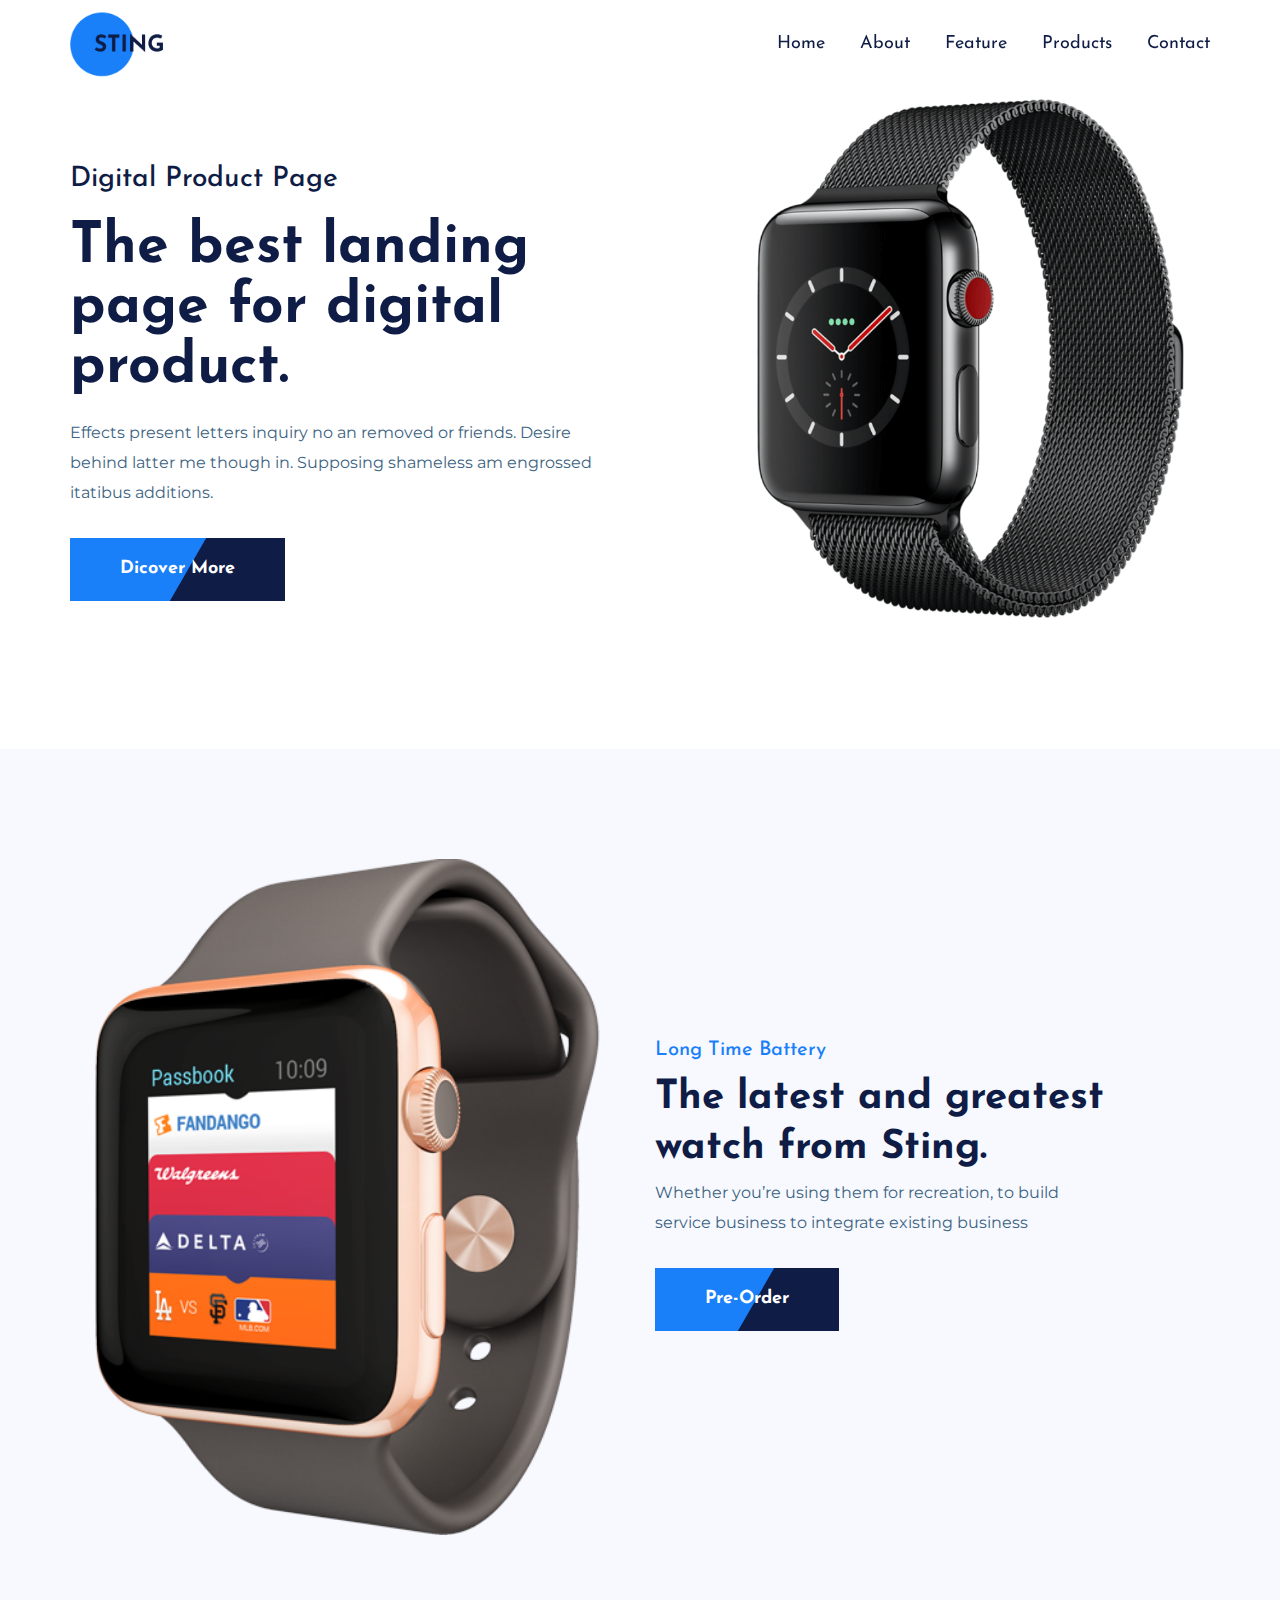
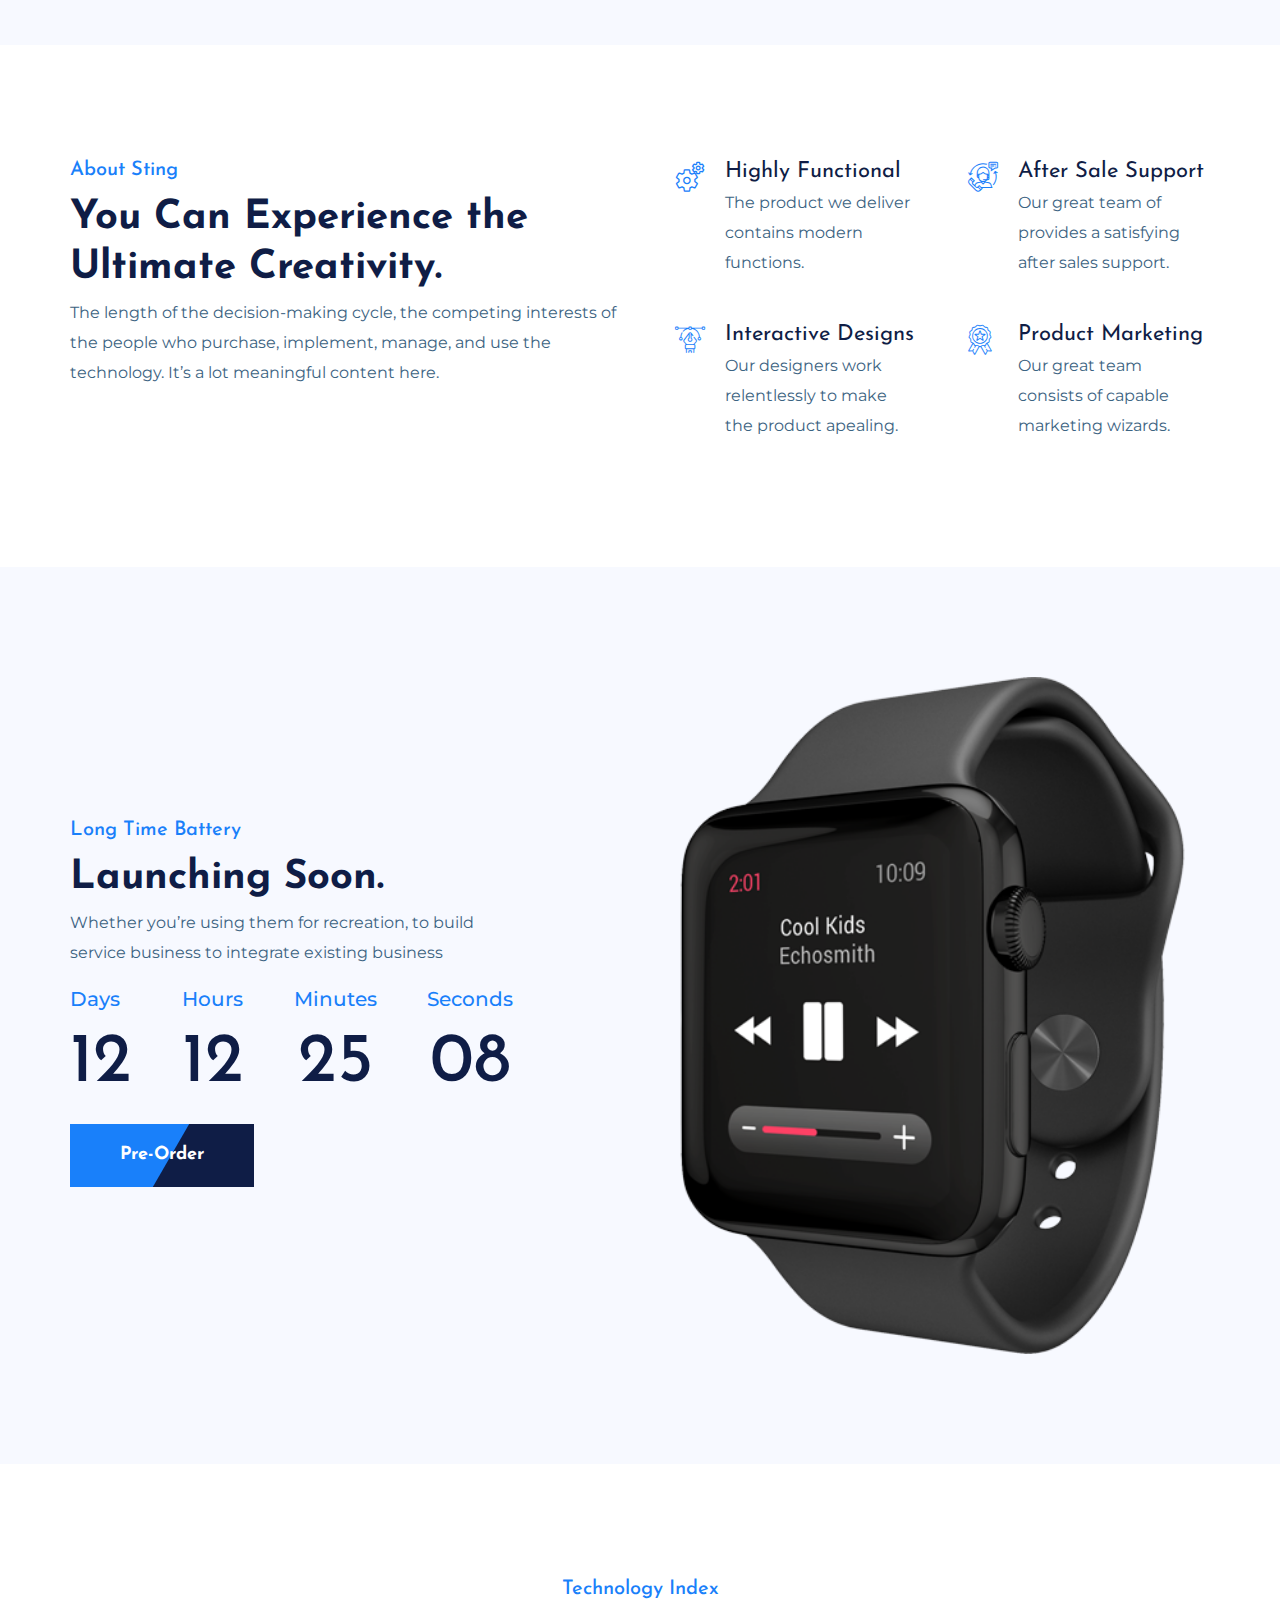
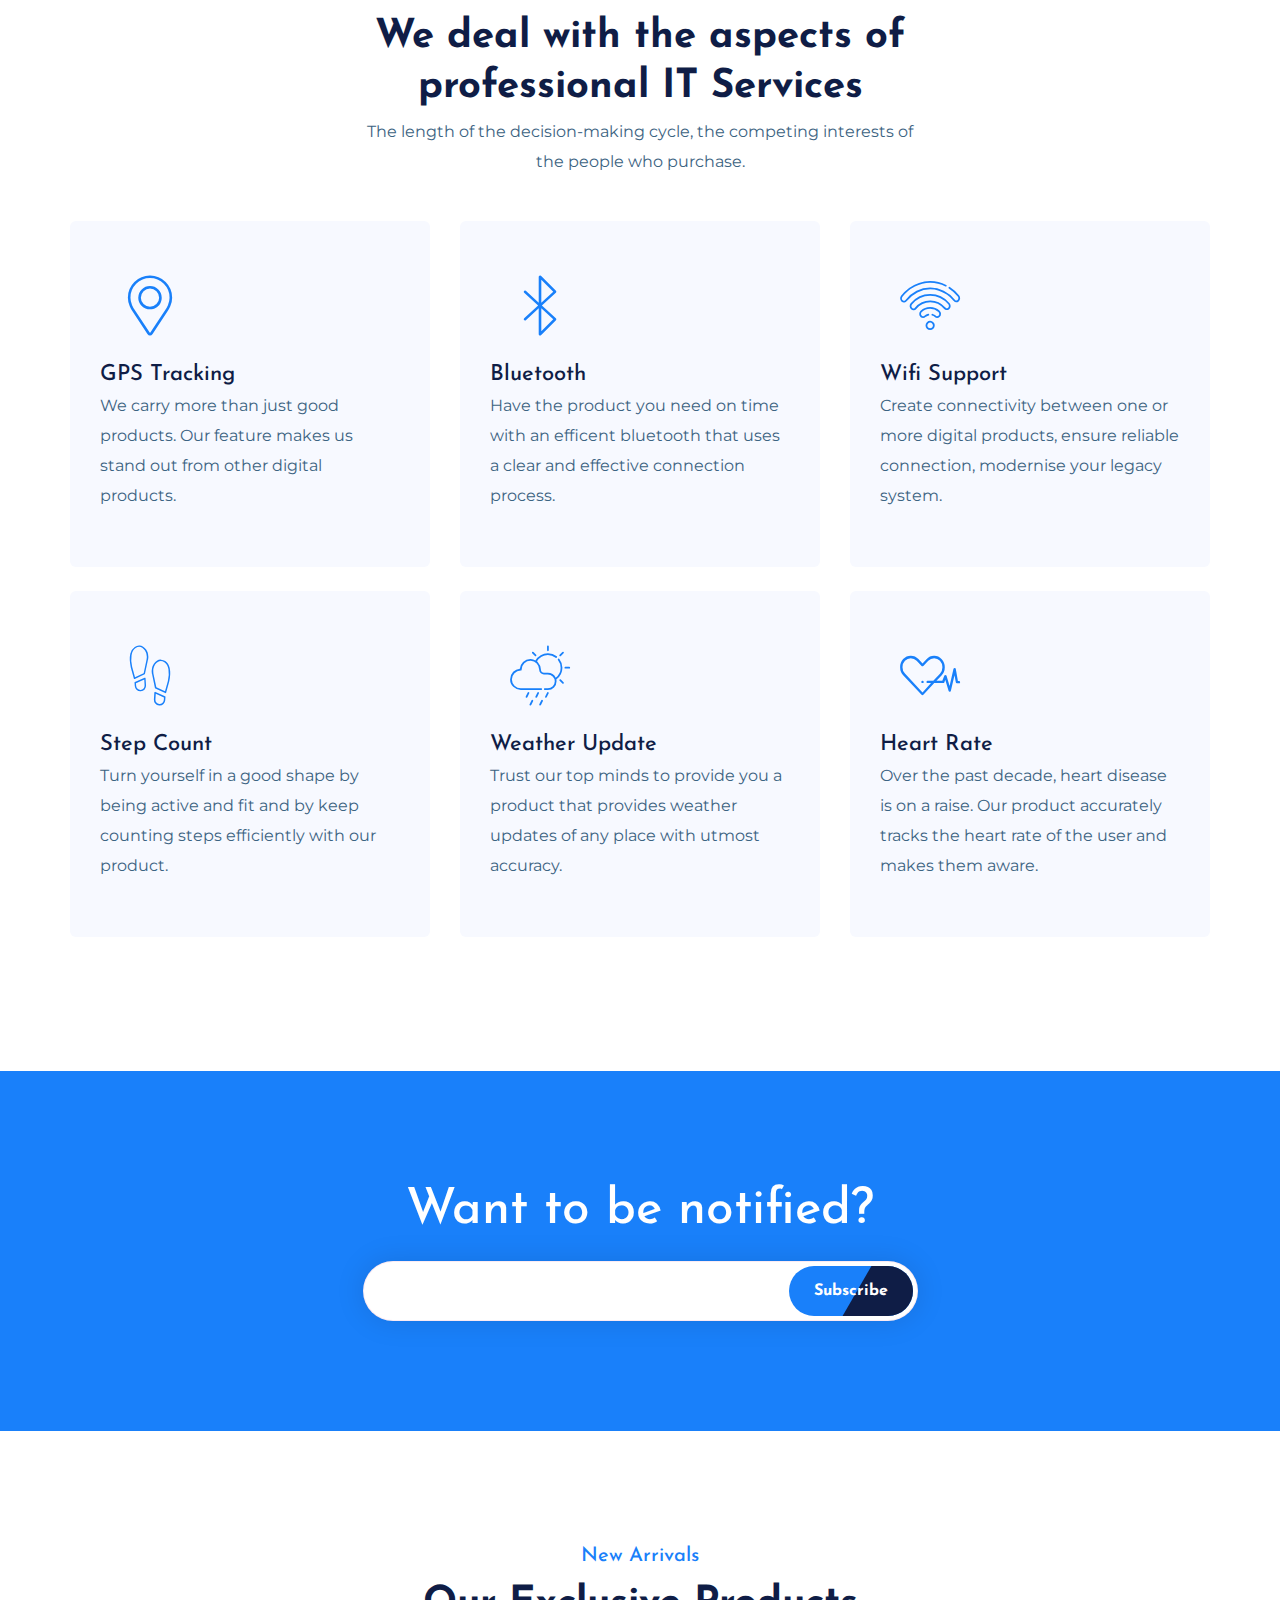
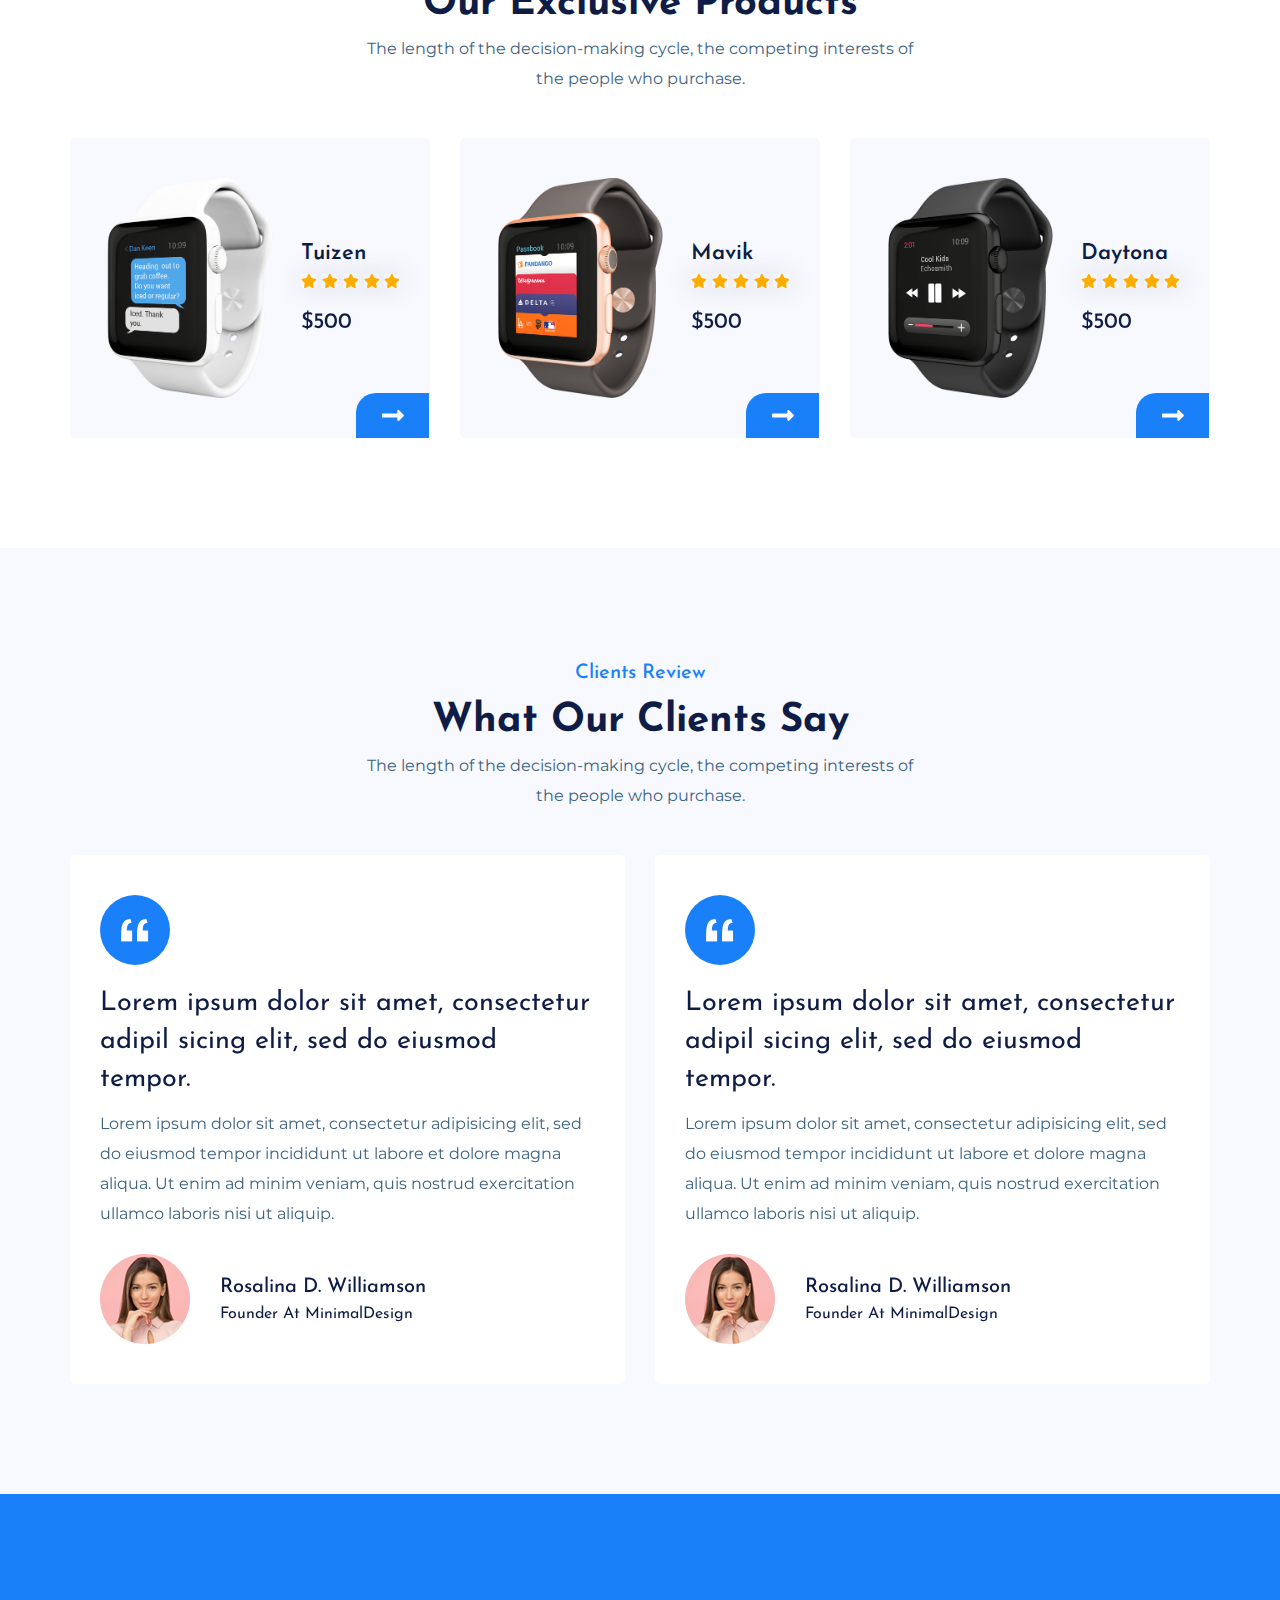
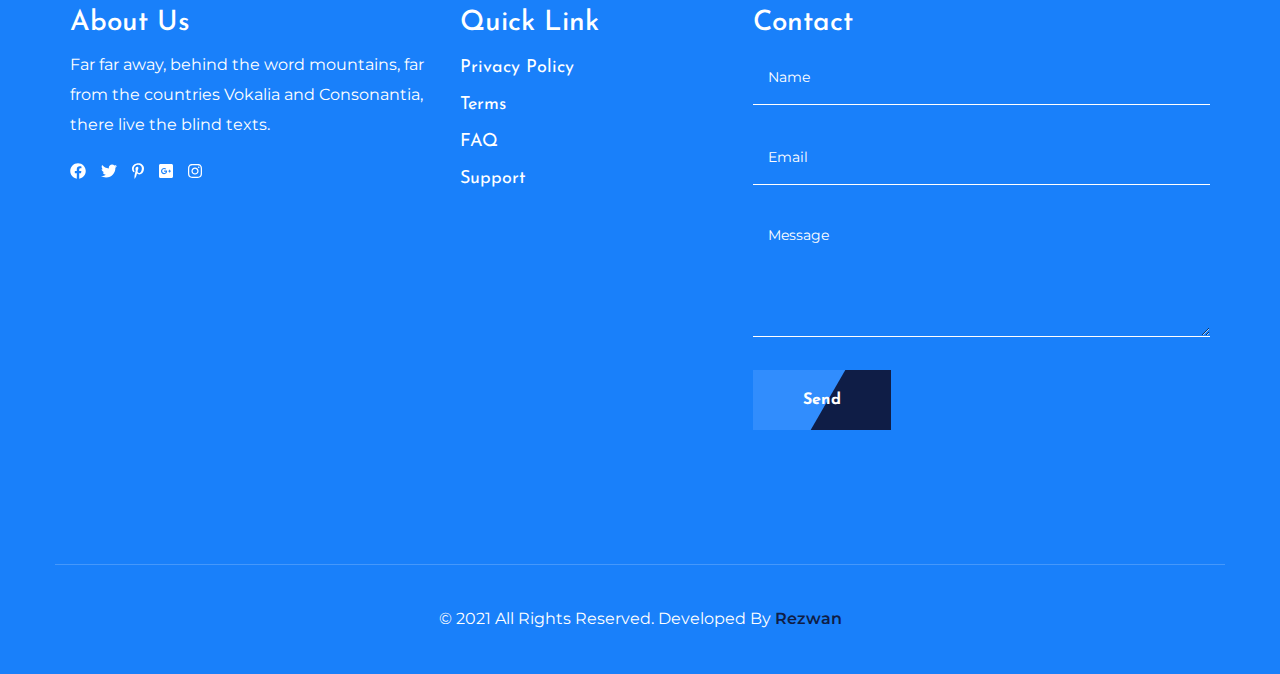
<file: index.html>
<!DOCTYPE html>
<html lang="en">

  <head>
    <meta http-equiv="Content-Type" content="text/html; charset=UTF-8">
    <meta http-equiv="X-UA-Compatible" content="IE=edge" />
    <meta http-equiv="X-UA-Compatible" content="ie=edge">
    <meta name="viewport" content="width=device-width, initial-scale=1.0">
    <title> Sting - Product Landing Page </title>
    <!-- favicon -->
    <link rel="icon" href="assets/images/logo.png" type="image/gif">
    <!-- bootstrap -->
    <link rel="stylesheet" href="assets/css/bootstrap.min.css">
    <!-- fontawesome -->
    <link rel="stylesheet" href="assets/css/all.min.css">
    <!-- mean menu -->
    <link rel="stylesheet" href="assets/css/meanmenu.css">
    <!-- fontawesome -->
    <link rel="stylesheet" href="assets/css/fontawesome.min.css">
    <!-- slick -->
    <link rel="stylesheet" href="assets/css/slick.css">
    <!-- flaticon -->
    <link rel="stylesheet" href="assets/css/font/flaticon.css">
    <!-- style -->
    <link rel="stylesheet" href="assets/css/style.css">
    <!-- responsive -->
    <link rel="stylesheet" href="assets/css/responsive.css">
  </head>

  <body>
    <!-- preloader -->
    <div id="loading">
      <div id="loading-center">
        <div id="loading-center-absolute">
          <div class="object" id="object_four"></div>
          <div class="object" id="object_three"></div>
          <div class="object" id="object_two"></div>
          <div class="object" id="object_one"></div>
        </div>
      </div>
    </div>
    <!-- header -->
    <section class="header">
      <div class="container">
        <div class="row">
          <div class="col-lg-3 col-md-3 d-flex align-items-center">
            <div class="site-logo">
              <a href="index.html">
                <img src="assets/images/logo.png" alt="company logo">
              </a>
            </div>
          </div>
          <div class="col-lg-9 col-md-9 d-flex align-items-center justify-content-end">
            <nav class="main-menu" id="mobile-menu">
              <ul>
                <li>
                  <a href="#">Home</a>
                  <ul class="submenu">
                    <li>
                      <a href="index-2.html">Home Dark</a>
                    </li>
                  </ul>
                </li>
                <li>
                  <a data-scroll href="#about">About</a>
                </li>
                <li>
                  <a data-scroll href="#feature">Feature</a>
                </li>
                <li>
                  <a data-scroll href="#product">Products</a>
                </li>
                <li>
                  <a data-scroll href="#contact">Contact</a>
                </li>
              </ul>
            </nav>
          </div>
          <div class="col-12">
            <div class="mobile-menu"></div>
          </div>
        </div>
      </div>
    </section>

    <!-- hero -->
    <section class="hero">
      <div class="container">
        <div class="row">
          <div class="col-lg-6">
            <div class="left-content">
              <h4>Digital Product Page</h4>
              <h2>The best landing page for digital product.</h2>
              <p>Effects present letters inquiry no an removed or friends. Desire behind latter me though in. Supposing shameless am engrossed itatibus additions.
              </p>
              <div class="links">
                <a href="#" class="button"><span>Dicover More</span> </a>
              </div>
            </div>
          </div>
          <div class="col-lg-6 hero-image responsive-hero-image">
            <div class="right-content ">
              <img src="assets/images/hero1.png" alt="gadgets">
            </div>
          </div>
        </div>
      </div>
    </section>
    <!-- showcase -->
    <section class="showcase">
      <div class="container">
        <div class="row">
          <div class="col-lg-6 col-md-4">
            <div class="left-showcase">
              <img src="assets/images/showcase-1.png" alt="watch">
            </div>
          </div>
          <div class="col-lg-6 col-md-8 d-flex align-items-center">
            <div class="section-title">
              <h5>Long Time Battery</h5>
              <h3>The latest and greatest watch from Sting. </h3>
              <p>Whether you’re using them for recreation, to build <br> service business to integrate existing business</p>
              <div class="links">
                <a href="#" class="button"><span>Pre-Order</span> </a>
              </div>
            </div>
          </div>
        </div>
      </div>
    </section>
    <!-- about -->
    <section class="about" id="about">
      <div class="container">
        <div class="row">
          <div class="col-lg-6 col-md-12">
            <div class="section-title">
              <h5>About Sting</h5>
              <h3>You Can Experience the Ultimate Creativity.</h3>
              <p>The length of the decision-making cycle, the competing interests of the people who purchase, implement, manage, and use the technology. It’s a lot meaningful content here.</p>
            </div>
          </div>
          <div class="col-lg-3 col-md-6">
            <div class="about-content">
              <div class="single-about mb-4">
                <div class="about-icon">
                  <i class="flaticon-settings"></i>
                </div>
                <div class="about-text">
                  <span>Highly Functional</span>
                  <p>The product we deliver contains modern functions.</p>
                </div>
              </div>
              <div class="single-about">
                <div class="about-icon">
                  <i class="flaticon-vector"></i>
                </div>
                <div class="about-text">
                  <span>Interactive Designs</span>
                  <p>Our designers work relentlessly to make the product apealing.</p>
                </div>
              </div>
            </div>
          </div>
          <div class="col-lg-3 col-md-6">
            <div class="about-content">
              <div class="single-about mb-4">
                <div class="about-icon">
                  <i class="flaticon-customer-service"></i>
                </div>
                <div class="about-text">
                  <span> After Sale Support</span>
                  <p>Our great team of provides a satisfying after sales support.</p>
                </div>
              </div>
              <div class="single-about">
                <div class="about-icon">
                  <i class="flaticon-ribbon"></i>
                </div>
                <div class="about-text">
                  <span>Product Marketing </span>
                  <p>Our great team consists of capable marketing wizards.</p>
                </div>
              </div>
            </div>
          </div>
        </div>
      </div>
    </section>
    <!-- launching -->
    <section class="launching">
      <div class="container">
        <div class="row">
          <div class="col-lg-6 col-md-8 d-flex align-items-center">
            <div class="section-title">
              <h5>Long Time Battery</h5>
              <h3>Launching Soon. </h3>
              <p>Whether you’re using them for recreation, to build <br> service business to integrate existing business</p>
              <div class="timer">
                <ul>
                  <li class="days">
                    <span>Days</span>
                    <h2>12</h2>
                  </li>
                  <li class="hours">
                    <span>Hours</span>
                    <h2>12</h2>
                  </li>
                  <li class="minutes">
                    <span>Minutes</span>
                    <h2>25</h2>
                  </li>
                  <li class="seconds">
                    <span>Seconds</span>
                    <h2>08</h2>
                  </li>
                </ul>
              </div>
              <div class="links">
                <a href="#" class="button"><span>Pre-Order</span> </a>
              </div>
            </div>
          </div>
          <div class="col-lg-6 col-md-4">
            <div class="left-showcase responsive-showcase">
              <img src="assets/images/showcase-2.png" alt="watch">
            </div>
          </div>

        </div>
      </div>
    </section>
    <!-- feature -->
    <section class="feature" id="feature">
      <div class="container">
        <div class="row">
          <div class="col-lg-6 offset-lg-3 col-md-12 text-center">
            <div class="section-title">
              <h5>Technology Index</h5>
              <h3>We deal with the aspects of professional IT Services</h3>
              <p>The length of the decision-making cycle, the competing interests of the people who purchase.</p>
            </div>
          </div>
        </div>
        <div class="row mt-4">
          <div class="col-lg-4 col-md-6 mb-4">
            <div class="feature-container">
              <div class="feature-icon">
                <i class="flaticon-pin"></i>
              </div>
              <div class="feature-content">
                <span>GPS Tracking</span>
                <p>We carry more than just good products. Our feature makes us stand out from other digital products.</p>
              </div>
              <div class="shape-one"></div>
              <div class="shape-two"></div>
            </div>
          </div>
          <div class="col-lg-4 col-md-6 mb-4">
            <div class="feature-container">
              <div class="feature-icon">
                <i class="flaticon-bluetooth"></i>
              </div>
              <div class="feature-content">
                <span>Bluetooth</span>
                <p>Have the product you need on time with an efficent bluetooth that uses a clear and effective connection process.</p>
              </div>
              <div class="shape-one"></div>
              <div class="shape-two"></div>
            </div>
          </div>
          <div class="col-lg-4 col-md-6 mb-4">
            <div class="feature-container">
              <div class="feature-icon">
                <i class="flaticon-wifi-signal"></i>
              </div>
              <div class="feature-content">
                <span>Wifi Support</span>
                <p>Create connectivity between one or more digital products, ensure reliable connection, modernise your legacy system.</p>
              </div>
              <div class="shape-one"></div>
              <div class="shape-two"></div>
            </div>
          </div>

          <div class="col-lg-4 col-md-6 mb-4">
            <div class="feature-container">
              <div class="feature-icon">
                <i class="flaticon-footprints"></i>
              </div>
              <div class="feature-content">
                <span>Step Count</span>
                <p>Turn yourself in a good shape by being active and fit and by keep counting steps efficiently with our product.</p>
              </div>
              <div class="shape-one"></div>
              <div class="shape-two"></div>
            </div>
          </div>
          <div class="col-lg-4 col-md-6 mb-4">
            <div class="feature-container">
              <div class="feature-icon">
                <i class="flaticon-cloudy"></i>
              </div>
              <div class="feature-content">
                <span>Weather Update</span>
                <p>Trust our top minds to provide you a product that provides weather updates of any place with utmost accuracy.</p>
              </div>
              <div class="shape-one"></div>
              <div class="shape-two"></div>
            </div>
          </div>
          <div class="col-lg-4 col-md-6 mb-4">
            <div class="feature-container">
              <div class="feature-icon">
                <i class="flaticon-pulse"></i>
              </div>
              <div class="feature-content">
                <span>Heart Rate</span>
                <p>Over the past decade, heart disease is on a raise. Our product accurately tracks the heart rate of the user and makes them aware.</p>
              </div>
              <div class="shape-one"></div>
              <div class="shape-two"></div>
            </div>
          </div>
        </div>
      </div>
    </section>
    <!-- newsletter -->
    <section class="newsletter">
      <div class="container">
        <div class="row">
          <div class="col-lg-6 offset-lg-3 col-md-12">
            <div class="notification">
              <h2>Want to be notified?</h2>
              <form action="#">
                <input type="email" placeholder="Enter email" />
                <button class="button btn-pill"><span>Subscribe</span> </button>
              </form>
            </div>
          </div>
        </div>
      </div>
    </section>
    <!-- products -->
    <section class="product" id="product">
      <div class="container">
        <div class="row">
          <div class="col-lg-6 offset-lg-3 text-center">
            <div class="section-title">
              <h5>New Arrivals</h5>
              <h3>Our Exclusive Products</h3>
              <p>The length of the decision-making cycle, the competing interests of the people who purchase.</p>
            </div>
          </div>
        </div>
        <div class="row mt-4 product-slider">
          <div class="col-lg-12 ">
            <div class="product-container">
              <div class="product-image">
                <img src="assets/images/product-1.png" alt="watch product">
              </div>
              <div class="product-detail">
                <span> Tuizen</span>
                <ul class="stars">
                  <li><i class="fas fa-star"></i></li>
                  <li><i class="fas fa-star"></i></li>
                  <li><i class="fas fa-star"></i></li>
                  <li><i class="fas fa-star"></i></li>
                  <li><i class="fas fa-star"></i></li>
                </ul>
                <div class="price">
                  $500
                </div>
              </div>
            </div>
            <a href="#" class="product-btn">
              <i class="fas fa-long-arrow-alt-right"></i>
            </a>
          </div>
          <div class="col-lg-12 ">
            <div class="product-container">
              <div class="product-image">
                <img src="assets/images/product-2.png" alt="watch product">
              </div>
              <div class="product-detail">
                <span> Mavik</span>
                <ul class="stars">
                  <li><i class="fas fa-star"></i></li>
                  <li><i class="fas fa-star"></i></li>
                  <li><i class="fas fa-star"></i></li>
                  <li><i class="fas fa-star"></i></li>
                  <li><i class="fas fa-star"></i></li>
                </ul>
                <div class="price">
                  $500
                </div>
              </div>
            </div>
            <a href="#" class="product-btn">
              <i class="fas fa-long-arrow-alt-right"></i>
            </a>
          </div>
          <div class="col-lg-12 ">
            <div class="product-container">
              <div class="product-image">
                <img src="assets/images/product-3.png" alt="watch product">
              </div>
              <div class="product-detail">
                <span> Daytona</span>
                <ul class="stars">
                  <li><i class="fas fa-star"></i></li>
                  <li><i class="fas fa-star"></i></li>
                  <li><i class="fas fa-star"></i></li>
                  <li><i class="fas fa-star"></i></li>
                  <li><i class="fas fa-star"></i></li>
                </ul>
                <div class="price">
                  $500
                </div>
              </div>
            </div>
            <a href="#" class="product-btn">
              <i class="fas fa-long-arrow-alt-right"></i>
            </a>
          </div>
          <div class="col-lg-12 ">
            <div class="product-container">
              <div class="product-image">
                <img src="assets/images/product-4.png" alt="watch product">
              </div>
              <div class="product-detail">
                <span> Daytona</span>
                <ul class="stars">
                  <li><i class="fas fa-star"></i></li>
                  <li><i class="fas fa-star"></i></li>
                  <li><i class="fas fa-star"></i></li>
                  <li><i class="fas fa-star"></i></li>
                  <li><i class="fas fa-star"></i></li>
                </ul>
                <div class="price">
                  $500
                </div>
              </div>
            </div>
            <a href="#" class="product-btn">
              <i class="fas fa-long-arrow-alt-right"></i>
            </a>
          </div>
          <div class="col-lg-12 ">
            <div class="product-container">
              <div class="product-image">
                <img src="assets/images/product-1.png" alt="watch product">
              </div>
              <div class="product-detail">
                <span> Daytona</span>
                <ul class="stars">
                  <li><i class="fas fa-star"></i></li>
                  <li><i class="fas fa-star"></i></li>
                  <li><i class="fas fa-star"></i></li>
                  <li><i class="fas fa-star"></i></li>
                  <li><i class="fas fa-star"></i></li>
                </ul>
                <div class="price">
                  $500
                </div>
              </div>
            </div>
            <a href="#" class="product-btn">
              <i class="fas fa-long-arrow-alt-right"></i>
            </a>
          </div>
          <div class="col-lg-12 ">
            <div class="product-container">
              <div class="product-image">
                <img src="assets/images/product-2.png" alt="watch product">
              </div>
              <div class="product-detail">
                <span> Daytona</span>
                <ul class="stars">
                  <li><i class="fas fa-star"></i></li>
                  <li><i class="fas fa-star"></i></li>
                  <li><i class="fas fa-star"></i></li>
                  <li><i class="fas fa-star"></i></li>
                  <li><i class="fas fa-star"></i></li>
                </ul>
                <div class="price">
                  $500
                </div>
              </div>
            </div>
            <a href="#" class="product-btn">
              <i class="fas fa-long-arrow-alt-right"></i>
            </a>
          </div>
        </div>
      </div>
    </section>
    <!-- testimonial -->
    <div class="testimonial">
      <div class="container">
        <div class="row ">
          <div class="col-lg-6 offset-lg-3 text-center">
            <div class="section-title">
              <h5>Clients Review</h5>
              <h3>What Our Clients Say</h3>
              <p>The length of the decision-making cycle, the competing interests of the people who purchase.</p>
            </div>
          </div>
        </div>
        <div class="row mt-4 testimonial-slider">
          <div class="col-lg-12 ">
            <div class="testimonial-box">
              <div class="testimonial-quote">
                <img src="assets/images/tesimonial-quote.png" alt="qoute">
              </div>
              <div class="testimonial-content">
                <span>Lorem ipsum dolor sit amet, consectetur adipil sicing elit, sed do eiusmod tempor.</span>
                <p>Lorem ipsum dolor sit amet, consectetur adipisicing elit, sed do eiusmod tempor incididunt ut labore et dolore magna aliqua. Ut enim ad minim veniam, quis nostrud exercitation ullamco laboris nisi ut aliquip.</p>
              </div>
              <div class="testimonial-author d-flex align-items-center">
                <div class="testimonial-author-icon">
                  <img src="assets/images/client-1.png" alt="woman">
                </div>
                <div class="testimonial-author-designation">
                  <h5>Rosalina D. Williamson</h5>
                  <span>Founder At <span class="company">MinimalDesign</span></span>
                </div>
              </div>
            </div>
          </div>
          <div class="col-lg-12">
            <div class="testimonial-box">
              <div class="testimonial-quote">
                <img src="assets/images/tesimonial-quote.png" alt="qoute">
              </div>
              <div class="testimonial-content">
                <span>Lorem ipsum dolor sit amet, consectetur adipil sicing elit, sed do eiusmod tempor.</span>
                <p>Lorem ipsum dolor sit amet, consectetur adipisicing elit, sed do eiusmod tempor incididunt ut labore et dolore magna aliqua. Ut enim ad minim veniam, quis nostrud exercitation ullamco laboris nisi ut aliquip.</p>
              </div>
              <div class="testimonial-author d-flex align-items-center">
                <div class="testimonial-author-icon">
                  <img src="assets/images/client-1.png" alt="woman">
                </div>
                <div class="testimonial-author-designation">
                  <h5>Rosalina D. Williamson</h5>
                  <span>Founder At <span class="company">MinimalDesign</span></span>
                </div>
              </div>
            </div>
          </div>
          <div class="col-lg-12">
            <div class="testimonial-box">
              <div class="testimonial-quote">
                <img src="assets/images/tesimonial-quote.png" alt="qoute">
              </div>
              <div class="testimonial-content">
                <span>Lorem ipsum dolor sit amet, consectetur adipil sicing elit, sed do eiusmod tempor.</span>
                <p>Lorem ipsum dolor sit amet, consectetur adipisicing elit, sed do eiusmod tempor incididunt ut labore et dolore magna aliqua. Ut enim ad minim veniam, quis nostrud exercitation ullamco laboris nisi ut aliquip.</p>
              </div>
              <div class="testimonial-author d-flex align-items-center">
                <div class="testimonial-author-icon">
                  <img src="assets/images/client-1.png" alt="woman">
                </div>
                <div class="testimonial-author-designation">
                  <h5>Rosalina D. Williamson</h5>
                  <span>Founder At <span class="company">MinimalDesign</span></span>
                </div>
              </div>
            </div>
          </div>
        </div>
      </div>
    </div>
    <!-- footer -->
    <footer>
      <section class="footer" id="contact">
        <div class="container">
          <div class="row">
            <div class=" col-lg-4 col-md-6 col-sm-6 mb-4">
              <div class="widget">
                <h4 class="widget-title">About Us</h4>
                <p>Far far away, behind the word mountains, far from the countries Vokalia and Consonantia, there live the blind texts.</p>
                <ul class="widget-footer-social">
                  <li>
                    <a href="#" target="_blank"><span><i class="fab fa-facebook"></i></span></a>
                  </li>
                  <li>
                    <a href="# " target="_blank"><span><i class="fab fa-twitter"></i></span></a>
                  </li>

                  <li>
                    <a href="# " target="_blank"><span><i class="fab fa-pinterest-p"></i></span></a>
                  </li>
                  <li>
                    <a href="# " target="_blank"><span><i class="fab fa-google-plus-square"></i></span></a>
                  </li>
                  <li>
                    <a href="# " target="_blank"><span><i class="fab fa-instagram"></i></span></a>
                  </li>
                </ul>
              </div>
            </div>
            <div class="col-lg-3 col-md-6 col-sm-6 mb-4">
              <div class="widget">
                <div class="widget-title">
                  <h4>Quick Link</h4>
                  <ul>
                    <li><a href="#">Privacy Policy</a></li>
                    <li><a href="#">Terms</a></li>
                    <li><a href="#">FAQ</a></li>
                    <li><a href="#">Support</a></li>
                  </ul>
                </div>
              </div>
            </div>
            <div class="col-lg-5 col-md-12 col-sm-12 mb-4">
              <div class="widget">
                <h4>Contact</h4>
              </div>
              <form id="contact-form" method="post" action="contact.php" novalidate="true">
                <div class="messages  "></div>
                <div class="controls">
                  <div class="form-group has-error has-danger">
                    <input id="form_name" type="text" name="name" placeholder="Name" required="required">
                  </div>

                  <div class="form-group">
                    <input id="form_email" type="email" name="email" placeholder="Email" required="required">
                  </div>

                  <div class="form-group">
                    <textarea id="form_message" name="message" placeholder="Message" rows="4" required="required"></textarea>
                  </div>

                  <button type="submit" class="button button-contact"><span>Send</span></button>
                </div>
              </form>
            </div>
          </div>
        </div>
      </section>
      <section class="copyright">
        <div class="footer-bottom">
          <div class="container">
            <div class="row">
              <div class="col-lg-12 text-center">
                <div class="reserved">
                  <p>© 2021 All Rights Reserved. Developed By <span>Rezwan</span>
                  </p>
                </div>
              </div>
            </div>
          </div>
        </div>
      </section>
    </footer>

    <!-- back to top button -->
    <div class="top-btn">
      <i class="fas fa-chevron-up"></i>
    </div>

    <!-- jquery -->
    <script src="assets/js/jquery-1.12.4.min.js"></script>
    <!-- bootstrap -->
    <script src="assets/js/bootstrap.min.js"></script>
    <!-- fontawesome js-->
    <script src="assets/js/all.min.js"></script>
    <!-- mean menu js -->
    <script src="assets/js/jquery.meanmenu.min.js"></script>
    <!-- fontawesome js -->
    <script src="assets/js/fontawesome.min.js"></script>
    <!-- slick js-->
    <script src="assets/js/slick.min.js"></script>
    <!-- smooth scroll js-->
    <script src="assets/js/smooth-scroll.polyfills.min.js"></script>
    <!-- ajax js-->
    <script src="assets/js/ajax.js"></script>
    <!-- main -->
    <script src="assets/js/app.js"></script>
  </body>

</html>
</file>
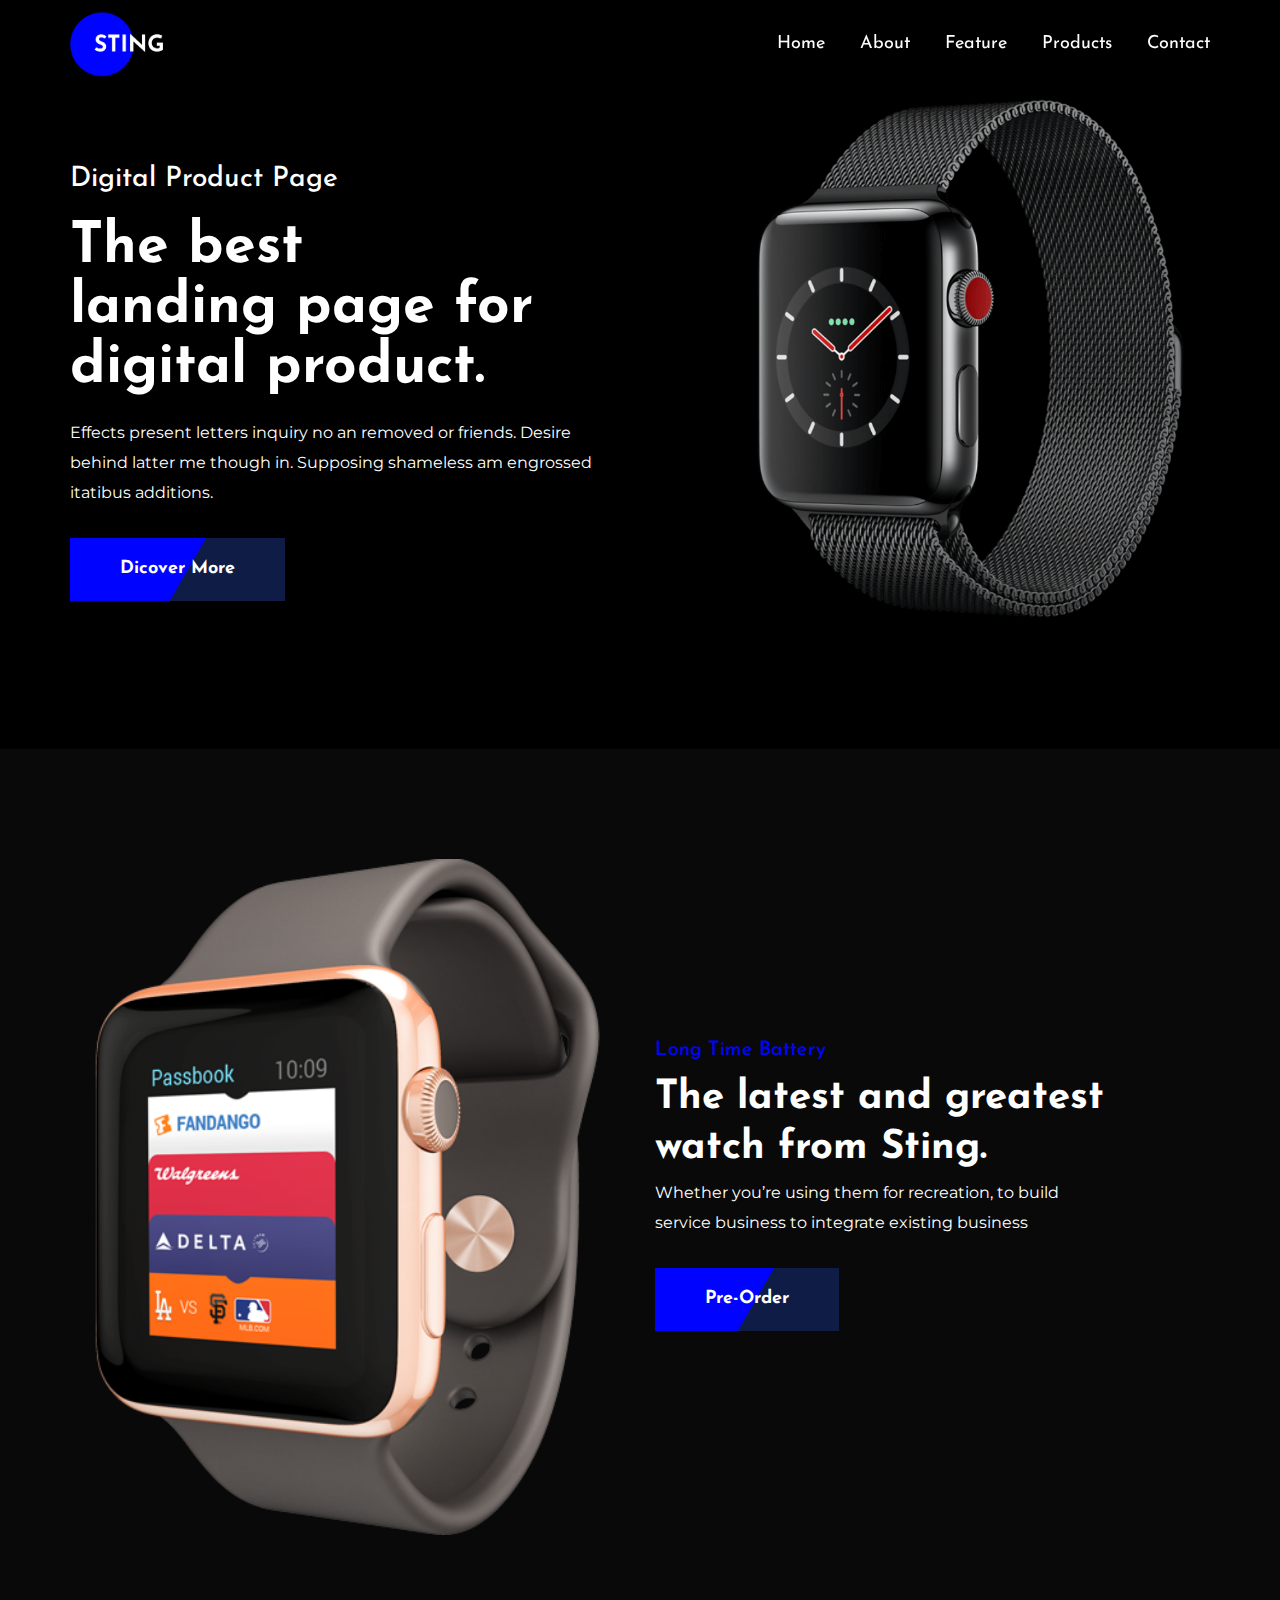
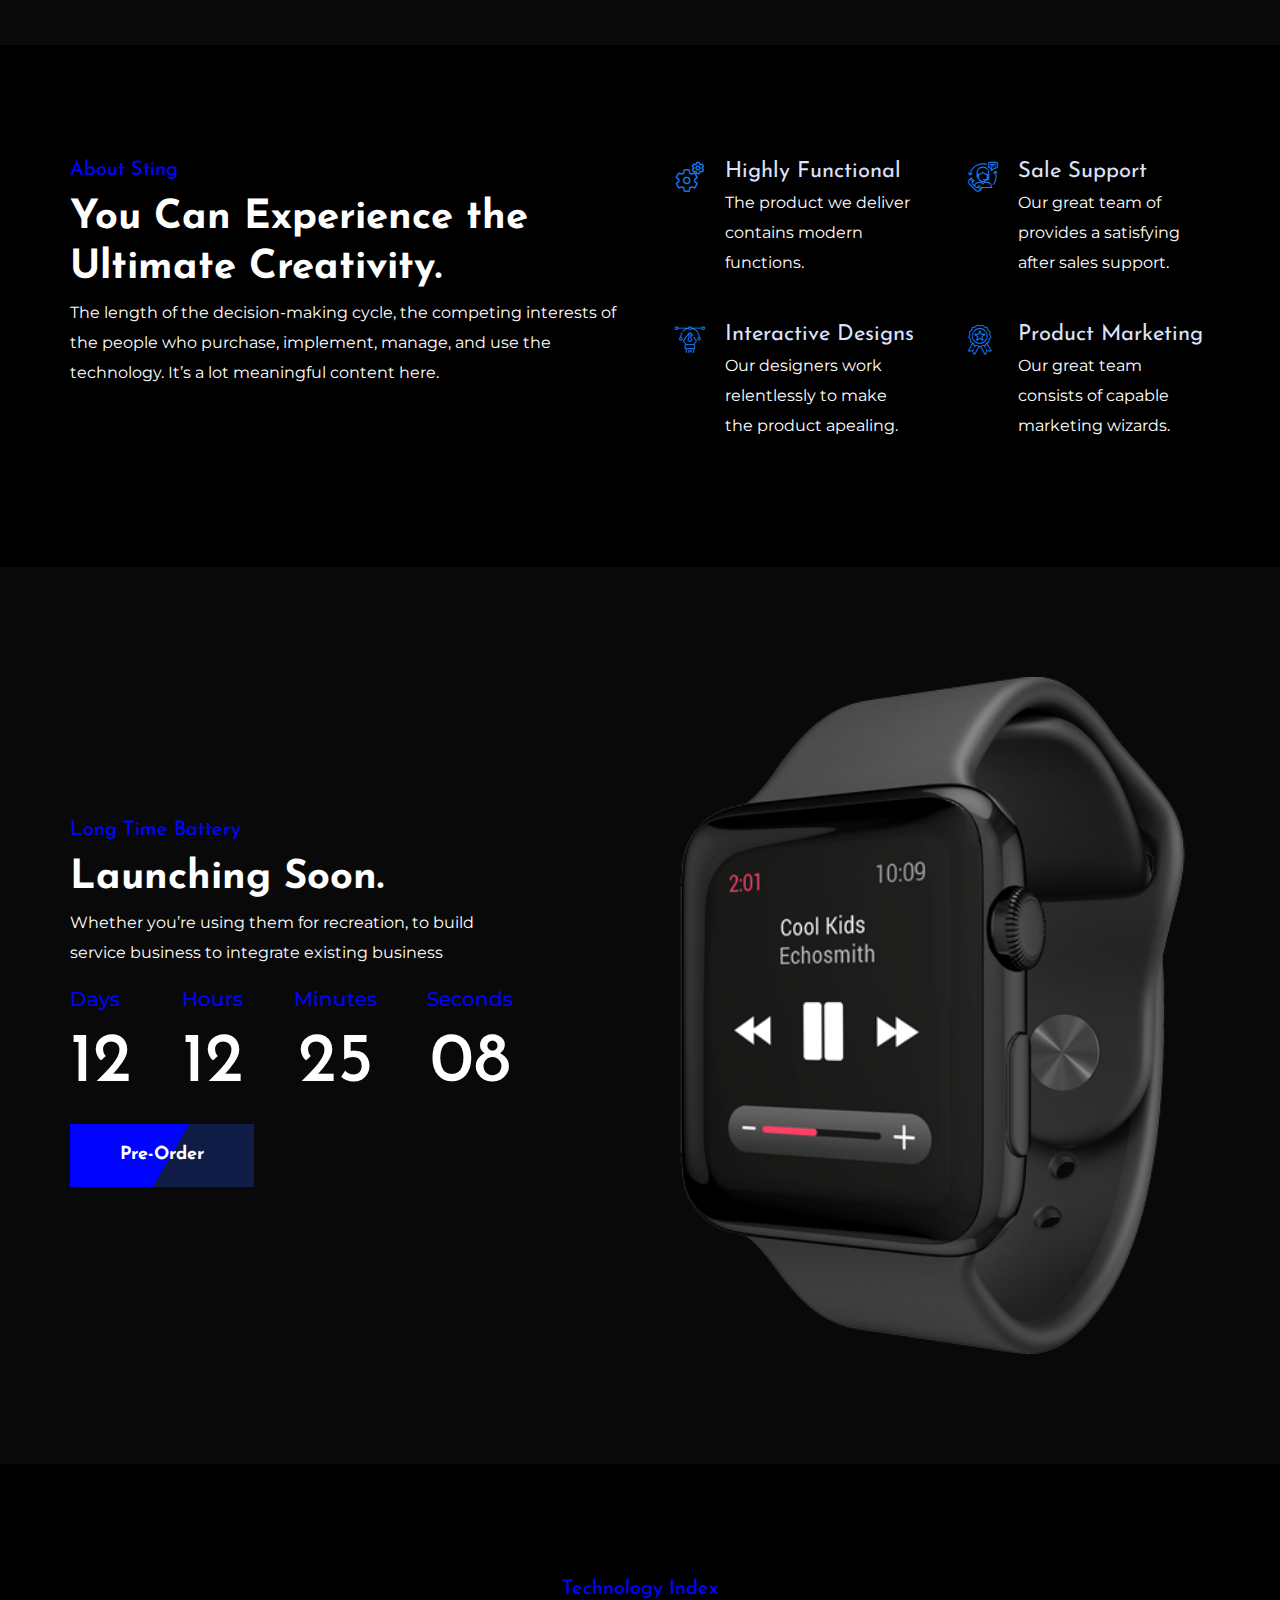
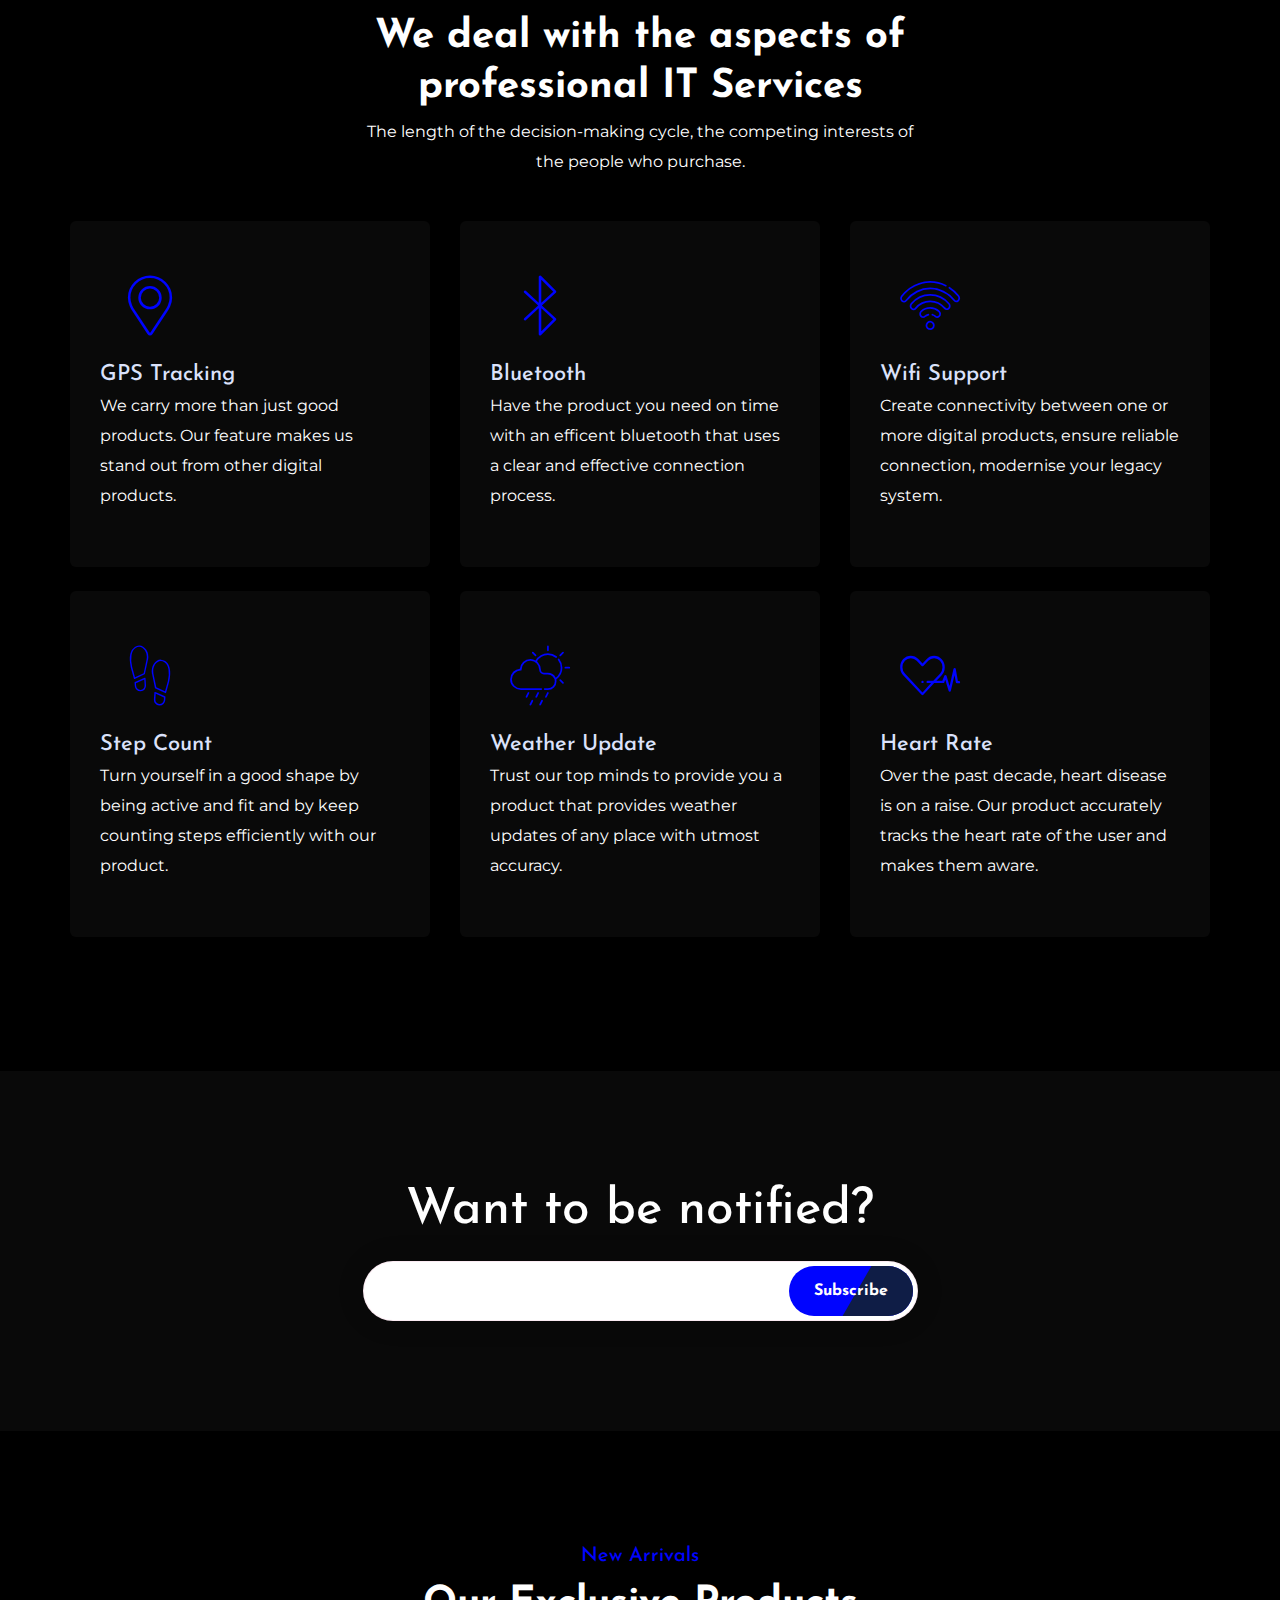
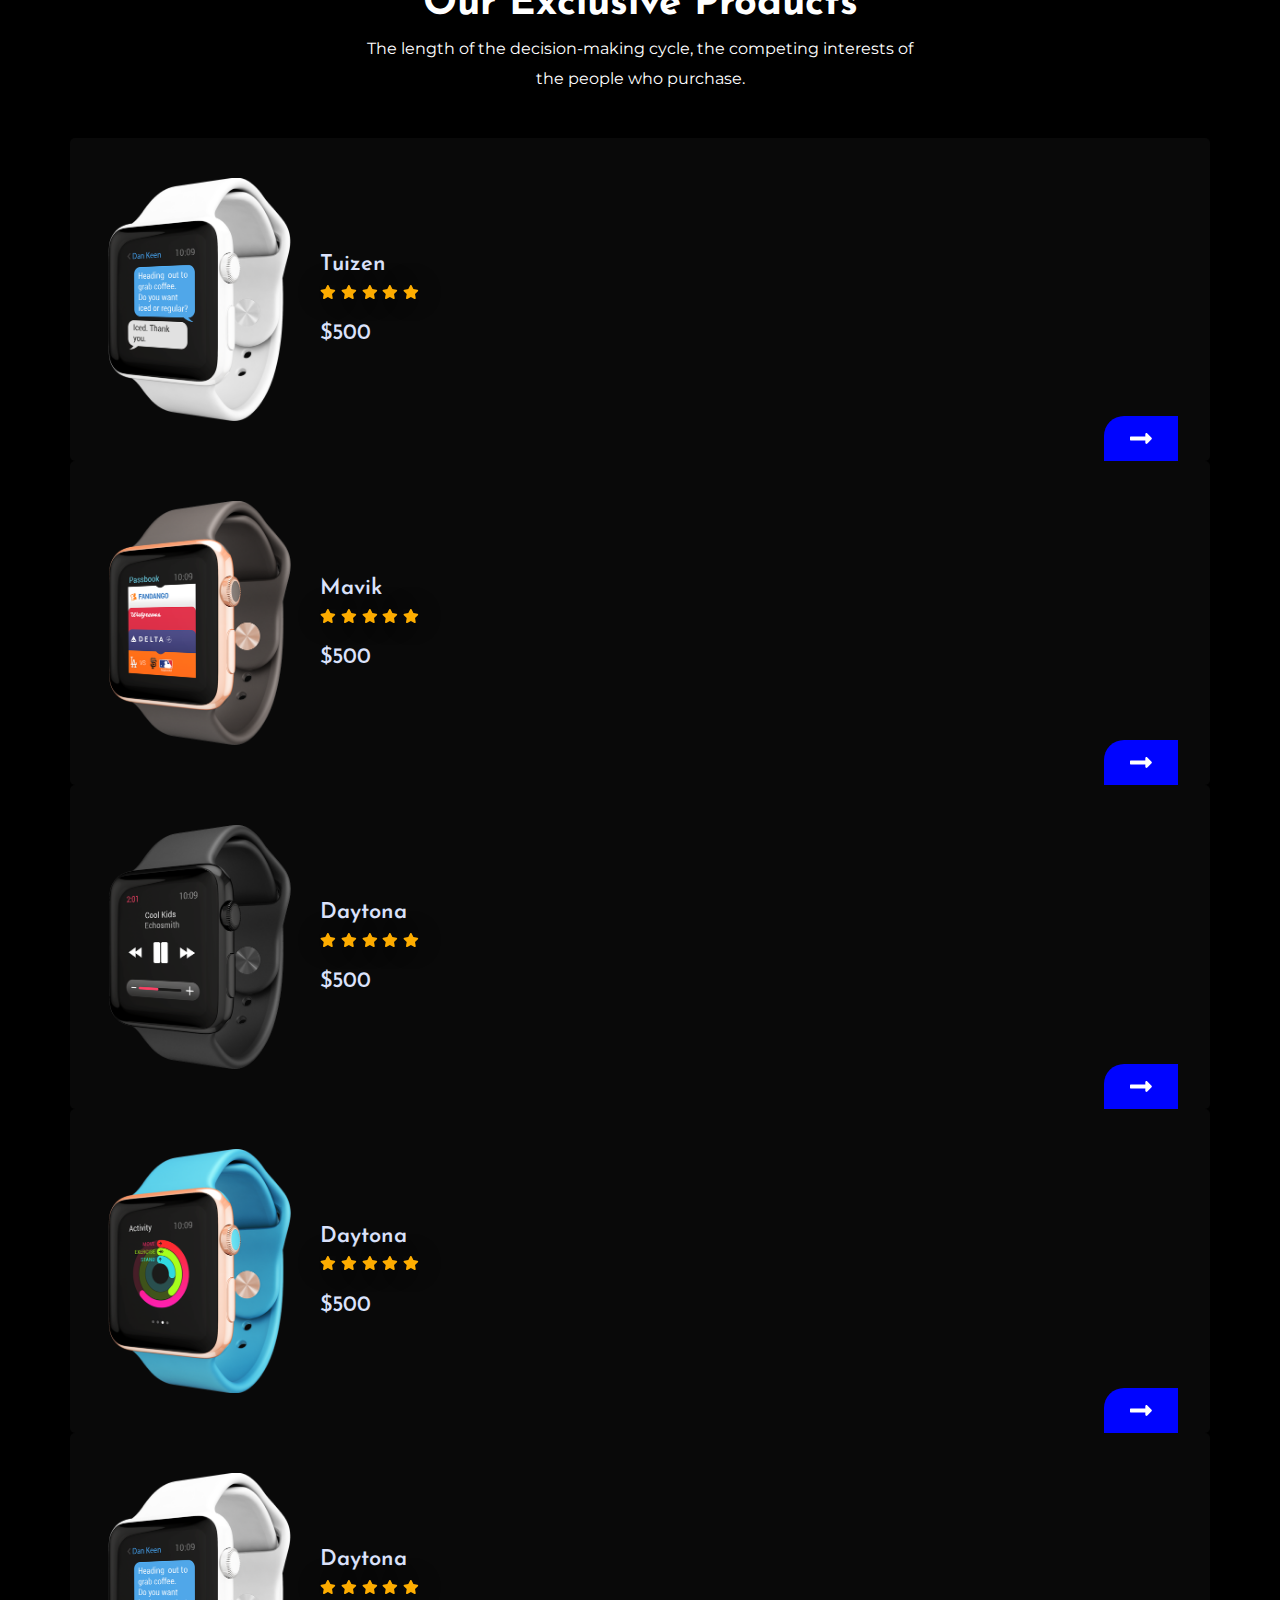
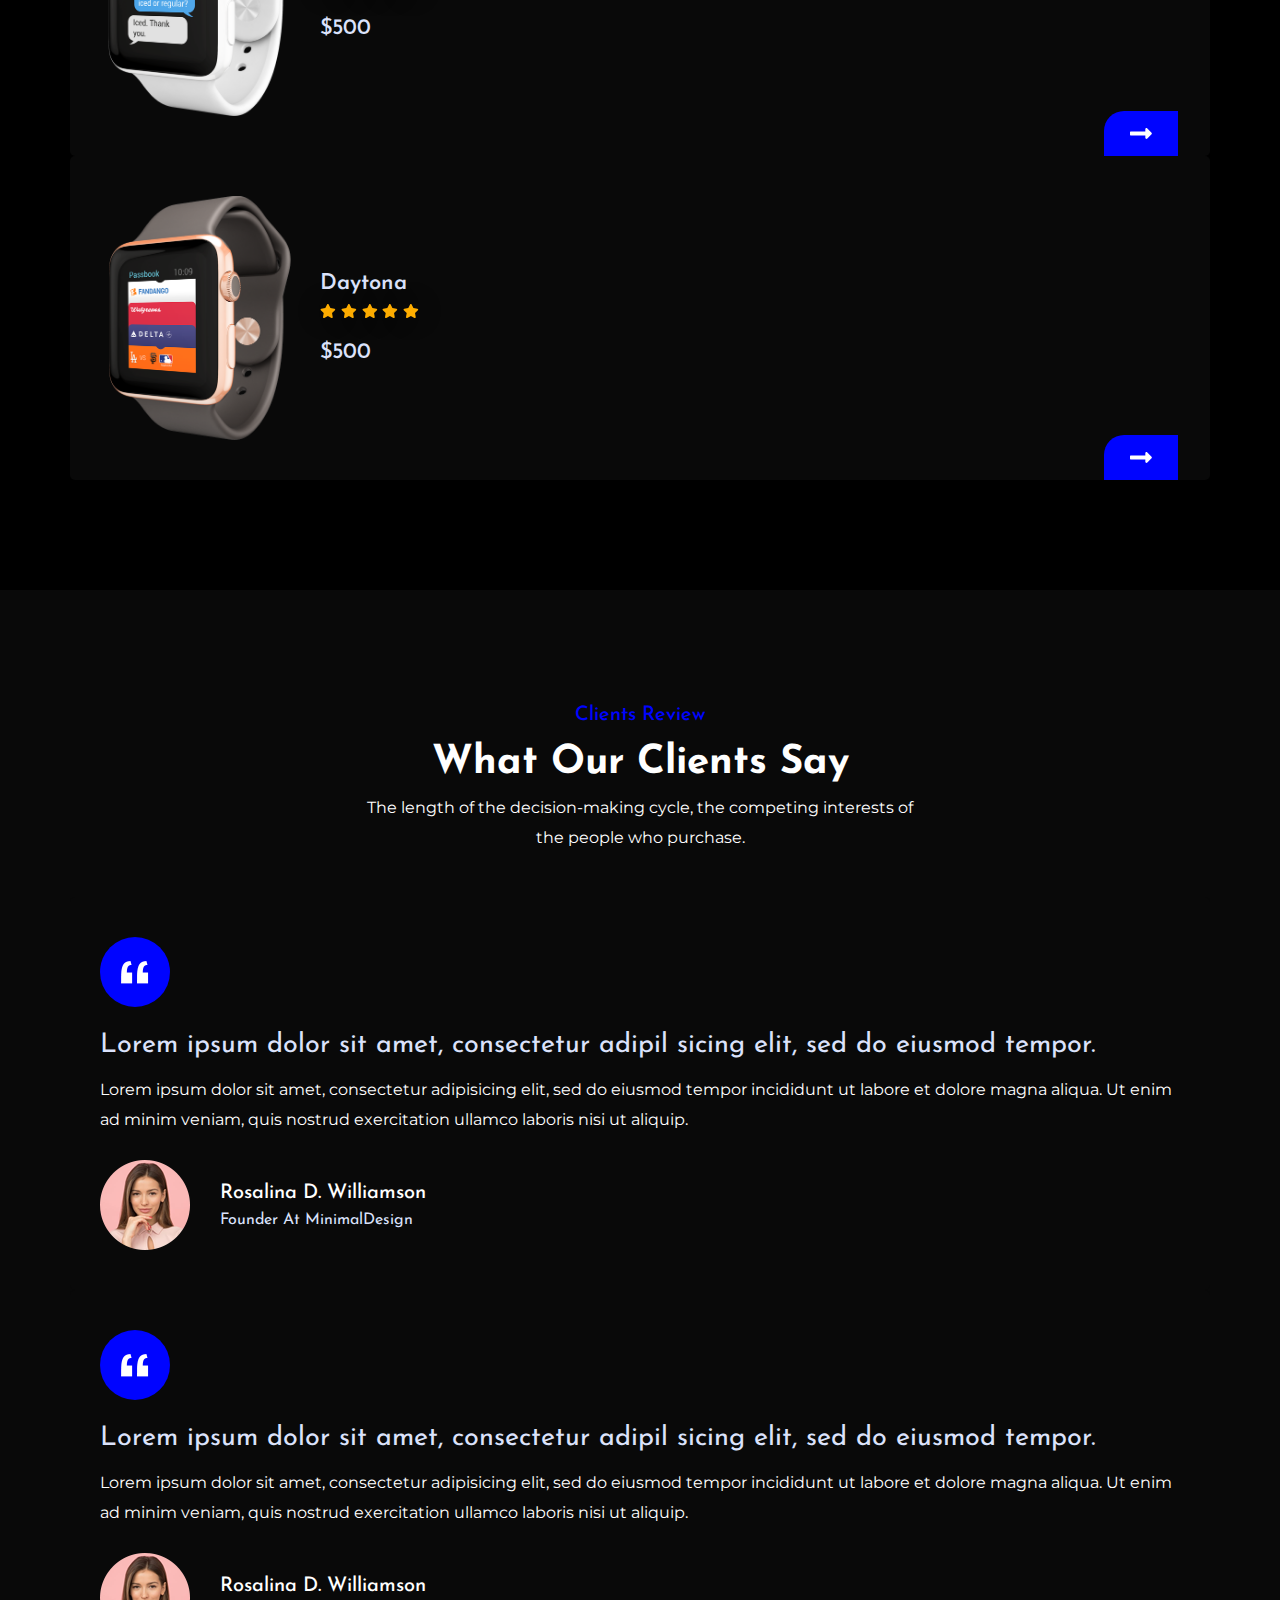
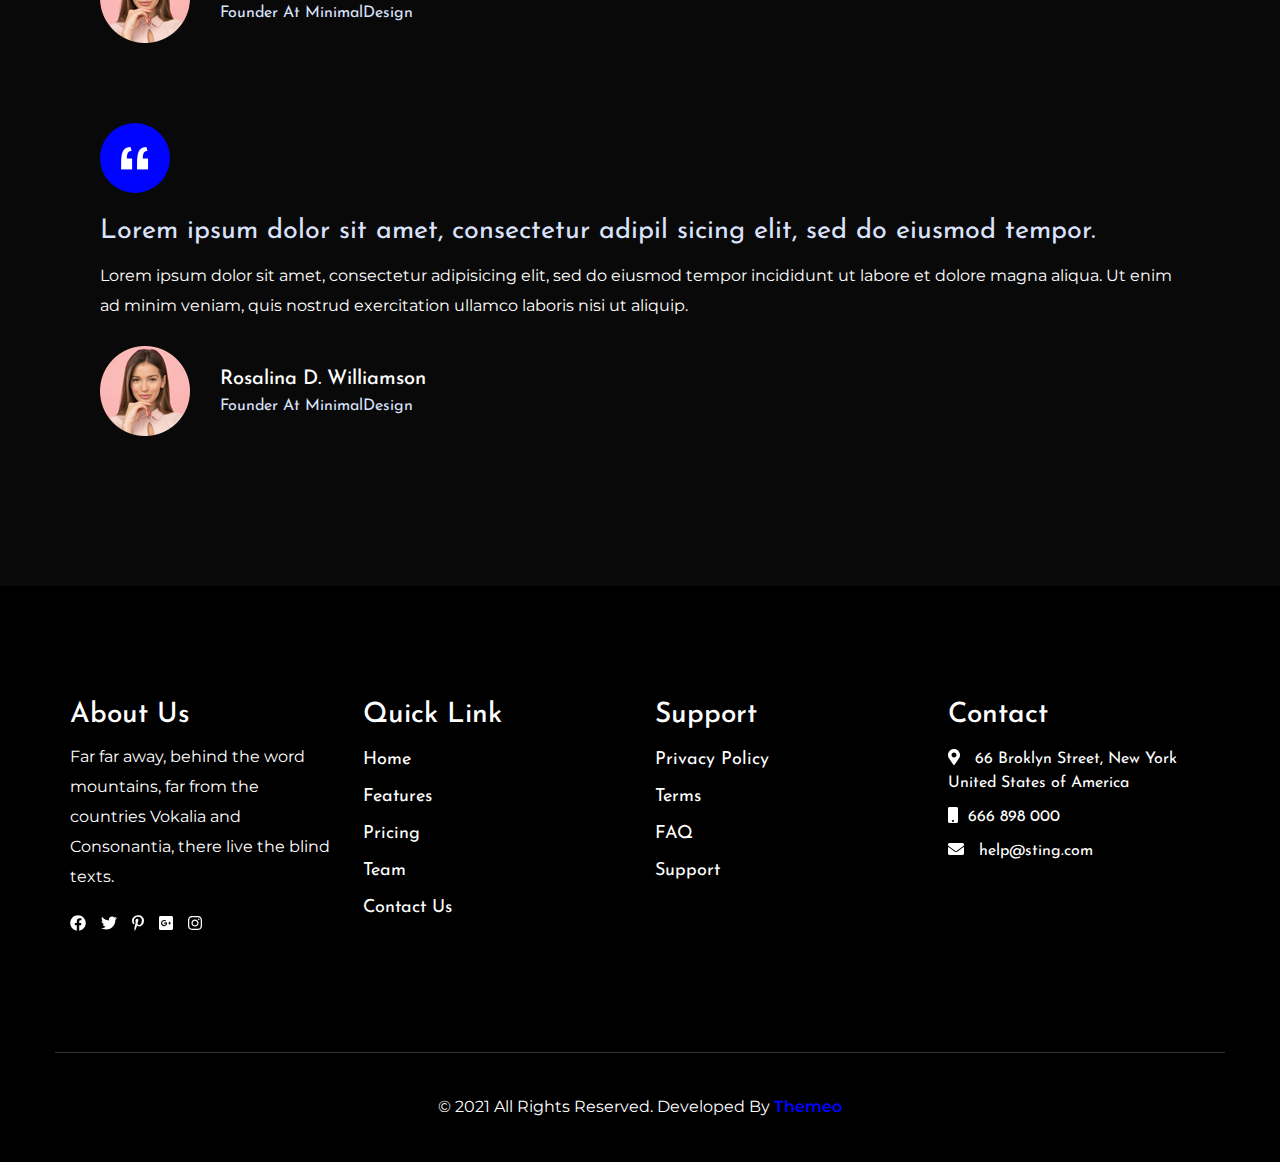
<file: home-dark.html>
<!DOCTYPE html>
<html lang="en">

  <head>
    <meta http-equiv="Content-Type" content="text/html; charset=UTF-8">
    <meta http-equiv="X-UA-Compatible" content="IE=edge" />
    <meta http-equiv="X-UA-Compatible" content="ie=edge">
    <meta name="viewport" content="width=device-width, initial-scale=1.0">
    <title> Sting - Product Landing Page </title>
    <!-- favicon -->
    <link rel="icon" href="assets/images/logo.png" type="image/gif">
    <!-- bootstrap -->
    <link rel="stylesheet" href="assets/css/bootstrap.min.css">
    <!-- fontawesome -->
    <link rel="stylesheet" href="assets/css/all.min.css">
    <!-- mean menu -->
    <link rel="stylesheet" href="assets/css/meanmenu.css">
    <!-- fontawesome -->
    <link rel="stylesheet" href="assets/css/fontawesome.min.css">
    <!-- slick -->
    <link rel="stylesheet" href="assets/css/slick.css">
    <!-- flaticon -->
    <link rel="stylesheet" href="assets/css/font/flaticon.css">
    <!-- style -->
    <link rel="stylesheet" href="assets/css/style.css">
    <!-- dark -->
    <link rel="stylesheet" href="assets/css/dark.css">
    <!-- responsive -->
    <link rel="stylesheet" href="assets/css/responsive.css">
  </head>

  <body>
    <!-- header -->
    <section class="header">
      <div class="container">
        <div class="row">
          <div class="col-lg-3 d-flex align-items-center">
            <div class="site-logo">
              <a href="index.html">
                <img src="assets/images/darklogo.png" alt="company logo">
              </a>
            </div>
          </div>
          <div class="col-lg-9 d-flex align-items-center justify-content-end">
            <nav class="main-menu">
              <ul>
                <li>
                  <a href="#">Home</a>
                </li>
                <li>
                  <a href="#">About</a>
                </li>
                <li>
                  <a href="#">Feature</a>
                </li>
                <li>
                  <a href="#">Products</a>
                </li>
                <li>
                  <a href="#">Contact</a>
                </li>

              </ul>
            </nav>
          </div>
        </div>
      </div>
    </section>

    <!-- hero -->
    <section class="hero">
      <div class="container">
        <div class="row">
          <div class="col-lg-6">
            <div class="left-content">
              <h4>Digital Product Page</h4>
              <h2>The best <br> landing page for digital product.</h2>
              <p>Effects present letters inquiry no an removed or friends. Desire behind latter me though in. Supposing shameless am engrossed itatibus additions.
              </p>
              <div class="links">
                <a href="#" class="button"><span>Dicover More</span> </a>
              </div>
            </div>
          </div>
          <div class="col-lg-6 d-flex justify-content-end">
            <div class="right-content">
              <img src="assets/images/hero1.png" alt="gadgets">
            </div>
          </div>
        </div>
      </div>
    </section>
    <!-- showcase -->
    <section class="showcase">
      <div class="container">
        <div class="row">
          <div class="col-lg-6">
            <div class="left-showcase">
              <img src="assets/images/showcase-1.png" alt="watch">
            </div>
          </div>
          <div class="col-lg-6 d-flex align-items-center">
            <div class="section-title">
              <h5>Long Time Battery</h5>
              <h3>The latest and greatest watch from Sting. </h3>
              <p>Whether you’re using them for recreation, to build <br> service business to integrate existing business</p>
              <div class="links">
                <a href="#" class="button"><span>Pre-Order</span> </a>
              </div>
            </div>
          </div>
        </div>
      </div>
    </section>
    <!-- about -->
    <section class="about">
      <div class="container">
        <div class="row">
          <div class="col-lg-6">
            <div class="section-title">
              <h5>About Sting</h5>
              <h3>You Can Experience the Ultimate Creativity.</h3>
              <p>The length of the decision-making cycle, the competing interests of the people who purchase, implement, manage, and use the technology. It’s a lot meaningful content here.</p>
            </div>
          </div>
          <div class="col-lg-3">
            <div class="about-content">
              <div class="single-about mb-4">
                <div class="about-icon">
                  <i class="flaticon-settings"></i>
                </div>
                <div class="about-text">
                  <span>Highly Functional</span>
                  <p>The product we deliver contains modern functions.</p>
                </div>
              </div>
              <div class="single-about">
                <div class="about-icon">
                  <i class="flaticon-vector"></i>
                </div>
                <div class="about-text">
                  <span>Interactive Designs</span>
                  <p>Our designers work relentlessly to make the product apealing.</p>
                </div>
              </div>
            </div>
          </div>
          <div class="col-lg-3">
            <div class="about-content">
              <div class="single-about mb-4">
                <div class="about-icon">
                  <i class="flaticon-customer-service"></i>
                </div>
                <div class="about-text">
                  <span>Sale Support</span>
                  <p>Our great team of provides a satisfying after sales support.</p>
                </div>
              </div>
              <div class="single-about">
                <div class="about-icon">
                  <i class="flaticon-ribbon"></i>
                </div>
                <div class="about-text">
                  <span>Product Marketing </span>
                  <p>Our great team consists of capable marketing wizards.</p>
                </div>
              </div>
            </div>
          </div>
        </div>
      </div>
    </section>
    <!-- launching -->
    <section class="launching">
      <div class="container">
        <div class="row">
          <div class="col-lg-6 d-flex align-items-center">
            <div class="section-title">
              <h5>Long Time Battery</h5>
              <h3>Launching Soon. </h3>
              <p>Whether you’re using them for recreation, to build <br> service business to integrate existing business</p>
              <div class="timer">
                <ul>
                  <li class="days">
                    <span>Days</span>
                    <h2>12</h2>
                  </li>
                  <li class="hours">
                    <span>Hours</span>
                    <h2>12</h2>
                  </li>
                  <li class="minutes">
                    <span>Minutes</span>
                    <h2>25</h2>
                  </li>
                  <li class="seconds">
                    <span>Seconds</span>
                    <h2>08</h2>
                  </li>
                </ul>
              </div>
              <div class="links">
                <a href="#" class="button"><span>Pre-Order</span> </a>
              </div>
            </div>
          </div>
          <div class="col-lg-6">
            <div class="left-showcase">
              <img src="assets/images/showcase-2.png" alt="watch">
            </div>
          </div>

        </div>
      </div>
    </section>
    <!-- feature -->
    <section class="feature">
      <div class="container">
        <div class="row">
          <div class="col-lg-6 offset-lg-3 text-center">
            <div class="section-title">
              <h5>Technology Index</h5>
              <h3>We deal with the aspects of professional IT Services</h3>
              <p>The length of the decision-making cycle, the competing interests of the people who purchase.</p>
            </div>
          </div>
        </div>
        <div class="row mt-4">
          <div class="col-lg-4 mb-4">
            <div class="feature-container">
              <div class="feature-icon">
                <i class="flaticon-pin"></i>
              </div>
              <div class="feature-content">
                <span>GPS Tracking</span>
                <p>We carry more than just good products. Our feature makes us stand out from other digital products.</p>
              </div>
              <div class="shape-one"></div>
              <div class="shape-two"></div>
            </div>
          </div>
          <div class="col-lg-4 mb-4">
            <div class="feature-container">
              <div class="feature-icon">
                <i class="flaticon-bluetooth"></i>
              </div>
              <div class="feature-content">
                <span>Bluetooth</span>
                <p>Have the product you need on time with an efficent bluetooth that uses a clear and effective connection process.</p>
              </div>
              <div class="shape-one"></div>
              <div class="shape-two"></div>
            </div>
          </div>
          <div class="col-lg-4 mb-4">
            <div class="feature-container">
              <div class="feature-icon">
                <i class="flaticon-wifi-signal"></i>
              </div>
              <div class="feature-content">
                <span>Wifi Support</span>
                <p>Create connectivity between one or more digital products, ensure reliable connection, modernise your legacy system.</p>
              </div>
              <div class="shape-one"></div>
              <div class="shape-two"></div>
            </div>
          </div>

          <div class="col-lg-4 mb-4">
            <div class="feature-container">
              <div class="feature-icon">
                <i class="flaticon-footprints"></i>
              </div>
              <div class="feature-content">
                <span>Step Count</span>
                <p>Turn yourself in a good shape by being active and fit and by keep counting steps efficiently with our product.</p>
              </div>
              <div class="shape-one"></div>
              <div class="shape-two"></div>
            </div>
          </div>
          <div class="col-lg-4 mb-4">
            <div class="feature-container">
              <div class="feature-icon">
                <i class="flaticon-cloudy"></i>
              </div>
              <div class="feature-content">
                <span>Weather Update</span>
                <p>Trust our top minds to provide you a product that provides weather updates of any place with utmost accuracy.</p>
              </div>
              <div class="shape-one"></div>
              <div class="shape-two"></div>
            </div>
          </div>
          <div class="col-lg-4 mb-4">
            <div class="feature-container">
              <div class="feature-icon">
                <i class="flaticon-pulse"></i>
              </div>
              <div class="feature-content">
                <span>Heart Rate</span>
                <p>Over the past decade, heart disease is on a raise. Our product accurately tracks the heart rate of the user and makes them aware.</p>
              </div>
              <div class="shape-one"></div>
              <div class="shape-two"></div>
            </div>
          </div>
        </div>
      </div>
    </section>
    <!-- newsletter -->
    <section class="newsletter">
      <div class="container">
        <div class="row">
          <div class="col-lg-6 offset-lg-3">
            <!-- <div class="section-title white-text text-center">
              <h2>Want to be notified?</h2>
            </div> -->
            <div class="notification">
              <h2>Want to be notified?</h2>
              <form action="#">
                <input type="email" placeholder="Enter email">
                <button class="button btn-pill"><span>Subscribe</span> </button>
              </form>
            </div>
          </div>
        </div>
    </section>
    <!-- products -->
    <section class="product">
      <div class="container">
        <div class="row">
          <div class="col-lg-6 offset-lg-3 text-center">
            <div class="section-title">
              <h5>New Arrivals</h5>
              <h3>Our Exclusive Products</h3>
              <p>The length of the decision-making cycle, the competing interests of the people who purchase.</p>
            </div>
          </div>
        </div>
        <div class="row mt-4 product-slider">
          <div class="col-lg-12">
            <div class="product-container">
              <div class="product-image">
                <img src="assets/images/product-1.png" alt="watch product">
              </div>
              <div class="product-detail">
                <span> Tuizen</span>
                <ul class="stars">
                  <li><i class="fas fa-star"></i></li>
                  <li><i class="fas fa-star"></i></li>
                  <li><i class="fas fa-star"></i></li>
                  <li><i class="fas fa-star"></i></li>
                  <li><i class="fas fa-star"></i></li>
                </ul>
                <div class="price">
                  $500
                </div>
              </div>
            </div>
            <a href="#" class="product-btn">
              <i class="fas fa-long-arrow-alt-right"></i>
            </a>
          </div>
          <div class="col-lg-12">
            <div class="product-container">
              <div class="product-image">
                <img src="assets/images/product-2.png" alt="watch product">
              </div>
              <div class="product-detail">
                <span> Mavik</span>
                <ul class="stars">
                  <li><i class="fas fa-star"></i></li>
                  <li><i class="fas fa-star"></i></li>
                  <li><i class="fas fa-star"></i></li>
                  <li><i class="fas fa-star"></i></li>
                  <li><i class="fas fa-star"></i></li>
                </ul>
                <div class="price">
                  $500
                </div>
              </div>
            </div>
            <a href="#" class="product-btn">
              <i class="fas fa-long-arrow-alt-right"></i>
            </a>
          </div>
          <div class="col-lg-12">
            <div class="product-container">
              <div class="product-image">
                <img src="assets/images/product-3.png" alt="watch product">
              </div>
              <div class="product-detail">
                <span> Daytona</span>
                <ul class="stars">
                  <li><i class="fas fa-star"></i></li>
                  <li><i class="fas fa-star"></i></li>
                  <li><i class="fas fa-star"></i></li>
                  <li><i class="fas fa-star"></i></li>
                  <li><i class="fas fa-star"></i></li>
                </ul>
                <div class="price">
                  $500
                </div>
              </div>
            </div>
            <a href="#" class="product-btn">
              <i class="fas fa-long-arrow-alt-right"></i>
            </a>
          </div>
          <div class="col-lg-12">
            <div class="product-container">
              <div class="product-image">
                <img src="assets/images/product-4.png" alt="watch product">
              </div>
              <div class="product-detail">
                <span> Daytona</span>
                <ul class="stars">
                  <li><i class="fas fa-star"></i></li>
                  <li><i class="fas fa-star"></i></li>
                  <li><i class="fas fa-star"></i></li>
                  <li><i class="fas fa-star"></i></li>
                  <li><i class="fas fa-star"></i></li>
                </ul>
                <div class="price">
                  $500
                </div>
              </div>
            </div>
            <a href="#" class="product-btn">
              <i class="fas fa-long-arrow-alt-right"></i>
            </a>
          </div>
          <div class="col-lg-12">
            <div class="product-container">
              <div class="product-image">
                <img src="assets/images/product-1.png" alt="watch product">
              </div>
              <div class="product-detail">
                <span> Daytona</span>
                <ul class="stars">
                  <li><i class="fas fa-star"></i></li>
                  <li><i class="fas fa-star"></i></li>
                  <li><i class="fas fa-star"></i></li>
                  <li><i class="fas fa-star"></i></li>
                  <li><i class="fas fa-star"></i></li>
                </ul>
                <div class="price">
                  $500
                </div>
              </div>
            </div>
            <a href="#" class="product-btn">
              <i class="fas fa-long-arrow-alt-right"></i>
            </a>
          </div>
          <div class="col-lg-12">
            <div class="product-container">
              <div class="product-image">
                <img src="assets/images/product-2.png" alt="watch product">
              </div>
              <div class="product-detail">
                <span> Daytona</span>
                <ul class="stars">
                  <li><i class="fas fa-star"></i></li>
                  <li><i class="fas fa-star"></i></li>
                  <li><i class="fas fa-star"></i></li>
                  <li><i class="fas fa-star"></i></li>
                  <li><i class="fas fa-star"></i></li>
                </ul>
                <div class="price">
                  $500
                </div>
              </div>
            </div>
            <a href="#" class="product-btn">
              <i class="fas fa-long-arrow-alt-right"></i>
            </a>
          </div>
        </div>
      </div>
    </section>
    <!-- testimonial -->
    <div class="testimonial">
      <div class="container">
        <div class="row ">
          <div class="col-lg-6 offset-lg-3 text-center">
            <div class="section-title">
              <h5>Clients Review</h5>
              <h3>What Our Clients Say</h3>
              <p>The length of the decision-making cycle, the competing interests of the people who purchase.</p>
            </div>
          </div>
        </div>
        <div class="row mt-4 testimonial-slider">
          <div class="col-lg-12">
            <div class="testimonial-box">
              <div class="testimonial-quote">
                <img src="assets/images/tesimonial-quote.png" alt="qoute">
              </div>
              <div class="testimonial-content">
                <span>Lorem ipsum dolor sit amet, consectetur adipil sicing elit, sed do eiusmod tempor.</span>
                <p>Lorem ipsum dolor sit amet, consectetur adipisicing elit, sed do eiusmod tempor incididunt ut labore et dolore magna aliqua. Ut enim ad minim veniam, quis nostrud exercitation ullamco laboris nisi ut aliquip.</p>
              </div>
              <div class="testimonial-author d-flex align-items-center">
                <div class="testimonial-author-icon">
                  <img src="assets/images/client-1.png" alt="woman">
                </div>
                <div class="testimonial-author-designation">
                  <h5>Rosalina D. Williamson</h5>
                  <span>Founder At <span class="company">MinimalDesign</span></span>
                </div>
              </div>
            </div>
          </div>
          <div class="col-lg-12">
            <div class="testimonial-box">
              <div class="testimonial-quote">
                <img src="assets/images/tesimonial-quote.png" alt="qoute">
              </div>
              <div class="testimonial-content">
                <span>Lorem ipsum dolor sit amet, consectetur adipil sicing elit, sed do eiusmod tempor.</span>
                <p>Lorem ipsum dolor sit amet, consectetur adipisicing elit, sed do eiusmod tempor incididunt ut labore et dolore magna aliqua. Ut enim ad minim veniam, quis nostrud exercitation ullamco laboris nisi ut aliquip.</p>
              </div>
              <div class="testimonial-author d-flex align-items-center">
                <div class="testimonial-author-icon">
                  <img src="assets/images/client-1.png" alt="woman">
                </div>
                <div class="testimonial-author-designation">
                  <h5>Rosalina D. Williamson</h5>
                  <span>Founder At <span class="company">MinimalDesign</span></span>
                </div>
              </div>
            </div>
          </div>
          <div class="col-lg-12">
            <div class="testimonial-box">
              <div class="testimonial-quote">
                <img src="assets/images/tesimonial-quote.png" alt="qoute">
              </div>
              <div class="testimonial-content">
                <span>Lorem ipsum dolor sit amet, consectetur adipil sicing elit, sed do eiusmod tempor.</span>
                <p>Lorem ipsum dolor sit amet, consectetur adipisicing elit, sed do eiusmod tempor incididunt ut labore et dolore magna aliqua. Ut enim ad minim veniam, quis nostrud exercitation ullamco laboris nisi ut aliquip.</p>
              </div>
              <div class="testimonial-author d-flex align-items-center">
                <div class="testimonial-author-icon">
                  <img src="assets/images/client-1.png" alt="woman">
                </div>
                <div class="testimonial-author-designation">
                  <h5>Rosalina D. Williamson</h5>
                  <span>Founder At <span class="company">MinimalDesign</span></span>
                </div>
              </div>
            </div>
          </div>
        </div>
      </div>
    </div>
    <!-- footer -->
    <footer>
      <section class="footer">
        <div class="container">
          <div class="row">
            <div class=" col-lg-3">
              <div class="widget">
                <h4 class="widget-title">About Us</h4>
                <p>Far far away, behind the word mountains, far from the countries Vokalia and Consonantia, there live the blind texts.</p>
                <ul class="widget-footer-social">
                  <li>
                    <a href="#" target="_blank"><span><i class="fab fa-facebook"></i></span></a>
                  </li>
                  <li>
                    <a href="# " target="_blank"><span><i class="fab fa-twitter"></i></span></a>
                  </li>

                  <li>
                    <a href="# " target="_blank"><span><i class="fab fa-pinterest-p"></i></span></a>
                  </li>
                  <li>
                    <a href="# " target="_blank"><span><i class="fab fa-google-plus-square"></i></span></a>
                  </li>
                  <li>
                    <a href="# " target="_blank"><span><i class="fab fa-instagram"></i></span></a>
                  </li>
                </ul>
              </div>
            </div>
            <div class="col-lg-3">
              <div class="widget">
                <div class="widget-title">
                  <h4>Quick Link</h4>
                  <ul>
                    <li><a href="#">Home</a></li>
                    <li><a href="#">Features</a></li>
                    <li><a href="#">Pricing</a></li>
                    <li><a href="#">Team</a></li>
                    <li><a href="#">Contact Us</a></li>
                  </ul>
                </div>
              </div>
            </div>
            <div class="col-lg-3">
              <div class="widget">
                <h4>Support</h4>
                <ul>
                  <li><a href="#">Privacy Policy</a></li>
                  <li><a href="#">Terms</a></li>
                  <li><a href="#">FAQ</a></li>
                  <li><a href="#">Support</a></li>
                </ul>
              </div>
            </div>
            <div class="col-md-3">
              <div class="widget">
                <h4>Contact</h4>
                <ul class="contact-info">
                  <li><i class="fas fa-map-marker-alt"></i> 66 Broklyn Street, New York <br>United States of America</li>
                  <li><i class="fas fa-mobile"></i>666 898 000</li>
                  <li><i class="fas fa-envelope"></i> help@sting.com</li>
                </ul>
              </div>
            </div>
          </div>
        </div>
      </section>
      <section class="copyright">
        <div class="footer-bottom">
          <div class="container">
            <div class="row">
              <div class="col-lg-12 text-center">
                <div class="reserved">
                  <p>© 2021 All Rights Reserved. Developed By <span>Themeo</span></a>
                  </p>
                </div>
              </div>

            </div>
          </div>
        </div>
      </section>
    </footer>


    <!-- jquery -->
    <script src="assets/js/jquery-1.12.4.min.js"></script>
    <!-- bootstrap -->
    <script src="assets/js/bootstrap.min.js"></script>
    <!-- fontawesome js-->
    <script src="assets/js/all.min.js"></script>
    <!-- mean menu js -->
    <script src="assets/js/jquery.meanmenu.min.js"></script>
    <!-- fontawesome js -->
    <script src="assets/js/fontawesome.min.js"></script>
    <!-- slick js-->
    <script src="assets/js/slick.min.js"></script>
    <!-- main -->
    <script src="assets/js/app.js"></script>
  </body>

</html>
</file>
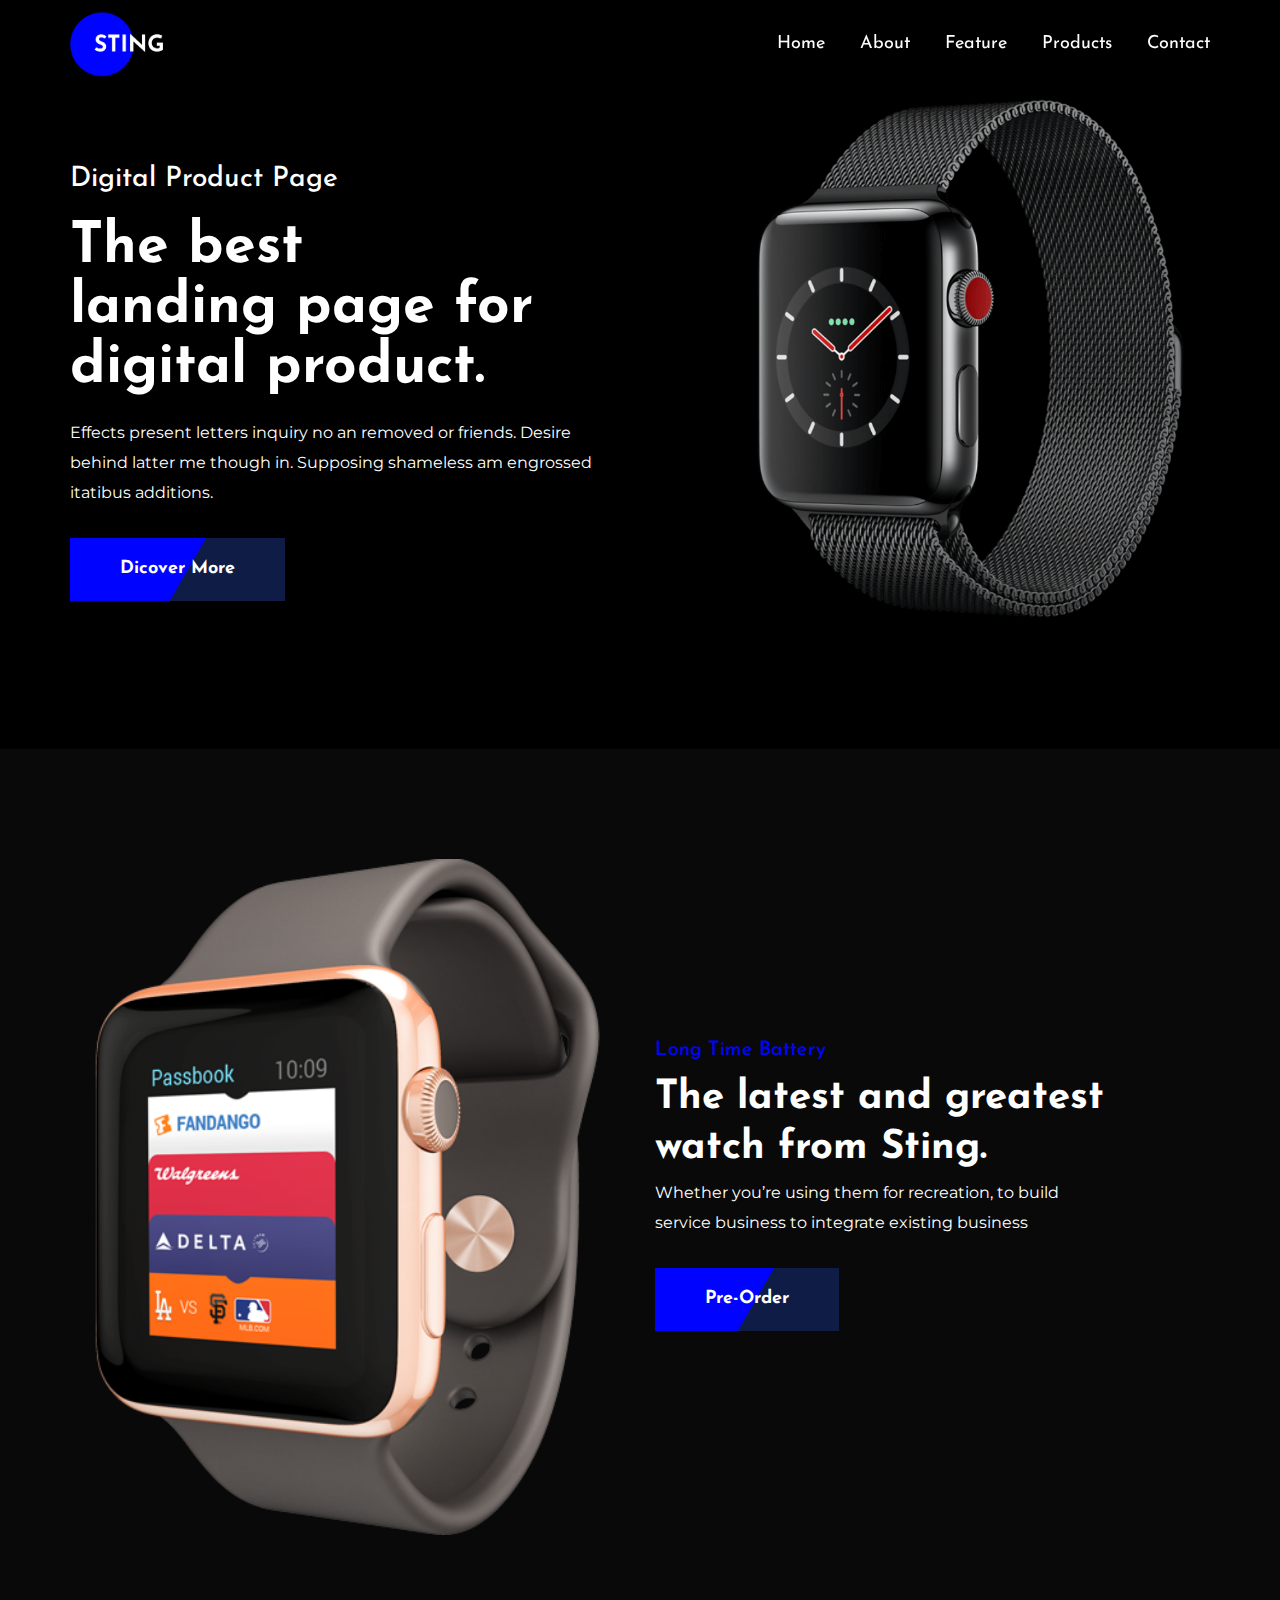
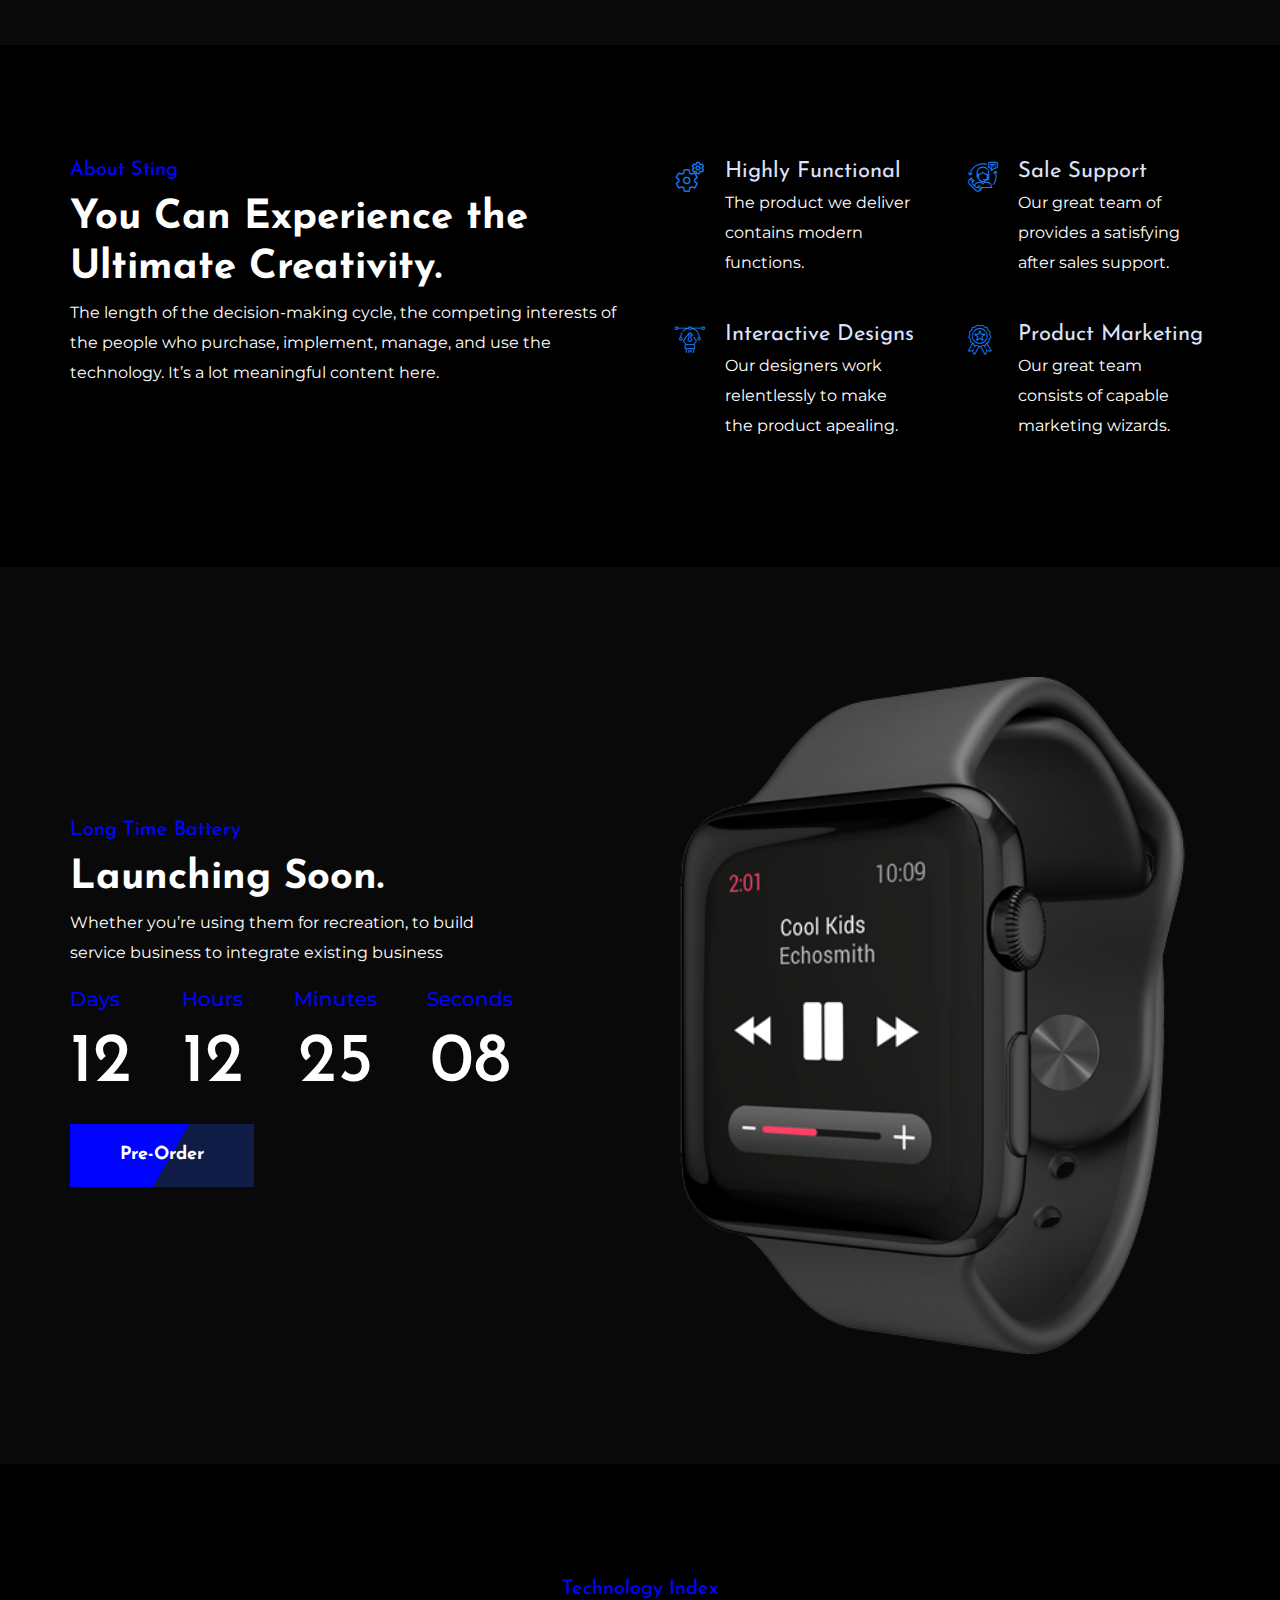
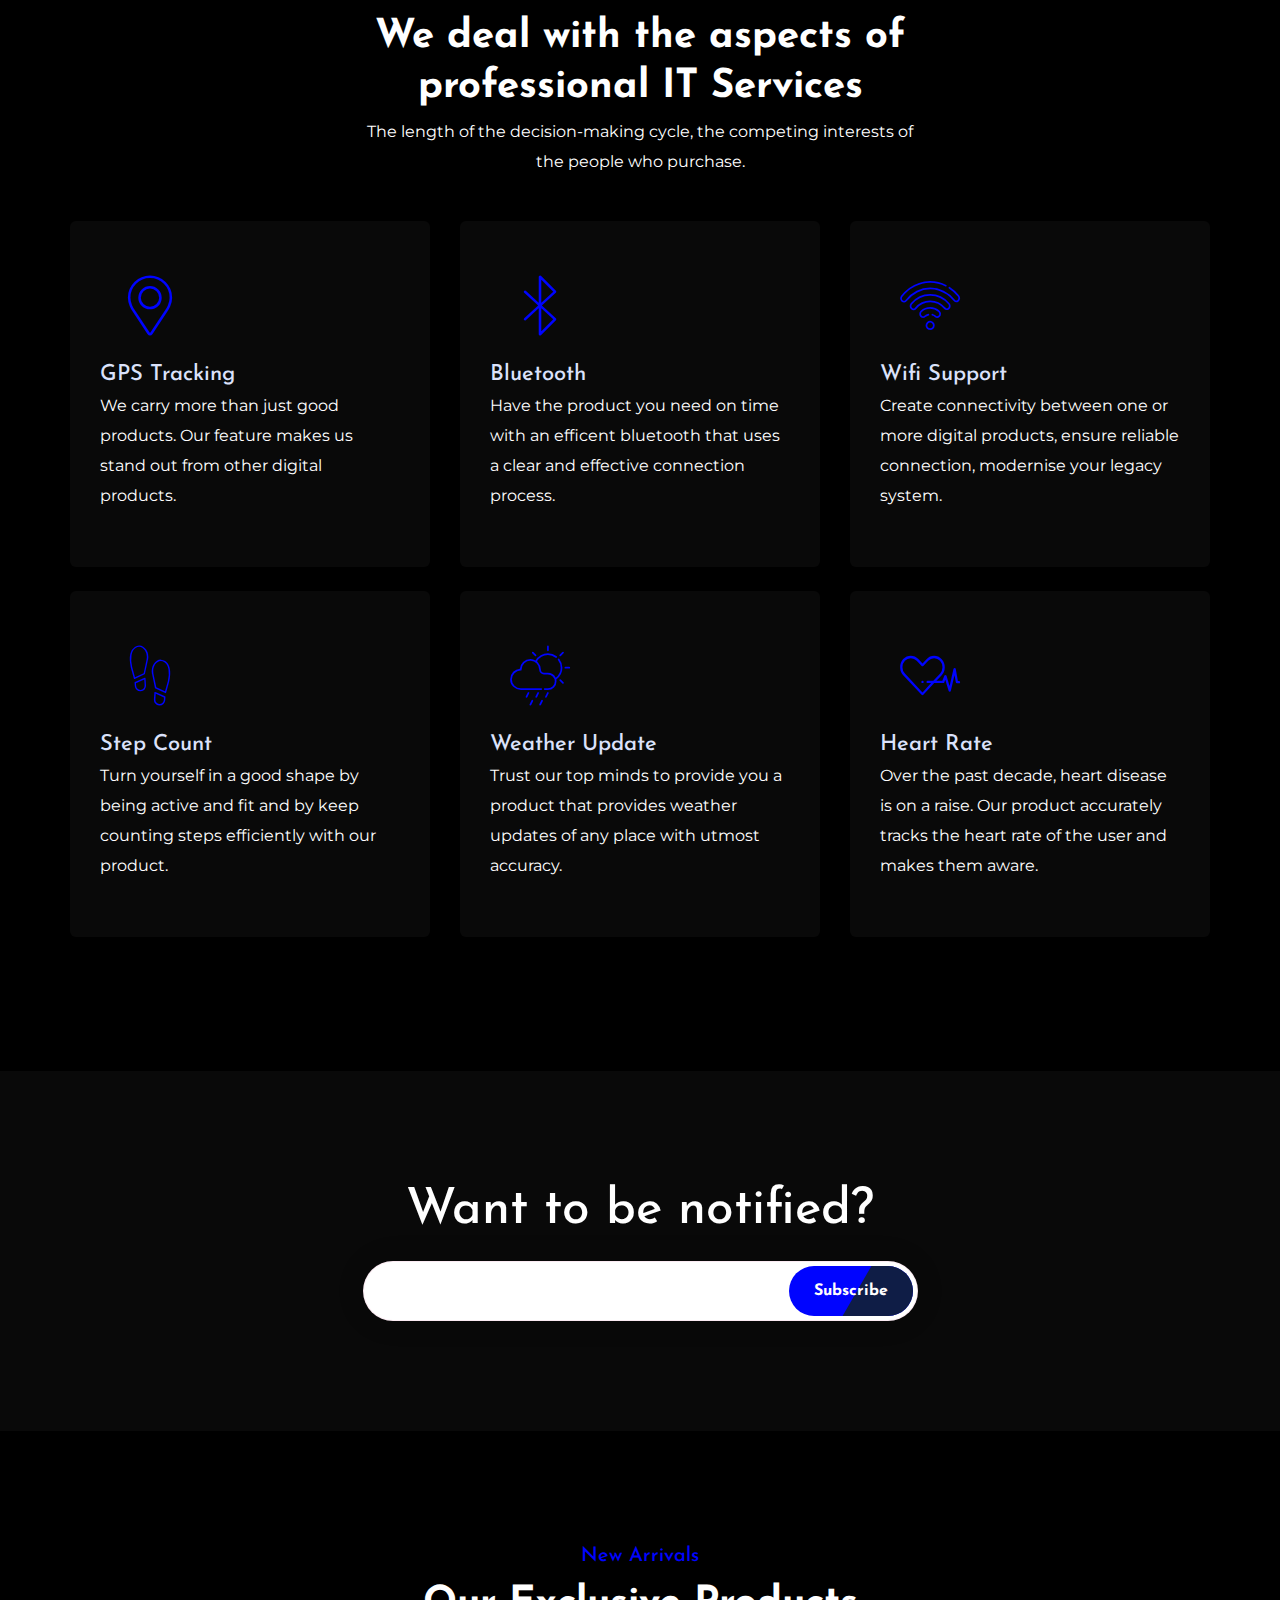
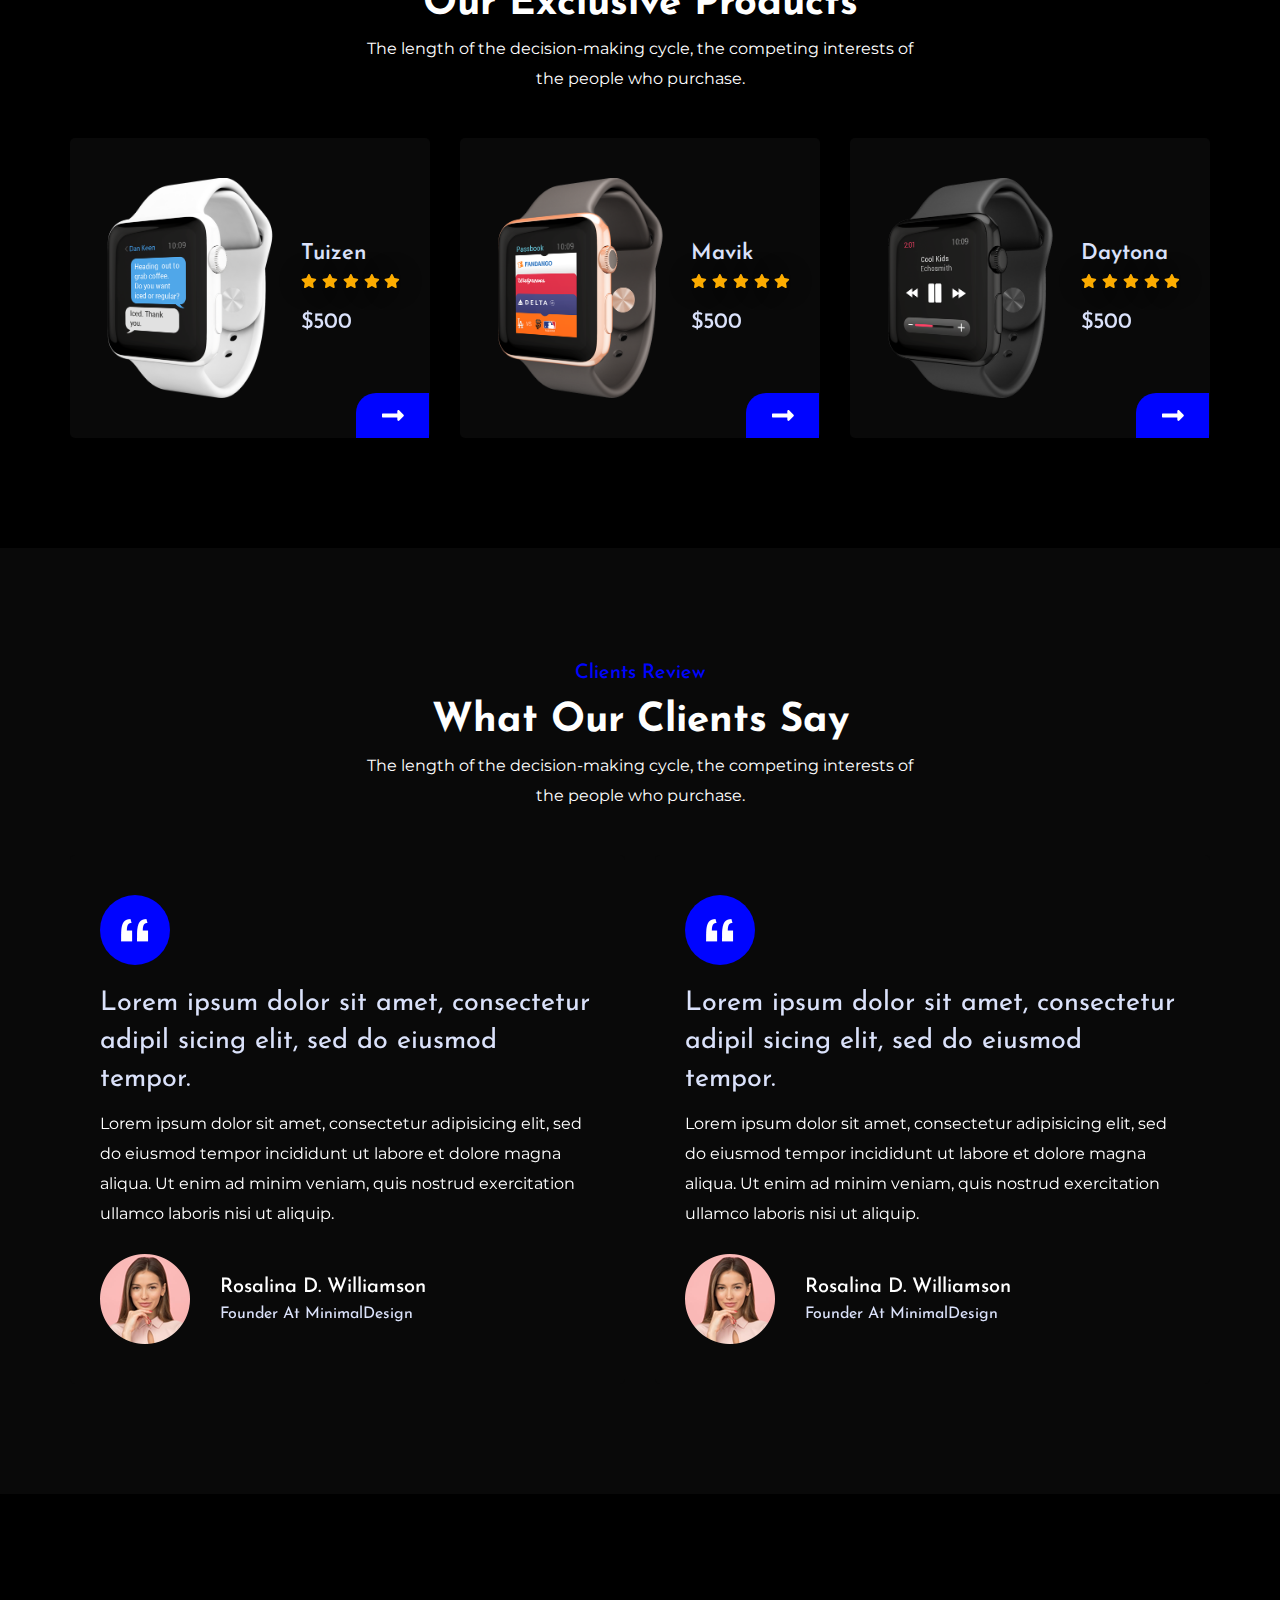
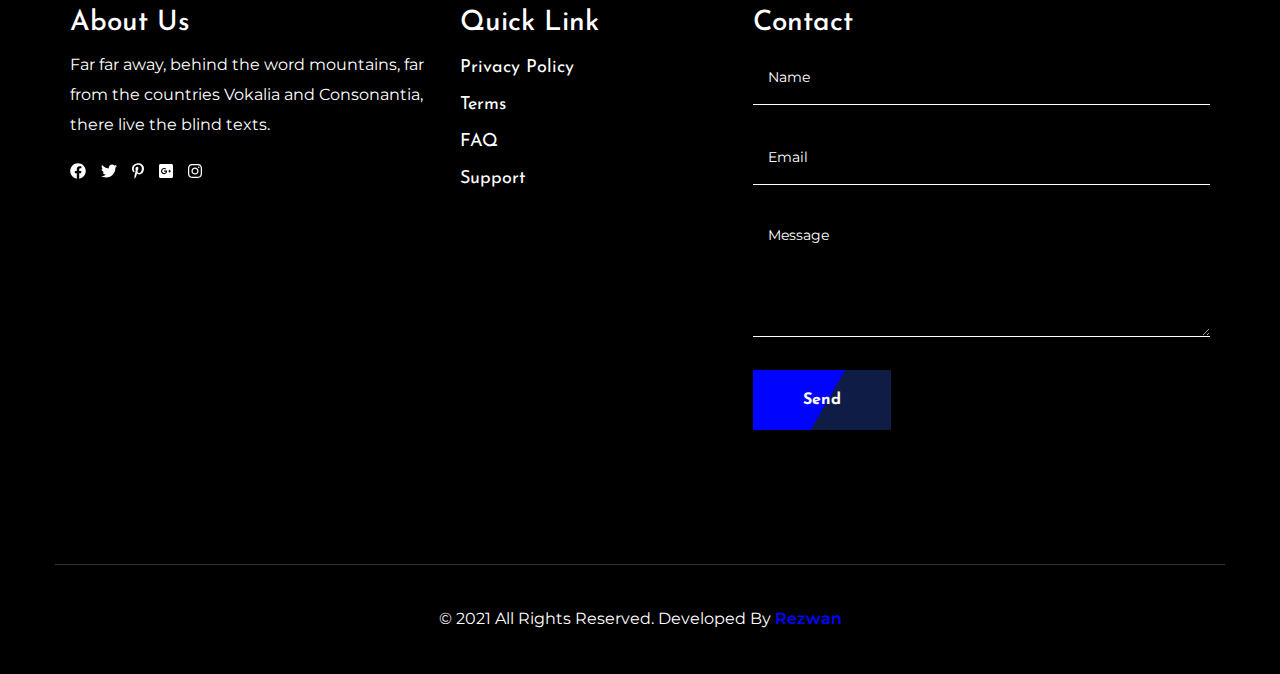
<file: index-2.html>
<!DOCTYPE html>
<html lang="en">

  <head>
    <meta http-equiv="Content-Type" content="text/html; charset=UTF-8">
    <meta http-equiv="X-UA-Compatible" content="IE=edge" />
    <meta http-equiv="X-UA-Compatible" content="ie=edge">
    <meta name="viewport" content="width=device-width, initial-scale=1.0">
    <title> Sting - Product Landing Page </title>
    <!-- favicon -->
    <link rel="icon" href="assets/images/logo.png" type="image/gif">
    <!-- bootstrap -->
    <link rel="stylesheet" href="assets/css/bootstrap.min.css">
    <!-- fontawesome -->
    <link rel="stylesheet" href="assets/css/all.min.css">
    <!-- mean menu -->
    <link rel="stylesheet" href="assets/css/meanmenu.css">
    <!-- fontawesome -->
    <link rel="stylesheet" href="assets/css/fontawesome.min.css">
    <!-- slick -->
    <link rel="stylesheet" href="assets/css/slick.css">
    <!-- flaticon -->
    <link rel="stylesheet" href="assets/css/font/flaticon.css">
    <!-- style -->
    <link rel="stylesheet" href="assets/css/style.css">
    <!-- dark -->
    <link rel="stylesheet" href="assets/css/dark.css">
    <!-- responsive -->
    <link rel="stylesheet" href="assets/css/responsive.css">
  </head>

  <body>
    <!-- preloader -->
    <div id="loading">
      <div id="loading-center">
        <div id="loading-center-absolute">
          <div class="object" id="object_four"></div>
          <div class="object" id="object_three"></div>
          <div class="object" id="object_two"></div>
          <div class="object" id="object_one"></div>
        </div>
      </div>
    </div>
    <!-- header -->
    <section class="header">
      <div class="container">
        <div class="row">
          <div class="col-lg-3 col-md-3 d-flex align-items-center">
            <div class="site-logo">
              <a href="index-2.html">
                <img src="assets/images/darklogo.png" alt="company logo">
              </a>
            </div>
          </div>
          <div class="col-lg-9 col-md-9 d-flex align-items-center justify-content-end">
            <nav class="main-menu" id="mobile-menu">
              <ul>
                <li>
                  <a href="#">Home</a>
                  <ul class="submenu">
                    <li>
                      <a href="index.html">Home Light</a>
                    </li>
                  </ul>
                </li>
                <li>
                  <a data-scroll href="#about">About</a>
                </li>
                <li>
                  <a data-scroll href="#feature">Feature</a>
                </li>
                <li>
                  <a data-scroll href="#product">Products</a>
                </li>
                <li>
                  <a data-scroll href="#contact">Contact</a>
                </li>

              </ul>
            </nav>
          </div>
          <div class="col-12">
            <div class="mobile-menu"></div>
          </div>
        </div>
      </div>
    </section>

    <!-- hero -->
    <section class="hero">
      <div class="container">
        <div class="row">
          <div class="col-lg-6">
            <div class="left-content">
              <h4>Digital Product Page</h4>
              <h2>The best <br> landing page for digital product.</h2>
              <p>Effects present letters inquiry no an removed or friends. Desire behind latter me though in. Supposing shameless am engrossed itatibus additions.
              </p>
              <div class="links">
                <a href="#" class="button"><span>Dicover More</span> </a>
              </div>
            </div>
          </div>
          <div class="col-lg-6 hero-image responsive-hero-image">
            <div class="right-content">
              <img src="assets/images/hero1.png" alt="gadgets">
            </div>
          </div>
        </div>
      </div>
    </section>
    <!-- showcase -->
    <section class="showcase">
      <div class="container">
        <div class="row">
          <div class="col-lg-6 col-md-4">
            <div class="left-showcase">
              <img src="assets/images/showcase-1.png" alt="watch">
            </div>
          </div>
          <div class="col-lg-6 col-md-8 d-flex align-items-center">
            <div class="section-title">
              <h5>Long Time Battery</h5>
              <h3>The latest and greatest watch from Sting. </h3>
              <p>Whether you’re using them for recreation, to build <br> service business to integrate existing business</p>
              <div class="links">
                <a href="#" class="button"><span>Pre-Order</span> </a>
              </div>
            </div>
          </div>
        </div>
      </div>
    </section>
    <!-- about -->
    <section class="about" id="about">
      <div class="container">
        <div class="row">
          <div class="col-lg-6 col-md-12">
            <div class="section-title">
              <h5>About Sting</h5>
              <h3>You Can Experience the Ultimate Creativity.</h3>
              <p>The length of the decision-making cycle, the competing interests of the people who purchase, implement, manage, and use the technology. It’s a lot meaningful content here.</p>
            </div>
          </div>
          <div class="col-lg-3 col-md-6">
            <div class="about-content">
              <div class="single-about mb-4">
                <div class="about-icon">
                  <i class="flaticon-settings"></i>
                </div>
                <div class="about-text">
                  <span>Highly Functional</span>
                  <p>The product we deliver contains modern functions.</p>
                </div>
              </div>
              <div class="single-about">
                <div class="about-icon">
                  <i class="flaticon-vector"></i>
                </div>
                <div class="about-text">
                  <span>Interactive Designs</span>
                  <p>Our designers work relentlessly to make the product apealing.</p>
                </div>
              </div>
            </div>
          </div>
          <div class="col-lg-3 col-md-6">
            <div class="about-content">
              <div class="single-about mb-4">
                <div class="about-icon">
                  <i class="flaticon-customer-service"></i>
                </div>
                <div class="about-text">
                  <span>Sale Support</span>
                  <p>Our great team of provides a satisfying after sales support.</p>
                </div>
              </div>
              <div class="single-about">
                <div class="about-icon">
                  <i class="flaticon-ribbon"></i>
                </div>
                <div class="about-text">
                  <span>Product Marketing </span>
                  <p>Our great team consists of capable marketing wizards.</p>
                </div>
              </div>
            </div>
          </div>
        </div>
      </div>
    </section>
    <!-- launching -->
    <section class="launching">
      <div class="container">
        <div class="row">
          <div class="col-lg-6 col-md-8 d-flex align-items-center">
            <div class="section-title">
              <h5>Long Time Battery</h5>
              <h3>Launching Soon. </h3>
              <p>Whether you’re using them for recreation, to build <br> service business to integrate existing business</p>
              <div class="timer">
                <ul>
                  <li class="days">
                    <span>Days</span>
                    <h2>12</h2>
                  </li>
                  <li class="hours">
                    <span>Hours</span>
                    <h2>12</h2>
                  </li>
                  <li class="minutes">
                    <span>Minutes</span>
                    <h2>25</h2>
                  </li>
                  <li class="seconds">
                    <span>Seconds</span>
                    <h2>08</h2>
                  </li>
                </ul>
              </div>
              <div class="links">
                <a href="#" class="button"><span>Pre-Order</span> </a>
              </div>
            </div>
          </div>
          <div class="col-lg-6 col-md-4">
            <div class="left-showcase">
              <img src="assets/images/showcase-2.png" alt="watch">
            </div>
          </div>

        </div>
      </div>
    </section>
    <!-- feature -->
    <section class="feature" id="feature">
      <div class="container">
        <div class="row">
          <div class="col-lg-6 offset-lg-3 text-center">
            <div class="section-title">
              <h5>Technology Index</h5>
              <h3>We deal with the aspects of professional IT Services</h3>
              <p>The length of the decision-making cycle, the competing interests of the people who purchase.</p>
            </div>
          </div>
        </div>
        <div class="row mt-4">
          <div class="col-lg-4 col-md-6 mb-4">
            <div class="feature-container">
              <div class="feature-icon">
                <i class="flaticon-pin"></i>
              </div>
              <div class="feature-content">
                <span>GPS Tracking</span>
                <p>We carry more than just good products. Our feature makes us stand out from other digital products.</p>
              </div>
              <div class="shape-one"></div>
              <div class="shape-two"></div>
            </div>
          </div>
          <div class="col-lg-4 col-md-6 mb-4">
            <div class="feature-container">
              <div class="feature-icon">
                <i class="flaticon-bluetooth"></i>
              </div>
              <div class="feature-content">
                <span>Bluetooth</span>
                <p>Have the product you need on time with an efficent bluetooth that uses a clear and effective connection process.</p>
              </div>
              <div class="shape-one"></div>
              <div class="shape-two"></div>
            </div>
          </div>
          <div class="col-lg-4 col-md-6 mb-4">
            <div class="feature-container">
              <div class="feature-icon">
                <i class="flaticon-wifi-signal"></i>
              </div>
              <div class="feature-content">
                <span>Wifi Support</span>
                <p>Create connectivity between one or more digital products, ensure reliable connection, modernise your legacy system.</p>
              </div>
              <div class="shape-one"></div>
              <div class="shape-two"></div>
            </div>
          </div>

          <div class="col-lg-4 col-md-6 mb-4">
            <div class="feature-container">
              <div class="feature-icon">
                <i class="flaticon-footprints"></i>
              </div>
              <div class="feature-content">
                <span>Step Count</span>
                <p>Turn yourself in a good shape by being active and fit and by keep counting steps efficiently with our product.</p>
              </div>
              <div class="shape-one"></div>
              <div class="shape-two"></div>
            </div>
          </div>
          <div class="col-lg-4 col-md-6 mb-4">
            <div class="feature-container">
              <div class="feature-icon">
                <i class="flaticon-cloudy"></i>
              </div>
              <div class="feature-content">
                <span>Weather Update</span>
                <p>Trust our top minds to provide you a product that provides weather updates of any place with utmost accuracy.</p>
              </div>
              <div class="shape-one"></div>
              <div class="shape-two"></div>
            </div>
          </div>
          <div class="col-lg-4 col-md-6 mb-4">
            <div class="feature-container">
              <div class="feature-icon">
                <i class="flaticon-pulse"></i>
              </div>
              <div class="feature-content">
                <span>Heart Rate</span>
                <p>Over the past decade, heart disease is on a raise. Our product accurately tracks the heart rate of the user and makes them aware.</p>
              </div>
              <div class="shape-one"></div>
              <div class="shape-two"></div>
            </div>
          </div>
        </div>
      </div>
    </section>
    <!-- newsletter -->
    <section class="newsletter">
      <div class="container">
        <div class="row">
          <div class="col-lg-6 offset-lg-3  col-md-12">
            <div class="notification">
              <h2>Want to be notified?</h2>
              <form action="#">
                <input type="email" placeholder="Enter email">
                <button class="button btn-pill"><span>Subscribe</span> </button>
              </form>
            </div>
          </div>
        </div>
      </div>
    </section>
    <!-- products -->
    <section class="product" id="product">
      <div class="container">
        <div class="row">
          <div class="col-lg-6 offset-lg-3 text-center">
            <div class="section-title">
              <h5>New Arrivals</h5>
              <h3>Our Exclusive Products</h3>
              <p>The length of the decision-making cycle, the competing interests of the people who purchase.</p>
            </div>
          </div>
        </div>
        <div class="row mt-4 product-slider">
          <div class="col-lg-12">
            <div class="product-container">
              <div class="product-image">
                <img src="assets/images/product-1.png" alt="watch product">
              </div>
              <div class="product-detail">
                <span> Tuizen</span>
                <ul class="stars">
                  <li><i class="fas fa-star"></i></li>
                  <li><i class="fas fa-star"></i></li>
                  <li><i class="fas fa-star"></i></li>
                  <li><i class="fas fa-star"></i></li>
                  <li><i class="fas fa-star"></i></li>
                </ul>
                <div class="price">
                  $500
                </div>
              </div>
            </div>
            <a href="#" class="product-btn">
              <i class="fas fa-long-arrow-alt-right"></i>
            </a>
          </div>
          <div class="col-lg-12">
            <div class="product-container">
              <div class="product-image">
                <img src="assets/images/product-2.png" alt="watch product">
              </div>
              <div class="product-detail">
                <span> Mavik</span>
                <ul class="stars">
                  <li><i class="fas fa-star"></i></li>
                  <li><i class="fas fa-star"></i></li>
                  <li><i class="fas fa-star"></i></li>
                  <li><i class="fas fa-star"></i></li>
                  <li><i class="fas fa-star"></i></li>
                </ul>
                <div class="price">
                  $500
                </div>
              </div>
            </div>
            <a href="#" class="product-btn">
              <i class="fas fa-long-arrow-alt-right"></i>
            </a>
          </div>
          <div class="col-lg-12">
            <div class="product-container">
              <div class="product-image">
                <img src="assets/images/product-3.png" alt="watch product">
              </div>
              <div class="product-detail">
                <span> Daytona</span>
                <ul class="stars">
                  <li><i class="fas fa-star"></i></li>
                  <li><i class="fas fa-star"></i></li>
                  <li><i class="fas fa-star"></i></li>
                  <li><i class="fas fa-star"></i></li>
                  <li><i class="fas fa-star"></i></li>
                </ul>
                <div class="price">
                  $500
                </div>
              </div>
            </div>
            <a href="#" class="product-btn">
              <i class="fas fa-long-arrow-alt-right"></i>
            </a>
          </div>
          <div class="col-lg-12">
            <div class="product-container">
              <div class="product-image">
                <img src="assets/images/product-4.png" alt="watch product">
              </div>
              <div class="product-detail">
                <span> Daytona</span>
                <ul class="stars">
                  <li><i class="fas fa-star"></i></li>
                  <li><i class="fas fa-star"></i></li>
                  <li><i class="fas fa-star"></i></li>
                  <li><i class="fas fa-star"></i></li>
                  <li><i class="fas fa-star"></i></li>
                </ul>
                <div class="price">
                  $500
                </div>
              </div>
            </div>
            <a href="#" class="product-btn">
              <i class="fas fa-long-arrow-alt-right"></i>
            </a>
          </div>
          <div class="col-lg-12">
            <div class="product-container">
              <div class="product-image">
                <img src="assets/images/product-1.png" alt="watch product">
              </div>
              <div class="product-detail">
                <span> Daytona</span>
                <ul class="stars">
                  <li><i class="fas fa-star"></i></li>
                  <li><i class="fas fa-star"></i></li>
                  <li><i class="fas fa-star"></i></li>
                  <li><i class="fas fa-star"></i></li>
                  <li><i class="fas fa-star"></i></li>
                </ul>
                <div class="price">
                  $500
                </div>
              </div>
            </div>
            <a href="#" class="product-btn">
              <i class="fas fa-long-arrow-alt-right"></i>
            </a>
          </div>
          <div class="col-lg-12">
            <div class="product-container">
              <div class="product-image">
                <img src="assets/images/product-2.png" alt="watch product">
              </div>
              <div class="product-detail">
                <span> Daytona</span>
                <ul class="stars">
                  <li><i class="fas fa-star"></i></li>
                  <li><i class="fas fa-star"></i></li>
                  <li><i class="fas fa-star"></i></li>
                  <li><i class="fas fa-star"></i></li>
                  <li><i class="fas fa-star"></i></li>
                </ul>
                <div class="price">
                  $500
                </div>
              </div>
            </div>
            <a href="#" class="product-btn">
              <i class="fas fa-long-arrow-alt-right"></i>
            </a>
          </div>
        </div>
      </div>
    </section>
    <!-- testimonial -->
    <div class="testimonial">
      <div class="container">
        <div class="row ">
          <div class="col-lg-6 offset-lg-3 text-center">
            <div class="section-title">
              <h5>Clients Review</h5>
              <h3>What Our Clients Say</h3>
              <p>The length of the decision-making cycle, the competing interests of the people who purchase.</p>
            </div>
          </div>
        </div>
        <div class="row mt-4 testimonial-slider">
          <div class="col-lg-12">
            <div class="testimonial-box">
              <div class="testimonial-quote">
                <img src="assets/images/tesimonial-quote.png" alt="qoute">
              </div>
              <div class="testimonial-content">
                <span>Lorem ipsum dolor sit amet, consectetur adipil sicing elit, sed do eiusmod tempor.</span>
                <p>Lorem ipsum dolor sit amet, consectetur adipisicing elit, sed do eiusmod tempor incididunt ut labore et dolore magna aliqua. Ut enim ad minim veniam, quis nostrud exercitation ullamco laboris nisi ut aliquip.</p>
              </div>
              <div class="testimonial-author d-flex align-items-center">
                <div class="testimonial-author-icon">
                  <img src="assets/images/client-1.png" alt="woman">
                </div>
                <div class="testimonial-author-designation">
                  <h5>Rosalina D. Williamson</h5>
                  <span>Founder At <span class="company">MinimalDesign</span></span>
                </div>
              </div>
            </div>
          </div>
          <div class="col-lg-12">
            <div class="testimonial-box">
              <div class="testimonial-quote">
                <img src="assets/images/tesimonial-quote.png" alt="qoute">
              </div>
              <div class="testimonial-content">
                <span>Lorem ipsum dolor sit amet, consectetur adipil sicing elit, sed do eiusmod tempor.</span>
                <p>Lorem ipsum dolor sit amet, consectetur adipisicing elit, sed do eiusmod tempor incididunt ut labore et dolore magna aliqua. Ut enim ad minim veniam, quis nostrud exercitation ullamco laboris nisi ut aliquip.</p>
              </div>
              <div class="testimonial-author d-flex align-items-center">
                <div class="testimonial-author-icon">
                  <img src="assets/images/client-1.png" alt="woman">
                </div>
                <div class="testimonial-author-designation">
                  <h5>Rosalina D. Williamson</h5>
                  <span>Founder At <span class="company">MinimalDesign</span></span>
                </div>
              </div>
            </div>
          </div>
          <div class="col-lg-12">
            <div class="testimonial-box">
              <div class="testimonial-quote">
                <img src="assets/images/tesimonial-quote.png" alt="qoute">
              </div>
              <div class="testimonial-content">
                <span>Lorem ipsum dolor sit amet, consectetur adipil sicing elit, sed do eiusmod tempor.</span>
                <p>Lorem ipsum dolor sit amet, consectetur adipisicing elit, sed do eiusmod tempor incididunt ut labore et dolore magna aliqua. Ut enim ad minim veniam, quis nostrud exercitation ullamco laboris nisi ut aliquip.</p>
              </div>
              <div class="testimonial-author d-flex align-items-center">
                <div class="testimonial-author-icon">
                  <img src="assets/images/client-1.png" alt="woman">
                </div>
                <div class="testimonial-author-designation">
                  <h5>Rosalina D. Williamson</h5>
                  <span>Founder At <span class="company">MinimalDesign</span></span>
                </div>
              </div>
            </div>
          </div>
        </div>
      </div>
    </div>
    <!-- footer -->
    <footer>
      <section class="footer" id="contact">
        <div class="container">
          <div class="row">
            <div class=" col-lg-4 col-md-6 col-sm-6 mb-4">
              <div class="widget">
                <h4 class="widget-title">About Us</h4>
                <p>Far far away, behind the word mountains, far from the countries Vokalia and Consonantia, there live the blind texts.</p>
                <ul class="widget-footer-social">
                  <li>
                    <a href="#" target="_blank"><span><i class="fab fa-facebook"></i></span></a>
                  </li>
                  <li>
                    <a href="# " target="_blank"><span><i class="fab fa-twitter"></i></span></a>
                  </li>

                  <li>
                    <a href="# " target="_blank"><span><i class="fab fa-pinterest-p"></i></span></a>
                  </li>
                  <li>
                    <a href="# " target="_blank"><span><i class="fab fa-google-plus-square"></i></span></a>
                  </li>
                  <li>
                    <a href="# " target="_blank"><span><i class="fab fa-instagram"></i></span></a>
                  </li>
                </ul>
              </div>
            </div>
            <div class="col-lg-3 col-md-6 col-sm-6 mb-4">
              <div class="widget">
                <div class="widget-title">
                  <h4>Quick Link</h4>
                  <ul>
                    <li><a href="#">Privacy Policy</a></li>
                    <li><a href="#">Terms</a></li>
                    <li><a href="#">FAQ</a></li>
                    <li><a href="#">Support</a></li>
                  </ul>
                </div>
              </div>
            </div>
            <div class="col-lg-5 col-md-12 col-sm-12 mb-4">
              <div class="widget">
                <h4>Contact</h4>
              </div>
              <form id="contact-form" method="post" action="contact.php" novalidate="true">
                <div class="messages"></div>
                <div class="controls">
                  <div class="form-group has-error has-danger">
                    <input id="form_name" type="text" name="name" placeholder="Name" required="required">
                  </div>

                  <div class="form-group">
                    <input id="form_email" type="email" name="email" placeholder="Email" required="required">
                  </div>

                  <div class="form-group">
                    <textarea id="form_message" name="message" placeholder="Message" rows="4" required="required"></textarea>
                  </div>

                  <button type="submit" class="button button-contact"><span>Send</span></button>
                </div>
              </form>
            </div>

          </div>
        </div>
      </section>
      <section class="copyright">
        <div class="footer-bottom">
          <div class="container">
            <div class="row">
              <div class="col-lg-12 text-center">
                <div class="reserved">
                  <p>© 2021 All Rights Reserved. Developed By <span>Rezwan</span>
                  </p>
                </div>
              </div>

            </div>
          </div>
        </div>
      </section>
    </footer>
    <!-- back to top button -->
    <div class="top-btn">
      <i class="fas fa-chevron-up"></i>
    </div>

    <!-- jquery -->
    <script src="assets/js/jquery-1.12.4.min.js"></script>
    <!-- bootstrap -->
    <script src="assets/js/bootstrap.min.js"></script>
    <!-- fontawesome js-->
    <script src="assets/js/all.min.js"></script>
    <!-- mean menu js -->
    <script src="assets/js/jquery.meanmenu.min.js"></script>
    <!-- fontawesome js -->
    <script src="assets/js/fontawesome.min.js"></script>
    <!-- slick js-->
    <script src="assets/js/slick.min.js"></script>
    <!-- smooth scroll js-->
    <script src="assets/js/smooth-scroll.polyfills.min.js"></script>
    <!-- ajax js-->
    <script src="assets/js/ajax.js"></script>
    <!-- main -->
    <script src="assets/js/app.js"></script>
  </body>

</html>
</file>
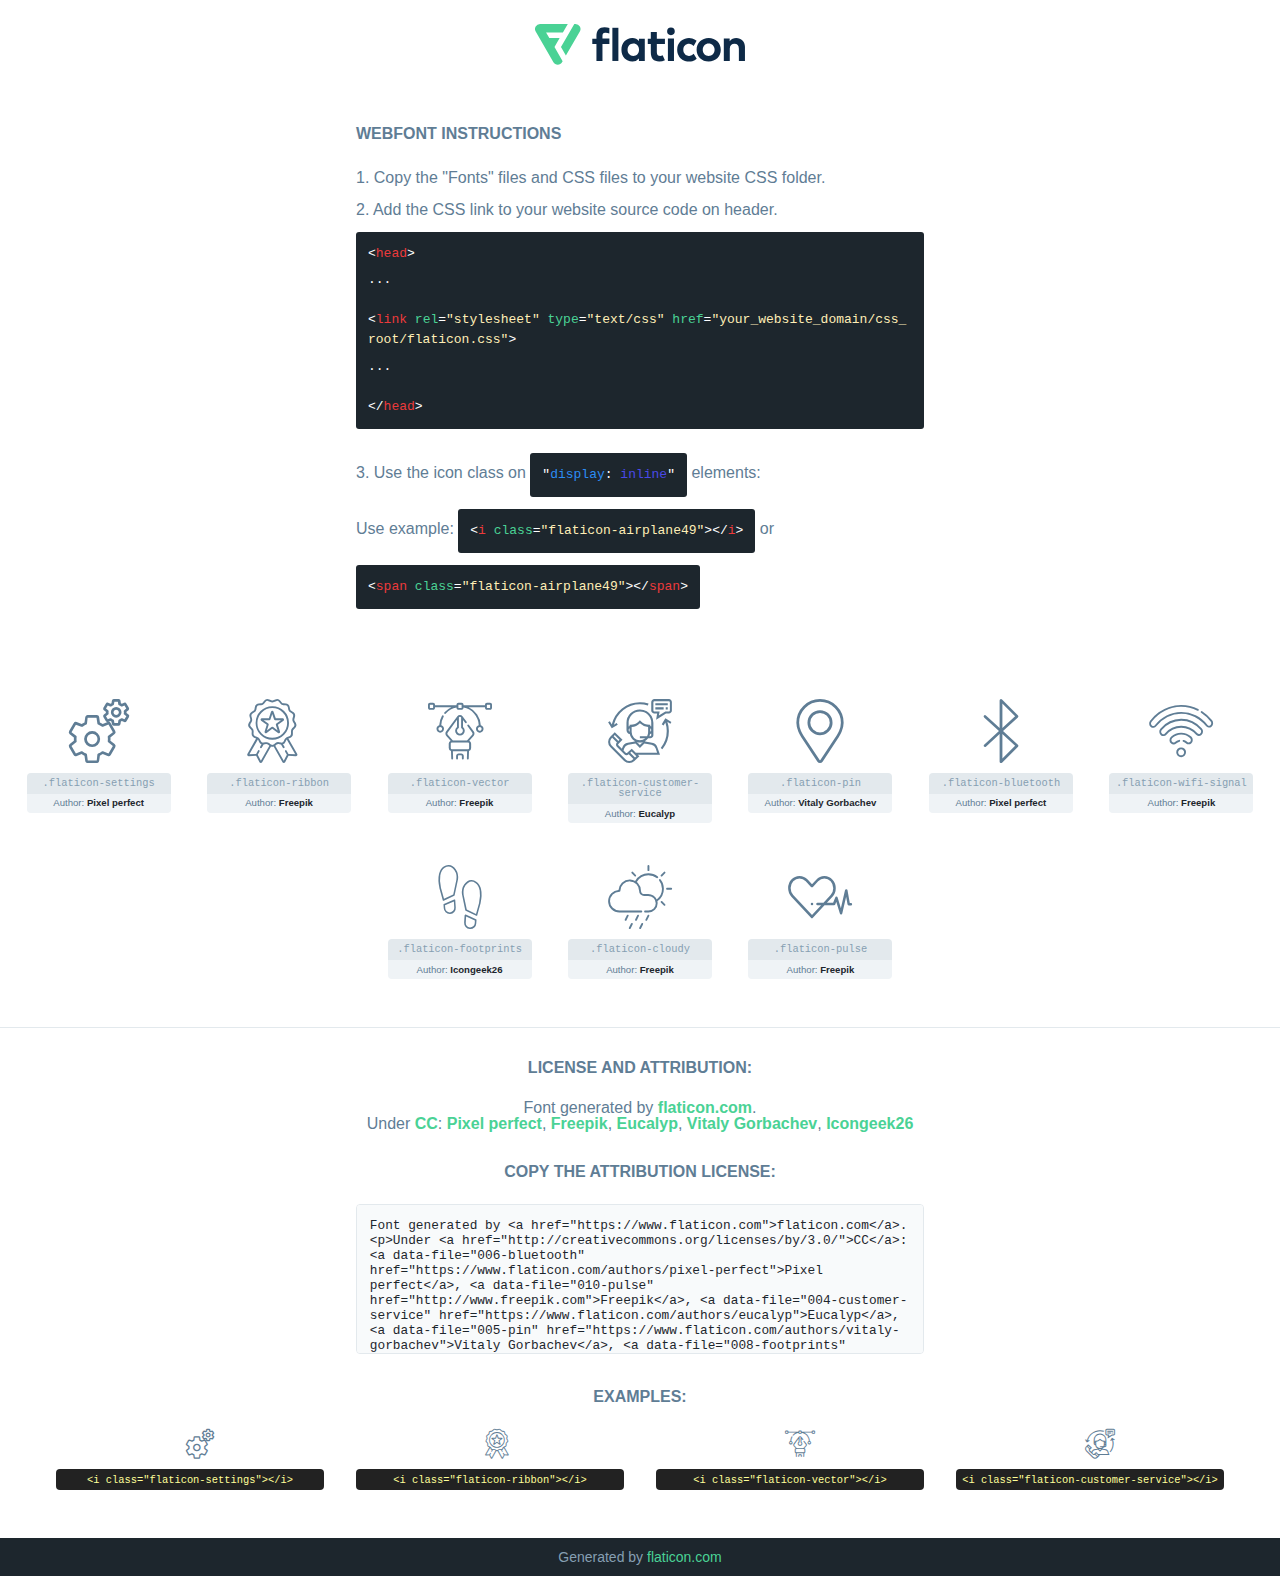
<file: assets/css/font/flaticon.html>
<!DOCTYPE html>
<!--
  Flaticon icon font: Flaticon
  Creation date: 10/03/2021 18:23
-->
<html>

<head>
    <title>Flaticon Webfont</title>
    <link rel="stylesheet" type="text/css" href="flaticon.css">
    <meta charset="UTF-8">
    <style>
    html, body, div, span, applet, object, iframe,
    h1, h2, h3, h4, h5, h6, p, blockquote, pre,
    a, abbr, acronym, address, big, cite, code,
    del, dfn, em, img, ins, kbd, q, s, samp,
    small, strike, strong, sub, sup, tt, var,
    b, u, i, center,
    dl, dt, dd, ol, ul, li,
    fieldset, form, label, legend,
    table, caption, tbody, tfoot, thead, tr, th, td,
    article, aside, canvas, details, embed,
    figure, figcaption, footer, header, hgroup,
    menu, nav, output, ruby, section, summary,
    time, mark, audio, video {
        margin: 0;
        padding: 0;
        border: 0;
        font-size: 100%;
        font: inherit;
        vertical-align: baseline;
    }
    /* HTML5 display-role reset for older browsers */
    article, aside, details, figcaption, figure,
    footer, header, hgroup, menu, nav, section {
        display: block;
    }
    body {
        line-height: 1;
    }
    ol, ul {
        list-style: none;
    }
    blockquote, q {
        quotes: none;
    }
    blockquote:before, blockquote:after,
    q:before, q:after {
        content: '';
        content: none;
    }
    table {
        border-collapse: collapse;
        border-spacing: 0;
    }
    body {
        font-family: Helvetica, Arial, sans-serif;
        font-size: 16px;
        color: #5f7d95;
    }
    a {
        color: #4AD295;
        font-weight: bold;
        text-decoration: none;
    }
    * {
        -moz-box-sizing: border-box;
        -webkit-box-sizing: border-box;
        box-sizing: border-box;
        margin: 0;
        padding: 0;
    }
    [class^="flaticon-"]:before, [class*=" flaticon-"]:before, [class^="flaticon-"]:after, [class*=" flaticon-"]:after {
        font-family: Flaticon;
        font-size: 30px;
        font-style: normal;
        margin-left: 20px;
        color: #333;
    }
    .wrapper {
        max-width: 600px;
        margin: auto;
        padding: 0 1em;
    }
    .title {
        margin-bottom: 24px;
        text-transform: uppercase;
        font-weight: bold;
    }
    header {
        text-align: center;
        padding: 24px;
    }
    header .logo {
        width: 210px;
        height: auto;
        border: none;
        display: inline-block;
    }
    header strong {
        font-size: 28px;
        font-weight: 500;
        vertical-align: middle;
    }
    .demo {
        margin: 2em auto;
        line-height: 1.25em;
    }
    .demo ul li {
        margin-bottom: 12px;
    }
    .demo ul li code {
        background-color: #1D262D;
        border-radius: 3px;
        padding: 12px;
        display: inline-block;
        color: #fff;
        font-family: Consolas,Monaco,Lucida Console,Liberation Mono,DejaVu Sans Mono,Bitstream Vera Sans Mono,Courier New, monospace;
        font-weight: lighter;
        margin-top: 12px;
        font-size: 13px;
        word-break: break-all;
    }
    .demo ul li code .red {
        color: #EC3A3B;
    }
    .demo ul li code .green {
        color: #4AD295;
    }
    .demo ul li code .yellow {
        color: #FFEEB6;
    }
    .demo ul li code .blue {
        color: #2C8CF4;
    }
    .demo ul li code .purple {
        color: #4949E7;
    }
    .demo ul li code .dots {
        margin-top: 0.5em;
        display: block;
    }
    #glyphs {
        border-bottom: 1px solid #E3E9ED;
        padding: 2em 0;
        text-align: center;
    }
    .glyph {
        display: inline-block;
        width: 9em;
        margin: 1em;
        text-align: center;
        vertical-align: top;
        background: #FFF;
    }
    .glyph .glyph-icon {
        padding: 10px;
        display: block;
        font-family:"Flaticon";
        font-size: 64px;
        line-height: 1;
    }
    .glyph .glyph-icon:before {
        font-size: 64px;
        color: #5f7d95;
        margin-left: 0;
    }
    .class-name {
        font-size: 0.65em;
        background-color: #E3E9ED;
        color: #869FB2;
        border-radius: 4px 4px 0 0;
        padding: 0.5em;
        font-family: Consolas,Monaco,Lucida Console,Liberation Mono,DejaVu Sans Mono,Bitstream Vera Sans Mono,Courier New, monospace;
    }
    .author-name {
        font-size: 0.6em;
        background-color: #EFF3F6;
        border-top: 0;
        border-radius: 0 0 4px 4px;
        padding: 0.5em;
    }
    .author-name a {
        color: #1D262D;
    }
    .class-name:last-child {
        font-size: 10px;
        color:#888;
    }
    .class-name:last-child a {
        font-size: 10px;
        color:#555;
    }
    .glyph > input {
        display: block;
        width: 100px;
        margin: 5px auto;
        text-align: center;
        font-size: 12px;
        cursor: text;
    }
    .glyph > input.icon-input {
        font-family:"Flaticon";
        font-size: 16px;
        margin-bottom: 10px;
    }
    .attribution .title {
        margin-top: 2em;
    }
    .attribution textarea {
        background-color: #F8FAFB;
        color: #1D262D;
        padding: 1em;
        border: none;
        box-shadow: none;
        border: 1px solid #E3E9ED;
        border-radius: 4px;
        resize: none;
        width: 100%;
        height: 150px;
        font-size: 0.8em;
        font-family: Consolas,Monaco,Lucida Console,Liberation Mono,DejaVu Sans Mono,Bitstream Vera Sans Mono,Courier New, monospace;
        -webkit-appearance: none;
    }
    .attribution textarea:hover {
        border-color: #CFD9E0;
    }
    .attribution textarea:focus {
        border-color: #4AD295;
    }
    .iconsuse {
        margin: 2em auto;
        text-align: center;
        max-width: 1200px;
    }
    .iconsuse:after {
        content: '';
        display: table;
        clear: both;
    }
    .iconsuse .image {
        float: left;
        width: 25%;
        padding: 0 1em;
    }
    .iconsuse .image p {
        margin-bottom: 1em;
    }
    .iconsuse .image span {
        display: block;
        font-size: 0.65em;
        background-color: #222;
        color: #fff;
        border-radius: 4px;
        padding: 0.5em;
        color: #FFFF99;
        margin-top: 1em;
        font-family: Consolas,Monaco,Lucida Console,Liberation Mono,DejaVu Sans Mono,Bitstream Vera Sans Mono,Courier New, monospace;
    }
    .glyph-icon:before {
        color: #5f7d95;
    }
    #footer {
        text-align: center;
        background-color: #1D262D;
        color: #869FB2;
        padding: 12px;
        font-size: 14px;
    }
    #footer a {
        font-weight: normal;
    }
    @media (max-width: 960px) {
        .iconsuse .image {
            width: 50%;
        }
    }
    </style>
</head>

<body class="characters-off">

    <header>
        <a href="https://www.flaticon.com/" target="_blank" class="logo">
            <svg xmlns="http://www.w3.org/2000/svg" viewBox="0 0 394.3 76.5"><path d="M156.6,69.4H145.3V7.1h11.3Z" style="fill:#0e2a47"/><path d="M206.2,69.4h-11V64.8a15.4,15.4,0,0,1-12.6,5.7c-11.6,0-20.3-9.5-20.3-22.1s8.8-22.1,20.3-22.1a15.4,15.4,0,0,1,12.6,5.8V27.5h11Zm-32.4-21c0,6.4,4.2,11.6,10.8,11.6s10.8-4.9,10.8-11.6-4.4-11.6-10.8-11.6S173.9,42,173.9,48.4Z" style="fill:#0e2a47"/><path d="M262.5,13.7a7.2,7.2,0,0,1-14.4,0,7.2,7.2,0,1,1,14.4,0ZM261,69.4H249.6v-42H261Z" style="fill:#0e2a47"/><path id="_Trazado_" data-name="&lt;Trazado&gt;" d="M139.6,17.8a16.6,16.6,0,0,0-8-1.4c-3.2.4-4.9,2-4.9,5.9v5.1h13V37.5h-13v32H115.4v-32h-7.8v-10h7.8V22.2c0-9.9,5.2-16.3,15-16.3a23.4,23.4,0,0,1,9.3,1.8Z" style="fill:#0e2a47"/><path d="M235.1,60c-3.5,0-6.3-1.9-6.3-7.1V37.5H244v-10H228.8V15H217.5V27.5h-5.7v10h5.7V53.7c0,10.9,5.3,16.8,15.7,16.8A22.9,22.9,0,0,0,244,68l-4.3-9.1A12.3,12.3,0,0,1,235.1,60Z" style="fill:#0e2a47"/><path d="M348.9,48.4c0,12.6-9.7,22.1-22.7,22.1s-22.7-9.4-22.7-22.1,9.6-22.1,22.7-22.1S348.9,35.8,348.9,48.4Zm-33.9,0c0,6.8,4.8,11.6,11.1,11.6s11.2-4.8,11.2-11.6-4.8-11.6-11.2-11.6S315.1,41.6,315.1,48.4Z" style="fill:#0e2a47"/><path d="M394.3,42.7V69.4H382.9V46.3c0-6.1-3-9.4-8.2-9.4s-8.9,3.2-8.9,9.5v23H354.6v-42h11v4.9c3-4.5,7.6-6.1,12.3-6.1C387.5,26.3,394.3,33,394.3,42.7Z" style="fill:#0e2a47"/><path d="M298,55.7h0a12.4,12.4,0,0,1-8.2,4.2h-.9l-1.8-.2a10,10,0,0,1-7.4-5.6,13.2,13.2,0,0,1-1.2-5.8,13,13,0,0,1,1.3-5.9,10.1,10.1,0,0,1,7.5-5.5h2.4a11.7,11.7,0,0,1,8.3,4.2l5.5-9.6a19.9,19.9,0,0,0-8.1-4.3,23.4,23.4,0,0,0-6.1-.8,25.2,25.2,0,0,0-7.5,1.1,20.9,20.9,0,0,0-8,4.6,21.9,21.9,0,0,0-6.8,16.4,21.9,21.9,0,0,0,6.7,16.3,20.9,20.9,0,0,0,8,4.6,25.2,25.2,0,0,0,7.7,1.2,23.6,23.6,0,0,0,6.2-.8,20,20,0,0,0,8.1-4.4Z" style="fill:#0e2a47"/><path d="M46.3,26.5H26.9L20.8,16H52.4L61.6,0H9.4A9.3,9.3,0,0,0,1.3,4.7a9.3,9.3,0,0,0,0,9.4L34.6,71.8a9.4,9.4,0,0,0,16.2,0l1.1-1.9L36.6,43.3Z" style="fill:#4ad295"/><path d="M84.2,4.7A9.3,9.3,0,0,0,76.1,0H73.8l-25,43.3,9.2,16L84.2,14A9.3,9.3,0,0,0,84.2,4.7Z" style="fill:#4ad295"/></svg>
        </a>
    </header>

    <section class="demo wrapper">

        <p class="title">Webfont Instructions</p>

        <ul>
            <li>
                <span class="num">1. </span>Copy the "Fonts" files and CSS files to your website CSS folder.
            </li>
            <li>
                <span class="num">2. </span>Add the CSS link to your website source code on header.
                <code class="big">
                    &lt;<span class="red">head</span>&gt;
                    <br/><span class="dots">...</span>
                    <br/>&lt;<span class="red">link</span> <span class="green">rel</span>=<span class="yellow">"stylesheet"</span> <span class="green">type</span>=<span class="yellow">"text/css"</span> <span class="green">href</span>=<span class="yellow">"your_website_domain/css_root/flaticon.css"</span>&gt;
                    <br/><span class="dots">...</span>
                    <br/>&lt;/<span class="red">head</span>&gt;
                </code>
            </li>

            <li>
                <p>
                    <span class="num">3. </span>Use the icon class on <code>"<span class="blue">display</span>:<span class="purple"> inline</span>"</code> elements:
                    <br />
                    Use example: <code>&lt;<span class="red">i</span> <span class="green">class</span>=<span class="yellow">&quot;flaticon-airplane49&quot;</span>&gt;&lt;/<span class="red">i</span>&gt;</code> or <code>&lt;<span class="red">span</span> <span class="green">class</span>=<span class="yellow">&quot;flaticon-airplane49&quot;</span>&gt;&lt;/<span class="red">span</span>&gt;</code>
            </li>
        </ul>

    </section>




   <section id="glyphs">          
    
      
        <div class="glyph"><div class="glyph-icon flaticon-settings"></div>
            <div class="class-name">.flaticon-settings</div>
            <div class="author-name">Author: <a data-file="001-settings" href="https://www.flaticon.com/authors/pixel-perfect">Pixel perfect</a> </div> 
        </div>        
        
        <div class="glyph"><div class="glyph-icon flaticon-ribbon"></div>
            <div class="class-name">.flaticon-ribbon</div>
            <div class="author-name">Author: <a data-file="002-ribbon" href="http://www.freepik.com">Freepik</a> </div> 
        </div>        
        
        <div class="glyph"><div class="glyph-icon flaticon-vector"></div>
            <div class="class-name">.flaticon-vector</div>
            <div class="author-name">Author: <a data-file="003-vector" href="http://www.freepik.com">Freepik</a> </div> 
        </div>        
        
        <div class="glyph"><div class="glyph-icon flaticon-customer-service"></div>
            <div class="class-name">.flaticon-customer-service</div>
            <div class="author-name">Author: <a data-file="004-customer-service" href="https://www.flaticon.com/authors/eucalyp">Eucalyp</a> </div> 
        </div>        
        
        <div class="glyph"><div class="glyph-icon flaticon-pin"></div>
            <div class="class-name">.flaticon-pin</div>
            <div class="author-name">Author: <a data-file="005-pin" href="https://www.flaticon.com/authors/vitaly-gorbachev">Vitaly Gorbachev</a> </div> 
        </div>        
        
        <div class="glyph"><div class="glyph-icon flaticon-bluetooth"></div>
            <div class="class-name">.flaticon-bluetooth</div>
            <div class="author-name">Author: <a data-file="006-bluetooth" href="https://www.flaticon.com/authors/pixel-perfect">Pixel perfect</a> </div> 
        </div>        
        
        <div class="glyph"><div class="glyph-icon flaticon-wifi-signal"></div>
            <div class="class-name">.flaticon-wifi-signal</div>
            <div class="author-name">Author: <a data-file="007-wifi-signal" href="http://www.freepik.com">Freepik</a> </div> 
        </div>        
        
        <div class="glyph"><div class="glyph-icon flaticon-footprints"></div>
            <div class="class-name">.flaticon-footprints</div>
            <div class="author-name">Author: <a data-file="008-footprints" href="https://www.flaticon.com/authors/icongeek26">Icongeek26</a> </div> 
        </div>        
        
        <div class="glyph"><div class="glyph-icon flaticon-cloudy"></div>
            <div class="class-name">.flaticon-cloudy</div>
            <div class="author-name">Author: <a data-file="009-cloudy" href="http://www.freepik.com">Freepik</a> </div> 
        </div>        
        
        <div class="glyph"><div class="glyph-icon flaticon-pulse"></div>
            <div class="class-name">.flaticon-pulse</div>
            <div class="author-name">Author: <a data-file="010-pulse" href="http://www.freepik.com">Freepik</a> </div> 
        </div>        
        

    </section>



    <section class="attribution wrapper"   style="text-align:center;">

      <div class="title">License and attribution:</div><div class="attrDiv">Font generated by <a href="https://www.flaticon.com">flaticon.com</a>. <div><p>Under <a href="http://creativecommons.org/licenses/by/3.0/">CC</a>: <a data-file="006-bluetooth" href="https://www.flaticon.com/authors/pixel-perfect">Pixel perfect</a>, <a data-file="010-pulse" href="http://www.freepik.com">Freepik</a>, <a data-file="004-customer-service" href="https://www.flaticon.com/authors/eucalyp">Eucalyp</a>, <a data-file="005-pin" href="https://www.flaticon.com/authors/vitaly-gorbachev">Vitaly Gorbachev</a>, <a data-file="008-footprints" href="https://www.flaticon.com/authors/icongeek26">Icongeek26</a></p>  </div>
      </div>
      <div class="title">Copy the Attribution License:</div>

    <textarea onclick="this.focus();this.select();">Font generated by &lt;a href=&quot;https://www.flaticon.com&quot;&gt;flaticon.com&lt;/a&gt;. <p>Under <a href="http://creativecommons.org/licenses/by/3.0/">CC</a>: <a data-file="006-bluetooth" href="https://www.flaticon.com/authors/pixel-perfect">Pixel perfect</a>, <a data-file="010-pulse" href="http://www.freepik.com">Freepik</a>, <a data-file="004-customer-service" href="https://www.flaticon.com/authors/eucalyp">Eucalyp</a>, <a data-file="005-pin" href="https://www.flaticon.com/authors/vitaly-gorbachev">Vitaly Gorbachev</a>, <a data-file="008-footprints" href="https://www.flaticon.com/authors/icongeek26">Icongeek26</a></p>  
     </textarea>

    </section>

    <section class="iconsuse">

          <div class="title">Examples:</div>            
             
            <div class="image">
                <p>
                    <i class="glyph-icon flaticon-settings"></i> 
                    <span>&lt;i class=&quot;flaticon-settings&quot;&gt;&lt;/i&gt;</span>
                </p>
            </div>
            
            <div class="image">
                <p>
                    <i class="glyph-icon flaticon-ribbon"></i> 
                    <span>&lt;i class=&quot;flaticon-ribbon&quot;&gt;&lt;/i&gt;</span>
                </p>
            </div>
            
            <div class="image">
                <p>
                    <i class="glyph-icon flaticon-vector"></i> 
                    <span>&lt;i class=&quot;flaticon-vector&quot;&gt;&lt;/i&gt;</span>
                </p>
            </div>
            
            <div class="image">
                <p>
                    <i class="glyph-icon flaticon-customer-service"></i> 
                    <span>&lt;i class=&quot;flaticon-customer-service&quot;&gt;&lt;/i&gt;</span>
                </p>
            </div>
                       
        </div>
                            
    </section>

<div id="footer">
    <div>Generated by <a href="https://www.flaticon.com">flaticon.com</a>
    </div>
</div>



</body>
</html>
</file>
<file: assets/css/font/flaticon.css>
/*
  	Flaticon icon font: Flaticon
  	Creation date: 10/03/2021 18:23
  	*/
	
	@font-face {
	    font-family: "Flaticon";
	    src: url("./Flaticon.eot");
	    src: url("./Flaticon.eot?#iefix") format("embedded-opentype"), url("./Flaticon.woff2") format("woff2"), url("./Flaticon.woff") format("woff"), url("./Flaticon.ttf") format("truetype"), url("./Flaticon.svg#Flaticon") format("svg");
	    font-weight: normal;
	    font-style: normal;
	}
	
	@media screen and (-webkit-min-device-pixel-ratio:0) {
	    @font-face {
	        font-family: "Flaticon";
	        src: url("./Flaticon.svg#Flaticon") format("svg");
	    }
	}
	
	[class^="flaticon-"]:before,
	[class*=" flaticon-"]:before,
	[class^="flaticon-"]:after,
	[class*=" flaticon-"]:after {
	    font-family: Flaticon;
	    /* font-size: 20px; */
	    font-style: normal;
	    margin-left: 20px;
	}
	
	.flaticon-settings:before {
	    content: "\f100";
	}
	
	.flaticon-ribbon:before {
	    content: "\f101";
	}
	
	.flaticon-vector:before {
	    content: "\f102";
	}
	
	.flaticon-customer-service:before {
	    content: "\f103";
	}
	
	.flaticon-pin:before {
	    content: "\f104";
	}
	
	.flaticon-bluetooth:before {
	    content: "\f105";
	}
	
	.flaticon-wifi-signal:before {
	    content: "\f106";
	}
	
	.flaticon-footprints:before {
	    content: "\f107";
	}
	
	.flaticon-cloudy:before {
	    content: "\f108";
	}
	
	.flaticon-pulse:before {
	    content: "\f109";
	}
</file>
<file: assets/css/style.css>
/*----------------------------------------------------------------------------------
Project     :   Sting - Product Landing Page
-------------------------------------------------------------------------------------*/
    /*------------------------------------------------------------------------------------
[Table of contents]
default css
header area
hero area
showcase area
about area
launching area
features area
newsletter area
product area
testimonial area
footer area
--------------------------------------------------------------------------------------*/
    /*-------------------------------------------------------------------------------------
    default css
---------------------------------------------------------------------------------------*/
    
    @import url('https://fonts.googleapis.com/css2?family=Josefin+Sans:wght@300;400;500;600;700&family=Montserrat:wght@300;400;500&display=swap');
    /*-------------------------------------------------------------------------------------
    font-face css
---------------------------------------------------------------------------------------*/
    
    @font-face {
        font-family: Font Awesome\ 5 Brands;
        font-style: normal;
        font-weight: 400;
        src: url(https://use.fontawesome.com/releases/v5.0.6/webfonts/fa-brands-400.eot);
        src: url(https://use.fontawesome.com/releases/v5.0.6/webfonts/fa-brands-400.eot?#iefix) format("embedded-opentype"), url(https://use.fontawesome.com/releases/v5.0.6/webfonts/fa-brands-400.woff2) format("woff2"), url(https://use.fontawesome.com/releases/v5.0.6/webfonts/fa-brands-400.woff) format("woff"), url(https://use.fontawesome.com/releases/v5.0.6/webfonts/fa-brands-400.ttf) format("truetype"), url(https://use.fontawesome.com/releases/v5.0.6/webfonts/fa-brands-400.svg#fontawesome) format("svg")
    }
    
    @font-face {
        font-family: Font Awesome\ 5 Free;
        font-style: normal;
        font-weight: 400;
        src: url(https://use.fontawesome.com/releases/v5.0.6/webfonts/fa-regular-400.eot);
        src: url(https://use.fontawesome.com/releases/v5.0.6/webfonts/fa-regular-400.eot?#iefix) format("embedded-opentype"), url(https://use.fontawesome.com/releases/v5.0.6/webfonts/fa-regular-400.woff2) format("woff2"), url(https://use.fontawesome.com/releases/v5.0.6/webfonts/fa-regular-400.woff) format("woff"), url(https://use.fontawesome.com/releases/v5.0.6/webfonts/fa-regular-400.ttf) format("truetype"), url(https://use.fontawesome.com/releases/v5.0.6/webfonts/fa-regular-400.svg#fontawesome) format("svg")
    }
    
    @font-face {
        font-family: Font Awesome\ 5 Free;
        font-style: normal;
        font-weight: 900;
        src: url(https://use.fontawesome.com/releases/v5.0.6/webfonts/fa-solid-900.eot);
        src: url(https://use.fontawesome.com/releases/v5.0.6/webfonts/fa-solid-900.eot?#iefix) format("embedded-opentype"), url(https://use.fontawesome.com/releases/v5.0.6/webfonts/fa-solid-900.woff2) format("woff2"), url(https://use.fontawesome.com/releases/v5.0.6/webfonts/fa-solid-900.woff) format("woff"), url(https://use.fontawesome.com/releases/v5.0.6/webfonts/fa-solid-900.ttf) format("truetype"), url(https://use.fontawesome.com/releases/v5.0.6/webfonts/fa-solid-900.svg#fontawesome) format("svg")
    }
    
    html,
    body {
        width: 100%;
        height: 100%;
        margin: 0;
        padding: 0;
    }
    
    body {
        font-family: 'Josefin Sans', sans-serif;
        font-weight: 400;
        color: #0f1d46;
    }
    
    ul {
        list-style: none;
        margin: 0;
        padding: 0;
    }
    
    a,
    a:visited,
    a:focus,
    a:active,
    a:hover {
        text-decoration: none;
        outline: none;
    }
    
    input:focus,
    select:focus,
    textarea:focus,
    button:focus {
        outline: none;
    }
    
    input:-webkit-autofill,
    input:-webkit-autofill:hover,
    input:-webkit-autofill:focus,
    input:-webkit-autofill:active {
        transition: background-color 5000s ease-in-out 0s;
        -webkit-text-fill-color: #fff;
    }
    
     ::-webkit-input-placeholder {
        /* Edge */
        font-family: 'Montserrat', sans-serif;
        color: #fff;
    }
    
     :-ms-input-placeholder {
        /* Internet Explorer 10-11 */
        font-family: 'Montserrat', sans-serif;
        color: #fff;
    }
    
     ::placeholder {
        font-family: 'Montserrat', sans-serif;
        color: #fff;
        font-size: 14px;
    }
    
    a,
    button {
        -webkit-transition: 0.3s;
        transition: 0.3s;
    }
    
    button {
        cursor: pointer;
    }
    
    button:focus {
        outline: 0;
    }
    
    a {
        color: #0f1d46;
        font-size: 18px;
        font-family: 'Josefin Sans', sans-serif;
        display: block;
    }
    
    h1,
    h2,
    h3,
    h4,
    h5,
    h6,
    .h1,
    .h2,
    .h3,
    .h4,
    .h5,
    .h6 {
        margin-top: 0
    }
    
    h1 {
        font-size: 70px;
        line-height: 80px;
    }
    
    h2 {
        font-size: 50px;
        line-height: 60px;
    }
    
    h3 {
        font-size: 40px;
        line-height: 50px;
    }
    
    h4 {
        font-size: 28px;
        line-height: 38px;
    }
    
    h5 {
        font-size: 20px;
        line-height: 30px;
    }
    
    h6 {
        font-size: 16px;
        line-height: 26px;
    }
    
    p {
        font-family: 'Montserrat', sans-serif;
        font-size: 16px;
        line-height: 30px;
        font-weight: 400;
        color: #3c6382
    }
    
     ::-webkit-scrollbar {
        width: 15px;
    }
    
     ::-webkit-scrollbar-thumb {
        background: #1980FA;
    }
    /*-------------------------------------------------------------------------------------
    header area
---------------------------------------------------------------------------------------*/
    
    .header {
        position: fixed;
        width: 100%;
        z-index: 9999;
        transition: .5s;
    }
    
    .site-logo {
        width: 100px;
    }
    
    .site-logo img {
        width: 100%;
    }
    
    .main-menu ul li {
        display: inline-block;
        margin-left: 30px;
        position: relative;
        z-index: 99999;
    }
    
    .main-menu ul li a {
        padding: 20px 0;
        text-transform: capitalize;
    }
    
    .main-menu ul li a:hover {
        color: #0f1d46;
    }
    
    .main-menu ul li ul.submenu {
        position: absolute;
        background: #ffffff;
        width: 200px;
        top: 110%;
        left: 0;
        opacity: 0;
        visibility: hidden;
        padding: 20px 0;
        -webkit-transition: all 0.4s ease-out 0s;
        -moz-transition: all 0.4s ease-out 0s;
        -ms-transition: all 0.4s ease-out 0s;
        -o-transition: all 0.4s ease-out 0s;
        transition: all 0.4s ease-out 0s;
        border-top: 5px solid #1980FA;
        box-shadow: 0 0 10px 3px rgb(0 0 0 / 5%);
        z-index: 99;
    }
    
    .main-menu ul li ul.submenu li {
        margin: 0;
        display: block;
    }
    
    .main-menu ul li ul.submenu li a {
        color: #0f1d46;
        padding: 7px 30px;
    }
    
    .main-menu ul li ul.submenu li a::before {
        position: absolute;
        content: "";
        width: 0;
        height: 2px;
        background: #1980FA;
        position: absolute;
        left: 27px;
        top: 48%;
        -webkit-transform: none;
        transform: none;
        margin-top: -1px;
        opacity: 0;
        -webkit-transition: all 300ms linear 0s;
        transition: all 300ms linear 0s;
    }
    
    .main-menu ul li ul.submenu li a:hover {
        padding-left: 50px;
    }
    
    .main-menu ul li ul.submenu li:hover a:before {
        opacity: 1;
        width: 15px;
    }
    
    .main-menu ul li:hover ul.submenu {
        opacity: 1;
        visibility: visible;
        top: 96%;
    }
    
    .black {
        box-shadow: 0 0 10px 3px rgb(0 0 0 / 5%);
        background: #fff;
    }
    /*-------------------------------------------------------------------------------------
    hero area
---------------------------------------------------------------------------------------*/
    
    .hero {
        padding: 160px 0px 125px;
    }
    
    .left-content h2 {
        font-weight: 700;
        font-size: 57px;
        margin-bottom: 20px;
    }
    
    .left-content h4 {
        margin-bottom: 20px;
    }
    
    .hero-image {
        display: flex;
        justify-content: flex-end;
    }
    
    .right-content {
        width: 480px;
    }
    
    .right-content img {
        width: 100%;
        margin-top: -65px;
        position: relative;
        animation: MoveUpDown 5s linear infinite;
    }
    
    @keyframes MoveUpDown {
        0% {
            transform: translateY(15px);
        }
        50% {
            transform: translateY(-15px);
        }
        100% {
            transform: translateY(15px);
        }
    }
    
    .links {
        margin-top: 30px;
    }
    
    .button {
        padding: 18px 50px;
        background: #1980FA;
        display: inline-block;
        color: #fff;
        font-weight: 700;
        position: relative;
        overflow: hidden;
        border: none;
    }
    
    .button span {
        position: relative;
        z-index: 1;
    }
    
    .button::before {
        position: absolute;
        content: '';
        left: 55%;
        top: 0px;
        width: 100%;
        height: 100%;
        z-index: 1;
        opacity: 1;
        background-color: #0f1d46;
        -webkit-transition: all 0.4s;
        -moz-transition: all 0.4s;
        -o-transition: all 0.4s;
        transition: .5s linear all;
        transform: skewX( -30deg);
    }
    
    .button:hover {
        color: #fff;
    }
    
    .button:hover::before {
        left: 0%;
        -webkit-transform: scale(1, 1);
        transform: scale(1, 1);
    }
    /*-------------------------------------------------------------------------------------
    showcase-area
---------------------------------------------------------------------------------------*/
    
    .showcase {
        padding: 110px 0px 110px 0px;
        background: #F7F9FF;
    }
    
    .left-showcase img {
        width: 100%;
        animation: showcaseAnimation 4s linear infinite;
    }
    
    @keyframes showcaseAnimation {
        0% {
            transform: translateY(15px);
        }
        50% {
            transform: translateY(-15px);
        }
        100% {
            transform: translateY(15px);
        }
    }
    /*-------------------------------------------------------------------------------------
    about area
---------------------------------------------------------------------------------------*/
    
    .about {
        padding: 110px 0px 110px 0px;
    }
    
    .section-title {
        margin-bottom: 20px;
    }
    
    .section-title h5 {
        color: #1980FA;
    }
    
    .section-title h3 {
        font-weight: 700;
        margin: 5px 0 5px 0;
    }
    /*     
    .section-title p {
        margin-bottom: 40px;
    }
     */
    
    .single-about {
        display: flex;
    }
    
    .about-text {
        margin-left: 20px;
    }
    
    .about-icon {
        color: #1980FA;
        font-size: 30px;
        display: inline-block;
    }
    
    .about-text span {
        font-size: 22px;
    }
    
    .about-right {
        margin-top: 65px;
    }
    /*-------------------------------------------------------------------------------------
    launching area
---------------------------------------------------------------------------------------*/
    
    .launching {
        padding: 110px 0px 110px 0px;
        background: #F7F9FF;
    }
    
    .timer ul {
        display: flex;
        align-items: center;
    }
    
    .timer li {
        margin-left: 50px;
    }
    
    .timer li:first-child {
        margin-left: 0;
    }
    
    .timer li span {
        color: #1980FA;
        font-size: 20px;
        font-weight: 500;
        font-family: 'Montserrat', sans-serif;
        margin-bottom: 20px;
        display: block;
    }
    
    .timer li h2 {
        margin-bottom: 0;
        display: flex;
        justify-content: center;
        font-size: 70px;
        color: #0f1d46;
    }
    /*-------------------------------------------------------------------------------------
     features area
---------------------------------------------------------------------------------------*/
    
    .feature {
        padding: 110px 0px 110px 0px;
    }
    
    .feature-container {
        background: #F7F9FF;
        padding: 40px 30px;
        border-radius: 6px;
        position: relative;
        z-index: 1;
        overflow: hidden;
    }
    
    .feature-container::before {
        position: absolute;
        content: '';
        left: 0px;
        bottom: 0px;
        width: 30%;
        height: 100%;
        opacity: 0;
        background-color: #0f1d46;
        -webkit-transition: all 600ms ease;
        -ms-transition: all 600ms ease;
        -o-transition: all 600ms ease;
        -moz-transition: all 600ms ease;
        transition: all 600ms ease;
    }
    
    .feature-container:hover {
        color: #fff;
    }
    
    .feature-container:hover::before {
        opacity: 1;
        width: 100%;
        visibility: visible;
    }
    
    .feature-container:hover>.feature-icon {
        color: #fff;
    }
    
    .feature-container:hover>.feature-content p {
        color: #fff;
    }
    
    .feature-icon {
        color: #1980FA;
        font-size: 60px;
        position: relative;
        z-index: 1;
        transition: all 600ms ease;
        display: inline-block;
    }
    
    .feature-content {
        position: relative;
        z-index: 1;
        transition: all 600ms ease;
    }
    
    .feature-content span {
        font-size: 22px;
        font-weight: 500;
    }
    
    .feature-container .shape-one {
        content: '';
        width: 250px;
        height: 250px;
        background: #1980FA;
        border-radius: 50%;
        position: absolute;
        top: -120px;
        opacity: 0.4;
        right: -120px;
        transform: scale(0);
        -webkit-transition: all 600ms ease;
        -moz-transition: all 600ms ease;
        -ms-transition: all 600ms ease;
        -o-transition: all 600ms ease;
        transition: all 600ms ease;
    }
    
    .feature-container .shape-two {
        content: '';
        width: 373px;
        height: 373px;
        background: #1980FA;
        border-radius: 50%;
        position: absolute;
        top: -180px;
        right: -180px;
        z-index: 1;
        opacity: 0;
        transform: scale(0);
        -webkit-transition: all 600ms ease;
        -moz-transition: all 600ms ease;
        -ms-transition: all 600ms ease;
        -o-transition: all 600ms ease;
        transition: all 600ms ease;
    }
    
    .feature-container:hover .shape-one {
        transform: scale(1);
        -ms-transition-delay: 300ms;
        transition-delay: 300ms;
    }
    
    .feature-container:hover .shape-two {
        opacity: 0.4;
        transform: scale(1);
        -ms-transition-delay: 600ms;
        transition-delay: 600ms;
    }
    /*-------------------------------------------------------------------------------------
    newsletter area
---------------------------------------------------------------------------------------*/
    
    .newsletter {
        padding: 110px 0px 110px 0px;
        background: #1980FA;
    }
    
    .section-title.white-text h2 {
        color: #fff;
    }
    
    .notification {
        display: flex;
        align-items: center;
        flex-direction: column;
    }
    
    .notification form {
        width: 100%;
        position: relative;
    }
    
    .notification h2 {
        color: #fff;
        margin-bottom: 20px;
    }
    
    .notification input {
        width: 100%;
        height: 60px;
        border-radius: 50px;
        border: 1px solid rgba(212, 63, 141, 0.1);
        padding: 0px 30px;
        background: none;
        color: #242424;
        background: #fff;
        box-shadow: 0px 0px 28px 2px rgb(0 0 0 / 10%);
        outline: none;
    }
    
    .notification .btn-pill {
        position: absolute;
        top: 5px;
        right: 5px;
        width: auto;
        height: 50px;
        border-radius: 50px;
        border: 0px;
        color: #fff;
        font-size: 16px;
        padding: 0px 25px;
        transition: all 0.3s ease-in;
    }
    /*-------------------------------------------------------------------------------------
    product area
---------------------------------------------------------------------------------------*/
    
    .product {
        padding: 110px 0px 110px 0px;
    }
    
    .product-container {
        display: flex;
        background: #F7F9FF;
        padding: 40px 30px;
        border-radius: 5px;
        position: relative;
    }
    
    .product-image {
        width: 200px;
    }
    
    .product-image img {
        width: 100%;
    }
    
    .product-detail {
        display: flex;
        flex-direction: column;
        justify-content: center;
        margin-left: 20px;
    }
    
    .product-detail ul {
        display: flex;
    }
    
    .product-detail ul li {
        margin-left: 5px;
    }
    
    .product-detail ul li:first-child {
        margin-left: 0;
    }
    
    .product-detail ul li svg {
        color: #ffae00;
        box-shadow: 0px 0px 28px 2px rgb(0 0 0 / 10%);
        font-size: 14px;
    }
    
    .product-detail span {
        font-size: 22px;
        font-weight: 600;
    }
    
    .product-detail .price {
        font-size: 22px;
        font-weight: 500;
        margin-top: 12px;
    }
    
    .product-btn {
        display: inline-block;
        background: #1980FA;
        padding: 10px 26px;
        line-height: 1px;
        position: absolute;
        right: 4%;
        bottom: 0;
        overflow: inherit;
        border-top-left-radius: 20px;
    }
    
    .product-btn svg {
        color: #fff;
        font-size: 25px;
    }
    /*-------------------------------------------------------------------------------------
    testimonial area
---------------------------------------------------------------------------------------*/
    
    .testimonial {
        padding: 110px 0px 110px 0px;
        background: #F7F9FF;
    }
    
    .testimonial-box {
        padding: 40px 30px;
        background: #fff;
        border-radius: 5px;
    }
    
    .testimonial-quote {
        height: 70px;
        width: 70px;
        border-radius: 50%;
        background-color: #1980FA;
        display: inline-block;
        margin-bottom: 20px;
        line-height: 68px;
        text-align: center;
    }
    
    .testimonial-quote img {
        display: inline-block;
    }
    
    .testimonial-content span {
        font-size: 27px;
        line-height: 38px;
        margin-bottom: 10px;
        display: block;
    }
    
    .testimonial-author {
        margin-top: 25px;
    }
    
    .testimonial-author-icon {
        margin-right: 30px;
    }
    
    .testimonial-author-designation h5 {
        margin-bottom: 0;
    }
    /*-------------------------------------------------------------------------------------
    footer
---------------------------------------------------------------------------------------*/
    
    .footer {
        background: #1980FA;
        padding: 110px 0px 110px 0px;
        position: relative;
    }
    
    .footer-logo {
        width: 100px;
        margin-bottom: 15px;
    }
    
    .footer-logo a img {
        width: 100%;
    }
    
    .textwidget p {
        color: #fff;
        margin-bottom: 30px;
    }
    
    .widget-footer-social li {
        display: inline-block;
    }
    
    .widget-footer-social li a {
        color: #ffffff;
        width: auto;
        height: auto;
        line-height: 16px;
        font-size: 16px;
        margin-right: 10px;
    }
    
    .widget h4,
    .widget p {
        color: #fff;
    }
    
    .widget ul li {
        padding: 5px 0;
    }
    
    .widget ul li a {
        color: #fff;
        display: inline-block;
    }
    
    .widget ul li a:hover {
        color: #fff;
    }
    
    .widget .contact-info {
        color: #fff;
    }
    
    .widget .contact-info li svg {
        margin-right: 10px;
    }
    
    form .controls input,
    form .controls textarea {
        background: none;
        border: navajowhite;
        color: #fff;
        border-bottom: 1px solid #fff;
        width: 100%;
        padding: 15px;
        font-family: 'Montserrat', sans-serif;
    }
    
    .controls .form-group {
        margin-bottom: 25px;
    }
    
    .button-contact {
        background: #318dfd;
        color: #fff;
    }
    
    .error {
        /* background: rgb(255, 146, 146); */
        background: #fff;
        padding: 15px;
        color: rgb(255, 86, 86);
    }
    
    .footer-bottom {
        background: #1980FA;
    }
    
    .reserved {
        padding: 40px 0;
    }
    
    .reserved p {
        color: #fff;
        margin-bottom: 0;
    }
    
    .reserved::before {
        content: '';
        position: absolute;
        top: 0;
        left: 50%;
        transform: translateX(-50%);
        height: 1px;
        width: 100%;
        background: #F7F9FF;
        opacity: 0.2
    }
    
    .reserved span {
        color: #0f1d46;
        font-weight: 600;
    }
    /*-------------------------------------------------------------------------------------
    back to top button
---------------------------------------------------------------------------------------*/
    
    .top-btn {
        position: fixed;
        width: 50px;
        height: 50px;
        line-height: 52px;
        font-size: 25px;
        bottom: 32px;
        right: 32px;
        z-index: 999;
        color: #fff;
        background: #1980FA;
        text-align: center;
        cursor: pointer;
        display: none;
    }
    
    .top-btn:hover {
        color: #0f1d46;
        transition: all 0.4s linear;
    }
    /*-------------------------------------------------------------------------------------
    preloader
---------------------------------------------------------------------------------------*/
    
    #loading {
        background-color: #1980FA;
        height: 100%;
        width: 100%;
        position: fixed;
        z-index: 99999;
        margin-top: 0px;
        top: 0px;
    }
    
    #loading-center {
        width: 100%;
        height: 100%;
        position: relative;
    }
    
    #loading-center-absolute {
        position: absolute;
        left: 50%;
        top: 50%;
        height: 200px;
        width: 200px;
        margin-top: -100px;
        margin-left: -100px;
        -ms-transform: rotate(-135deg);
        -webkit-transform: rotate(-135deg);
        transform: rotate(-135deg);
    }
    
    .object {
        -moz-border-radius: 50% 50% 50% 50%;
        -webkit-border-radius: 50% 50% 50% 50%;
        border-radius: 50% 50% 50% 50%;
        position: absolute;
        border-top: 5px solid #FFF;
        border-bottom: 5px solid transparent;
        border-left: 5px solid #FFF;
        border-right: 5px solid transparent;
        -webkit-animation: animate 2s infinite;
        animation: animate 2s infinite;
    }
    
    #object_one {
        left: 75px;
        top: 75px;
        width: 50px;
        height: 50px;
    }
    
    #object_two {
        left: 65px;
        top: 65px;
        width: 70px;
        height: 70px;
        -webkit-animation-delay: 0.2s;
        animation-delay: 0.2s;
    }
    
    #object_three {
        left: 55px;
        top: 55px;
        width: 90px;
        height: 90px;
        -webkit-animation-delay: 0.4s;
        animation-delay: 0.4s;
    }
    
    #object_four {
        left: 45px;
        top: 45px;
        width: 110px;
        height: 110px;
        -webkit-animation-delay: 0.6s;
        animation-delay: 0.6s;
    }
    
    @-webkit-keyframes animate {
        50% {
            -ms-transform: rotate(360deg) scale(0.8);
            -webkit-transform: rotate(360deg) scale(0.8);
            transform: rotate(360deg) scale(0.8);
        }
    }
    
    @keyframes animate {
        50% {
            -ms-transform: rotate(360deg) scale(0.8);
            -webkit-transform: rotate(360deg) scale(0.8);
            transform: rotate(360deg) scale(0.8);
        }
    }
</file>
<file: assets/css/responsive.css>
/* laptop/desktop 1200px */
    
    @media (min-width: 1200px) and (max-width: 1500px) {}
    /* normal desktop */
    
    @media (min-width: 992px) and (max-width: 1200px) {
        .left-content h2 {
            font-weight: 700;
            font-size: 54px;
            margin-bottom: 20px;
        }
        .timer li {
            margin-left: 35px;
        }
        .notification h2 {
            font-size: 45px;
        }
    }
    /* tablet */
    
    @media (min-width: 768px) and (max-width: 991px) {
        .section-title {
            margin-bottom: 27px;
        }
        .section-title h3 {
            margin: 0px;
        }
        .section-title p {
            margin-bottom: 20px;
        }
        .hero {
            padding: 150px 0px 115px;
        }
        .responsive-hero-image {
            display: flex;
            justify-content: center;
            margin-top: 80px;
        }
        .right-content img {
            margin-top: 0px;
        }
        .showcase,
        .about,
        .launching,
        .feature,
        .product,
        .footer {
            padding: 90px 0px 70px 0px;
        }
        .timer li {
            margin-left: 35px;
        }
        .testimonial-box {
            text-align: center;
        }
        .testimonial-author {
            justify-content: center;
        }
        .reserved {
            padding: 30px 0;
        }
    }
    /* small mobile */
    
    @media (max-width: 767px) {
        .section-title {
            margin-bottom: 27px;
        }
        .section-title h3 {
            margin: 0px;
            margin-bottom: 10px;
            line-height: 40px;
            font-size: 28px;
        }
        .section-title h5 {
            font-size: 18px;
        }
        .section-title p {
            margin-bottom: 20px;
        }
        .hero {
            padding: 135px 0px 100px;
        }
        .left-content h4 {
            margin-bottom: 8px;
            font-size: 25px;
        }
        .left-content h2 {
            font-weight: 700;
            font-size: 39px;
            margin-bottom: 8px;
            line-height: 47px;
        }
        .responsive-hero-image {
            display: flex;
            justify-content: center;
            margin-top: 80px;
        }
        .right-content img {
            margin-top: 0px;
        }
        .left-showcase {
            margin-bottom: 70px;
        }
        .showcase,
        .about,
        .launching,
        .feature,
        .product,
        .footer {
            padding: 50px 0px 80px 0px;
        }
        .timer li {
            margin-left: 20px;
        }
        .timer li span {
            color: #1980FA;
            font-size: 17px;
            margin-bottom: 0;
        }
        .timer li h2 {
            margin-bottom: 0;
            display: flex;
            justify-content: center;
            font-size: 42px;
            color: #0f1d46;
        }
        .responsive-showcase {
            margin-top: 70px;
            margin-bottom: 0;
        }
        .feature-container {
            text-align: center;
        }
        [class^="flaticon-"]:before {
            margin-left: 0;
        }
        .notification h2 {
            font-size: 28px;
            margin-bottom: 8px;
        }
        .product-btn {
            right: 3%;
        }
        .testimonial-box {
            text-align: center;
        }
        .testimonial-author {
            justify-content: center;
        }
        .reserved {
            padding: 30px 0;
        }
        .top-btn {
            bottom: 15px;
            right: 8px;
        }
    }
    /* large mobile */
    
    @media only screen and (min-width: 520px) and (max-width: 767px) {
        .section-title {
            margin-bottom: 27px;
        }
        .section-title h3 {
            margin: 0px;
        }
        .section-title p {
            margin-bottom: 20px;
        }
        .hero {
            padding: 150px 0px 115px;
        }
        .responsive-hero-image {
            display: flex;
            justify-content: center;
            margin-top: 80px;
        }
        .right-content img {
            margin-top: 0px;
        }
        .left-showcase {
            margin-bottom: 70px;
        }
        .showcase,
        .about,
        .launching,
        .feature,
        .product,
        .footer {
            padding: 90px 0px 70px 0px;
        }
        .timer li {
            margin-left: 35px;
        }
        .responsive-showcase {
            margin-top: 70px;
            margin-bottom: 0;
        }
        .feature-container {
            text-align: center;
        }
        [class^="flaticon-"]:before {
            margin-left: 0;
        }
        .notification h2 {
            font-size: 40px;
        }
        .product-btn {
            right: 3%;
        }
        .testimonial-box {
            text-align: center;
        }
        .testimonial-author {
            justify-content: center;
        }
        .reserved {
            padding: 30px 0;
        }
    }
</file>
<file: assets/css/dark.css>
body,
    .footer,
    .footer-bottom {
        color: #dbe2fb;
        background: #000;
    }
    
    .section-title h5,
    .timer li span,
    .reserved span,
    .feature-icon {
        color: #0004ff;
    }
    
    .button,
    .main-menu ul li::after,
    .product-btn,
    .testimonial-quote,
    .feature-container .shape-one,
    .feature-container .shape-two,
    .top-btn {
        background: #0004ff;
    }
    
    .main-menu ul li a:hover,
    .timer li h2,
    .top-btn {
        color: #fff;
    }
    
    .showcase,
    .launching,
    .newsletter,
    .testimonial,
    .feature-container,
    .product-container,
    .testimonial-box {
        background: #090909;
    }
    
    .main-menu ul li ul.submenu {
        border-top: 5px solid #0004ff;
    }
    
    .main-menu ul li ul.submenu li a::before {
        background: #0004ff;
    }
    
     ::-webkit-scrollbar {
        width: 15px;
    }
    
     ::-webkit-scrollbar-thumb {
        background: #0004ff;
    }
    
    .mean-container a.meanmenu-reveal {
        border: 1px solid #fff;
    }
    
    .mean-container a.meanmenu-reveal span {
        background: #fff none repeat scroll 0 0;
    }
    
    h1,
    h2,
    h3,
    h4,
    h5,
    h6,
    a,
    p,
    .section-title {
        color: #ffff;
    }
    
    .black {
        background: #000;
    }
    
    #loading {
        background-color: #000;
        height: 100%;
        width: 100%;
        position: fixed;
        z-index: 99999;
        margin-top: 0px;
        top: 0px;
    }
    
    .object {
        border-top: 5px solid #0004ff;
        border-left: 5px solid #0004ff;
    }
</file>
